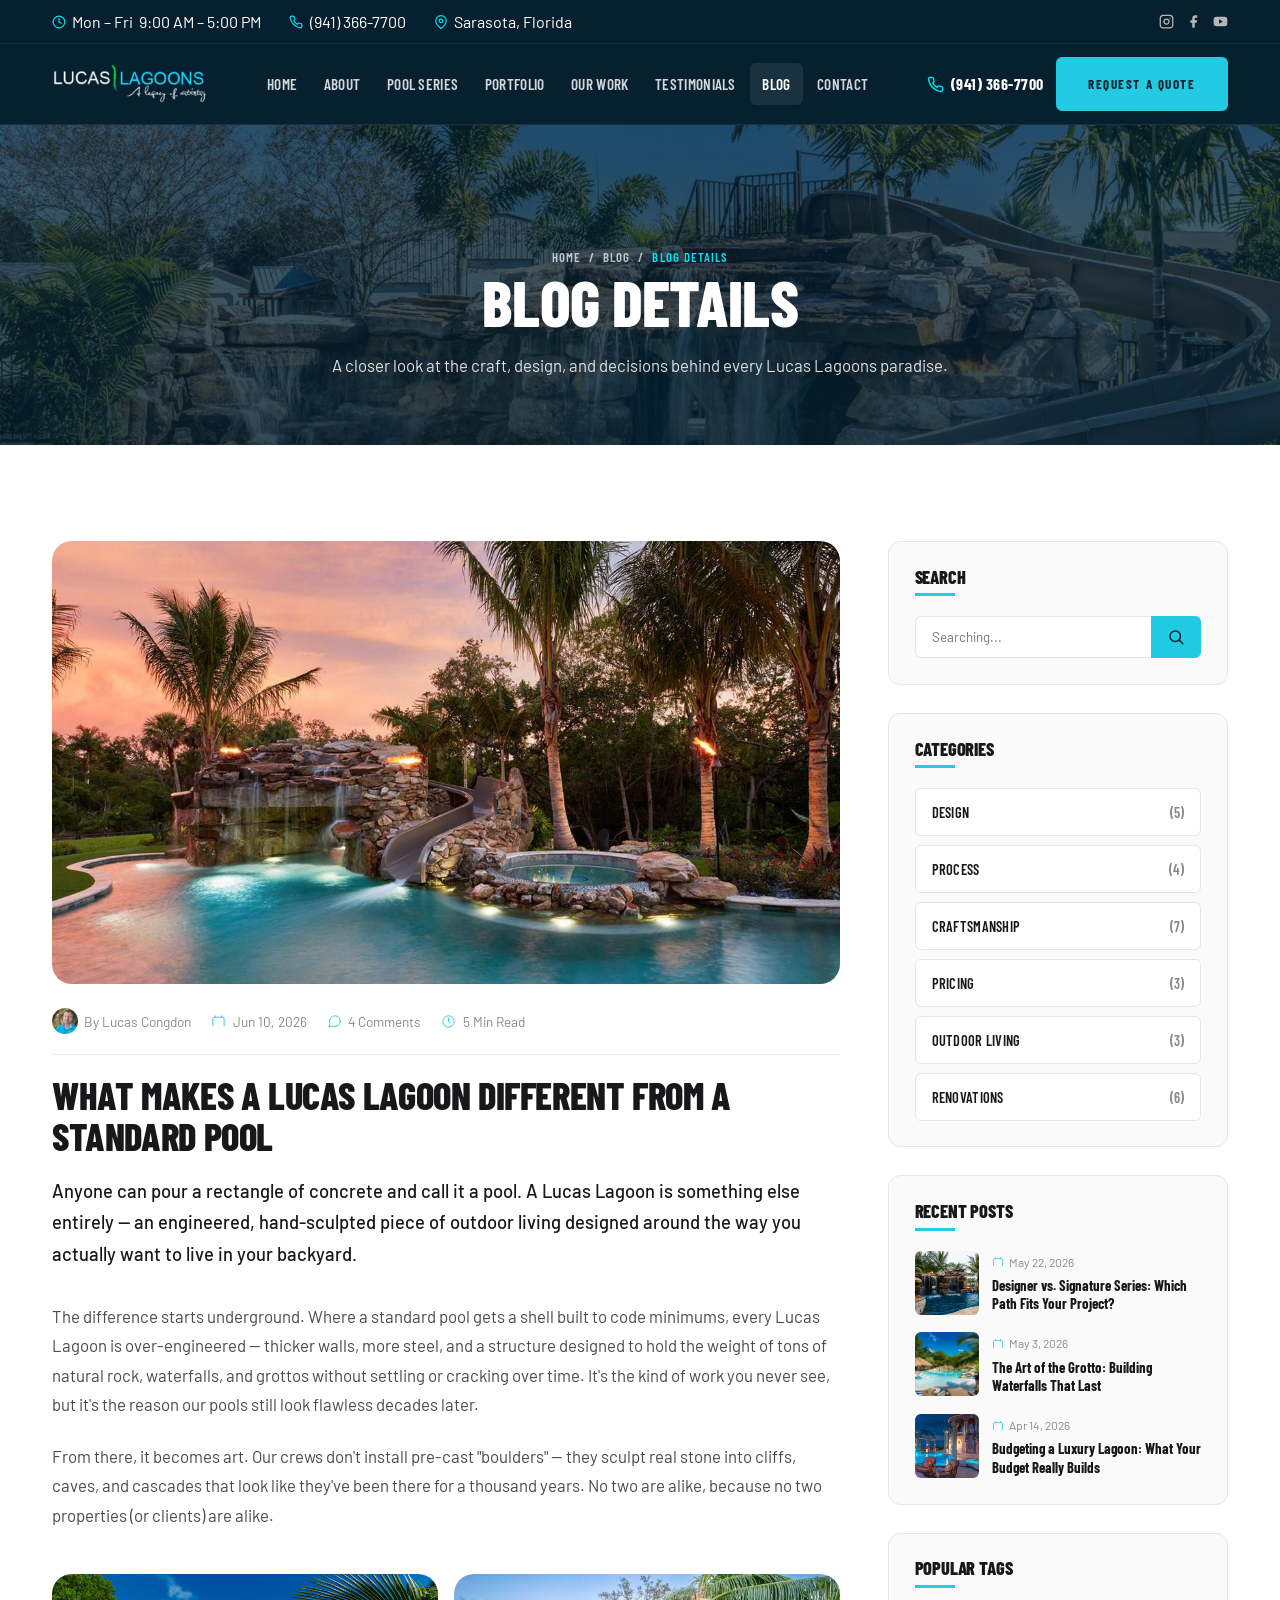
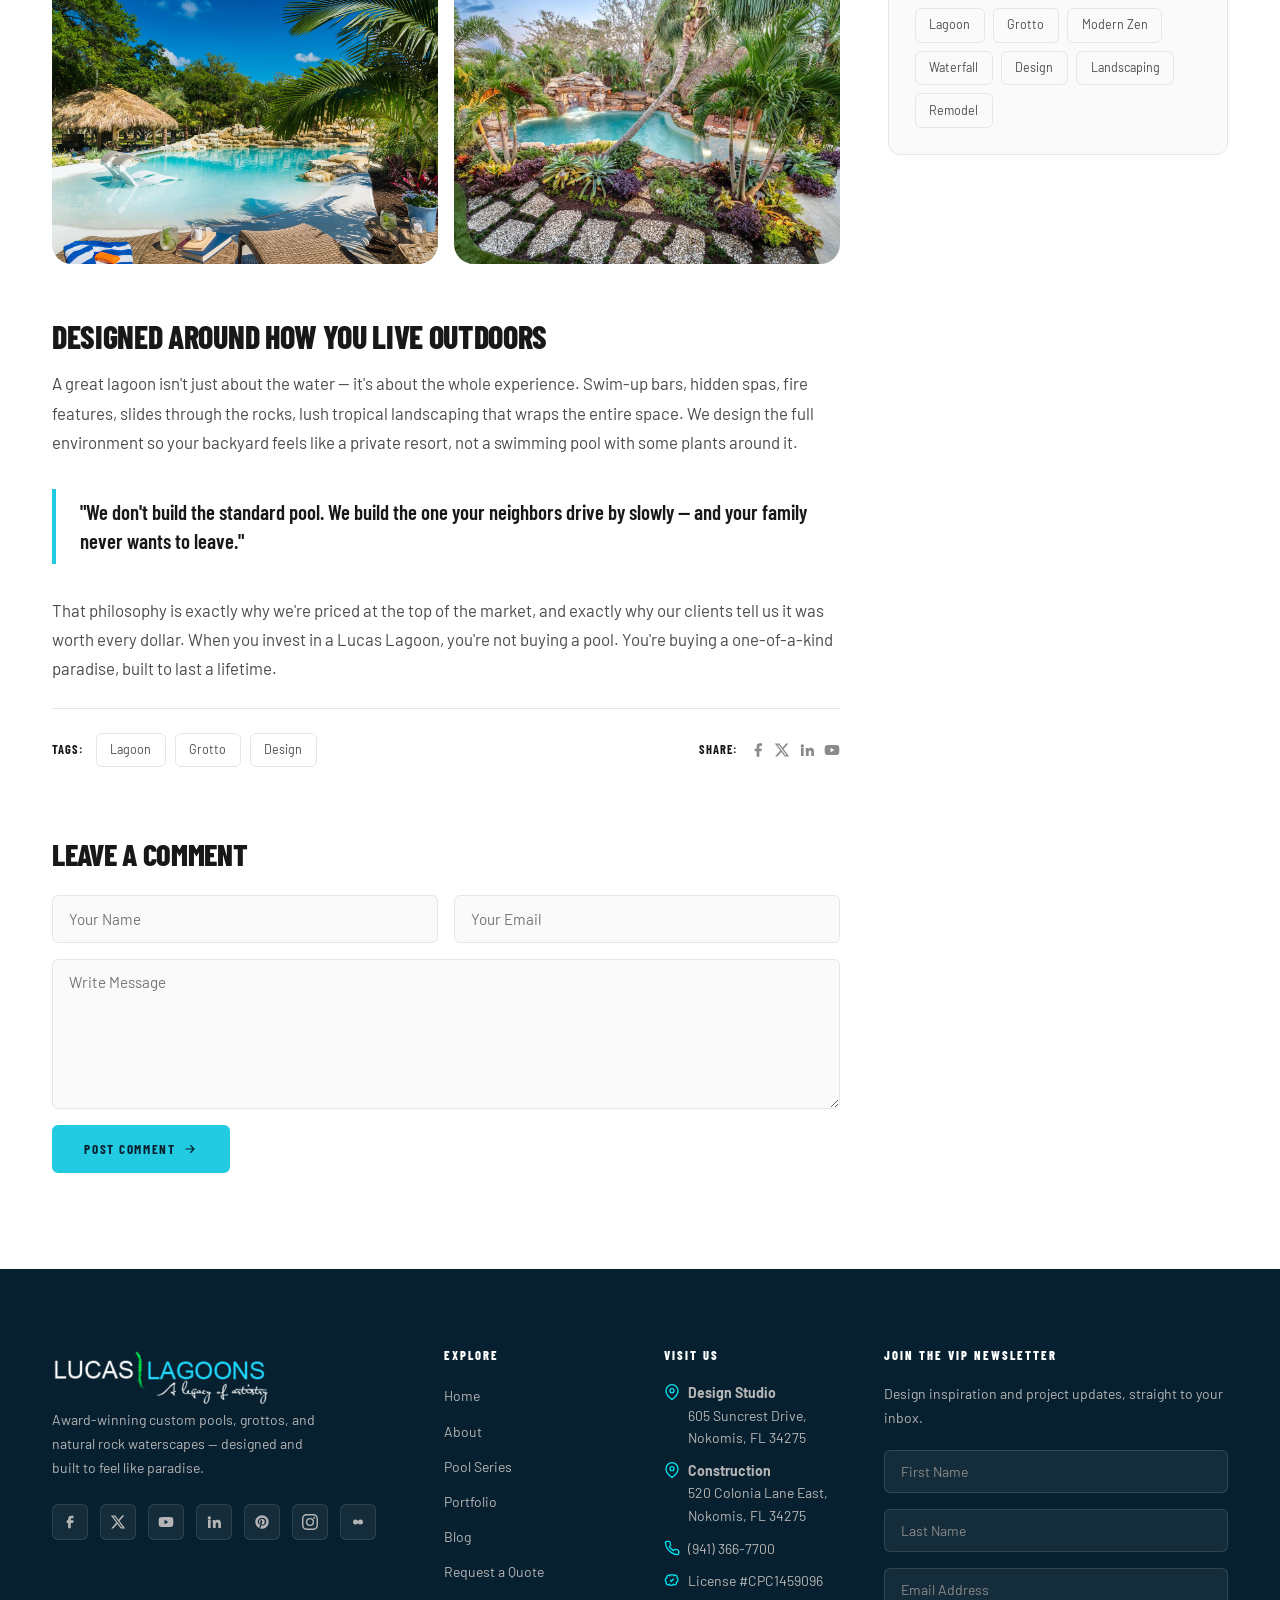
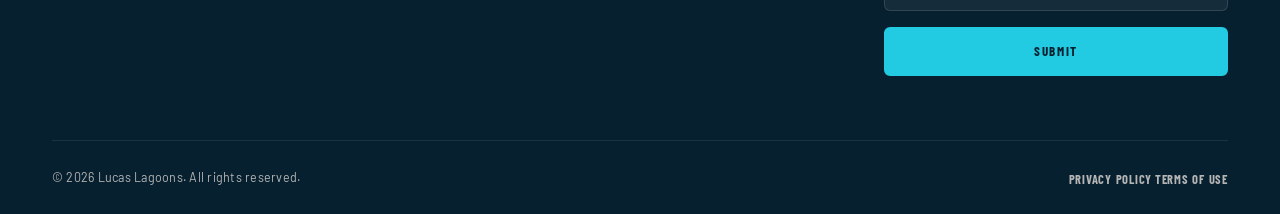
<file: html/blog-post.html>
<!DOCTYPE html>
<html lang="en">
<head>
  <meta charset="UTF-8" />
  <meta name="viewport" content="width=device-width, initial-scale=1.0" />
  <title>What Makes a Lucas Lagoon Different | Lucas Lagoons Blog</title>
  <meta name="description" content="Over-built shells, real rockwork, and design around the way you live outdoors — here's what sets a true Lucas Lagoon apart from a standard pool." />

  <link rel="preconnect" href="https://fonts.googleapis.com" />
  <link rel="preconnect" href="https://fonts.gstatic.com" crossorigin />
  <link rel="stylesheet" href="../global.css" />
  <link rel="stylesheet" href="../css/styles.css" />
  <link rel="stylesheet" href="../css/blog.css" />
</head>
<body>

  <!-- TOPBAR -->
  <div id="topbar">
    <div class="container topbar-inner">
      <div class="topbar-info">
        <span class="topbar-item"><svg viewBox="0 0 24 24" fill="none" stroke="currentColor" stroke-width="2"><circle cx="12" cy="12" r="10"/><path d="M12 6v6l4 2" stroke-linecap="round" stroke-linejoin="round"/></svg>Mon – Fri &nbsp;9:00 AM – 5:00 PM</span>
        <span class="topbar-item"><svg viewBox="0 0 24 24" fill="none" stroke="currentColor" stroke-width="2"><path d="M22 16.92v3a2 2 0 0 1-2.18 2 19.79 19.79 0 0 1-8.63-3.07 19.5 19.5 0 0 1-6-6 19.79 19.79 0 0 1-3.07-8.67A2 2 0 0 1 4.11 2h3a2 2 0 0 1 2 1.72c.13.96.36 1.9.7 2.81a2 2 0 0 1-.45 2.11L8.09 9.91a16 16 0 0 0 6 6l1.27-1.27a2 2 0 0 1 2.11-.45c.91.34 1.85.57 2.81.7A2 2 0 0 1 22 16.92z"/></svg><a href="tel:+19413667700">(941) 366-7700</a></span>
        <span class="topbar-item"><svg viewBox="0 0 24 24" fill="none" stroke="currentColor" stroke-width="2"><path d="M21 10c0 7-9 13-9 13s-9-6-9-13a9 9 0 0 1 18 0z"/><circle cx="12" cy="10" r="3"/></svg>Sarasota, Florida</span>
      </div>
      <div class="topbar-social">
        <a href="https://www.instagram.com/lucaslagoons/" target="_blank" rel="noopener" aria-label="Instagram"><svg viewBox="0 0 24 24" fill="none" stroke="currentColor" stroke-width="2"><rect x="2" y="2" width="20" height="20" rx="5"/><circle cx="12" cy="12" r="4"/><circle cx="17.5" cy="6.5" r="1" fill="currentColor" stroke="none"/></svg></a>
        <a href="https://www.facebook.com/lucaslagoons/" target="_blank" rel="noopener" aria-label="Facebook"><svg viewBox="0 0 24 24" fill="currentColor"><path d="M18 2h-3a5 5 0 0 0-5 5v3H7v4h3v8h4v-8h3l1-4h-4V7a1 1 0 0 1 1-1h3z"/></svg></a>
        <a href="https://www.youtube.com/@lucaslagoons" target="_blank" rel="noopener" aria-label="YouTube"><svg viewBox="0 0 24 24" fill="currentColor"><path d="M23 12s0-3.5-.45-5.18a2.78 2.78 0 0 0-1.95-1.96C18.88 4.4 12 4.4 12 4.4s-6.88 0-8.6.46A2.78 2.78 0 0 0 1.45 6.82C1 8.5 1 12 1 12s0 3.5.45 5.18a2.78 2.78 0 0 0 1.95 1.96c1.72.46 8.6.46 8.6.46s6.88 0 8.6-.46a2.78 2.78 0 0 0 1.95-1.96C23 15.5 23 12 23 12zM9.75 15.5v-7l6 3.5z"/></svg></a>
      </div>
    </div>
  </div>

  <!-- NAVBAR -->
  <header id="navbar">
    <div class="container nav-inner">
      <a href="../index.html" class="nav-logo" aria-label="Lucas Lagoons home">
        <img src="../images/lucas-lagoons-logo.png" alt="Lucas Lagoons" />
      </a>
      <nav aria-label="Primary">
        <ul class="nav-links">
          <li><a href="../index.html">Home</a></li>
          <li><a href="../index.html#about">About</a></li>
          <li><a href="../index.html#series">Pool Series</a></li>
          <li><a href="portfolio.html">Portfolio</a></li>
          <li><a href="../index.html#work">Our Work</a></li>
          <li><a href="../index.html#testimonials">Testimonials</a></li>
          <li><a href="blog.html" class="is-active">Blog</a></li>
          <li><a href="../index.html#contact">Contact</a></li>
        </ul>
      </nav>
      <div class="nav-actions">
        <a href="tel:+19413667700" class="nav-phone">
          <svg viewBox="0 0 24 24" fill="none" stroke="currentColor" stroke-width="2"><path d="M22 16.92v3a2 2 0 0 1-2.18 2 19.79 19.79 0 0 1-8.63-3.07 19.5 19.5 0 0 1-6-6 19.79 19.79 0 0 1-3.07-8.67A2 2 0 0 1 4.11 2h3a2 2 0 0 1 2 1.72c.13.96.36 1.9.7 2.81a2 2 0 0 1-.45 2.11L8.09 9.91a16 16 0 0 0 6 6l1.27-1.27a2 2 0 0 1 2.11-.45c.91.34 1.85.57 2.81.7A2 2 0 0 1 22 16.92z"/></svg>
          (941) 366-7700
        </a>
        <a href="../index.html#contact" class="btn-primary">Request a Quote</a>
        <button class="nav-hamburger" aria-label="Open menu" aria-expanded="false" aria-controls="navDrawer"><span></span><span></span><span></span></button>
      </div>
    </div>
  </header>

  <!-- Mobile drawer -->
  <div class="nav-overlay" data-drawer-close></div>
  <aside class="nav-drawer" id="navDrawer" aria-hidden="true">
    <div class="nav-drawer-head">
      <span class="nav-logo"><img src="../images/lucas-lagoons-logo.png" alt="Lucas Lagoons" /></span>
      <button class="nav-drawer-close" aria-label="Close menu" data-drawer-close><svg viewBox="0 0 24 24" fill="none" stroke="currentColor" stroke-width="2"><path d="M18 6 6 18M6 6l12 12" stroke-linecap="round"/></svg></button>
    </div>
    <nav aria-label="Mobile">
      <ul>
        <li><a href="../index.html" data-drawer-close>Home</a></li>
        <li><a href="../index.html#about" data-drawer-close>About</a></li>
        <li><a href="../index.html#series" data-drawer-close>Pool Series</a></li>
        <li><a href="portfolio.html" data-drawer-close>Portfolio</a></li>
        <li><a href="../index.html#work" data-drawer-close>Our Work</a></li>
        <li><a href="../index.html#testimonials" data-drawer-close>Testimonials</a></li>
        <li><a href="blog.html" data-drawer-close>Blog</a></li>
        <li><a href="../index.html#contact" data-drawer-close>Contact</a></li>
      </ul>
    </nav>
    <div class="nav-drawer-cta"><a href="../index.html#contact" class="btn-primary" data-drawer-close>Request a Quote</a></div>
  </aside>

  <!-- PAGE HERO -->
  <section class="page-hero">
    <div class="page-hero-bg" style="background-image:url('../images/gallery/gallery-2.jpg')"></div>
    <div class="container">
      <p class="page-hero-crumb"><a href="../index.html">Home</a> / <a href="blog.html">Blog</a> / <span>Blog Details</span></p>
      <h1>Blog Details</h1>
      <p style="color:rgba(255,255,255,0.85);max-width:620px;margin:1rem auto 0;">A closer look at the craft, design, and decisions behind every Lucas Lagoons paradise.</p>
    </div>
  </section>

  <!-- ARTICLE -->
  <section class="section-padding article-section">
    <div class="container">
      <div class="article-layout">

        <!-- ── Main column ── -->
        <article class="article-main">
          <img class="article-featured" src="../images/gallery/gallery-11.jpg" alt="A finished Lucas Lagoons custom pool with rock waterfall" />

          <div class="article-meta">
            <span class="article-meta-item"><img class="article-meta-av" src="../images/about/about-lucas.jpg" alt="" />By Lucas Congdon</span>
            <span class="article-meta-item"><svg viewBox="0 0 24 24" fill="none" stroke="currentColor"><path stroke-linecap="round" stroke-linejoin="round" stroke-width="1.5" d="M6.75 3v2.25M17.25 3v2.25M3 18.75V7.5a2.25 2.25 0 012.25-2.25h13.5A2.25 2.25 0 0121 7.5v11.25"/></svg>Jun 10, 2026</span>
            <span class="article-meta-item"><svg viewBox="0 0 24 24" fill="none" stroke="currentColor" stroke-width="1.5"><path stroke-linecap="round" stroke-linejoin="round" d="M21 11.5a8.38 8.38 0 0 1-.9 3.8 8.5 8.5 0 0 1-7.6 4.7 8.38 8.38 0 0 1-3.8-.9L3 21l1.9-5.7a8.38 8.38 0 0 1-.9-3.8 8.5 8.5 0 0 1 4.7-7.6 8.38 8.38 0 0 1 3.8-.9h.5a8.48 8.48 0 0 1 8 8v.5z"/></svg>4 Comments</span>
            <span class="article-meta-item"><svg viewBox="0 0 24 24" fill="none" stroke="currentColor" stroke-width="1.5"><circle cx="12" cy="12" r="9"/><path stroke-linecap="round" stroke-linejoin="round" d="M12 7v5l3 2"/></svg>5 Min Read</span>
          </div>

          <h2 class="article-title">What Makes a Lucas Lagoon Different From a Standard Pool</h2>

          <p class="article-lead">Anyone can pour a rectangle of concrete and call it a pool. A Lucas Lagoon is something else entirely — an engineered, hand-sculpted piece of outdoor living designed around the way you actually want to live in your backyard.</p>

          <div class="article-body">
            <p>The difference starts underground. Where a standard pool gets a shell built to code minimums, every Lucas Lagoon is over-engineered — thicker walls, more steel, and a structure designed to hold the weight of tons of natural rock, waterfalls, and grottos without settling or cracking over time. It's the kind of work you never see, but it's the reason our pools still look flawless decades later.</p>

            <p>From there, it becomes art. Our crews don't install pre-cast "boulders" — they sculpt real stone into cliffs, caves, and cascades that look like they've been there for a thousand years. No two are alike, because no two properties (or clients) are alike.</p>

            <div class="article-img-pair">
              <img src="../images/gallery/gallery-13.jpg" alt="Hand-built rock grotto under construction" loading="lazy" />
              <img src="../images/gallery/gallery-9.jpg" alt="Finished lagoon with waterfall feature" loading="lazy" />
            </div>

            <h2>Designed Around How You Live Outdoors</h2>

            <p>A great lagoon isn't just about the water — it's about the whole experience. Swim-up bars, hidden spas, fire features, slides through the rocks, lush tropical landscaping that wraps the entire space. We design the full environment so your backyard feels like a private resort, not a swimming pool with some plants around it.</p>

            <blockquote class="article-quote">"We don't build the standard pool. We build the one your neighbors drive by slowly — and your family never wants to leave."</blockquote>

            <p>That philosophy is exactly why we're priced at the top of the market, and exactly why our clients tell us it was worth every dollar. When you invest in a Lucas Lagoon, you're not buying a pool. You're buying a one-of-a-kind paradise, built to last a lifetime.</p>
          </div>

          <!-- Tags + social -->
          <div class="article-tags-row">
            <div class="article-tags">
              <span class="article-tags-label">Tags:</span>
              <a href="#" class="tag-pill">Lagoon</a>
              <a href="#" class="tag-pill">Grotto</a>
              <a href="#" class="tag-pill">Design</a>
            </div>
            <div class="article-social">
              <span class="article-social-label">Share:</span>
              <a href="#" aria-label="Facebook"><svg viewBox="0 0 24 24" fill="currentColor"><path d="M18 2h-3a5 5 0 0 0-5 5v3H7v4h3v8h4v-8h3l1-4h-4V7a1 1 0 0 1 1-1h3z"/></svg></a>
              <a href="#" aria-label="X"><svg viewBox="0 0 24 24" fill="currentColor"><path d="M18.244 2.25h3.308l-7.227 8.26 8.502 11.24h-6.656l-5.214-6.817L4.99 21.75H1.68l7.73-8.835L1.254 2.25H8.08l4.713 6.231 5.45-6.231Zm-1.161 17.52h1.833L7.084 4.126H5.117L17.083 19.77Z"/></svg></a>
              <a href="#" aria-label="LinkedIn"><svg viewBox="0 0 24 24" fill="currentColor"><path d="M4.98 3.5a2.5 2.5 0 1 1 0 5 2.5 2.5 0 0 1 0-5zM3 9h4v12H3zM10 9h3.8v1.64h.05c.53-1 1.83-2.05 3.77-2.05 4.03 0 4.78 2.65 4.78 6.1V21h-4v-5.4c0-1.29-.02-2.95-1.8-2.95-1.8 0-2.08 1.4-2.08 2.85V21h-4z"/></svg></a>
              <a href="#" aria-label="YouTube"><svg viewBox="0 0 24 24" fill="currentColor"><path d="M23 12s0-3.5-.45-5.18a2.78 2.78 0 0 0-1.95-1.96C18.88 4.4 12 4.4 12 4.4s-6.88 0-8.6.46A2.78 2.78 0 0 0 1.45 6.82C1 8.5 1 12 1 12s0 3.5.45 5.18a2.78 2.78 0 0 0 1.95 1.96c1.72.46 8.6.46 8.6.46s6.88 0 8.6-.46a2.78 2.78 0 0 0 1.95-1.96C23 15.5 23 12 23 12zM9.75 15.5v-7l6 3.5z"/></svg></a>
            </div>
          </div>

          <!-- Comment form -->
          <div class="comment-form-wrap">
            <h3>Leave a Comment</h3>
            <form class="comment-form" onsubmit="return false">
              <div class="comment-form-row">
                <input type="text" name="name" placeholder="Your Name" aria-label="Your name" required />
                <input type="email" name="email" placeholder="Your Email" aria-label="Your email" required />
              </div>
              <textarea name="message" placeholder="Write Message" aria-label="Your message" required></textarea>
              <button type="submit" class="btn-primary">Post Comment
                <svg class="btn-icon" viewBox="0 0 24 24" fill="none" stroke="currentColor" stroke-width="2"><path d="M5 12h14M13 6l6 6-6 6" stroke-linecap="round" stroke-linejoin="round"/></svg>
              </button>
            </form>
          </div>
        </article>

        <!-- ── Sidebar ── -->
        <aside class="sidebar">

          <!-- Search -->
          <div class="widget">
            <h3 class="widget-title">Search</h3>
            <div class="widget-title-rule"></div>
            <form class="widget-search" onsubmit="return false">
              <input type="search" placeholder="Searching..." aria-label="Search the blog" />
              <button type="submit" aria-label="Search"><svg viewBox="0 0 24 24" fill="none" stroke="currentColor" stroke-width="2"><circle cx="11" cy="11" r="7"/><path d="M21 21l-4.3-4.3" stroke-linecap="round"/></svg></button>
            </form>
          </div>

          <!-- Categories -->
          <div class="widget">
            <h3 class="widget-title">Categories</h3>
            <div class="widget-title-rule"></div>
            <div class="widget-cats">
              <a href="blog.html" class="widget-cat">Design <span>(5)</span></a>
              <a href="blog.html" class="widget-cat">Process <span>(4)</span></a>
              <a href="blog.html" class="widget-cat">Craftsmanship <span>(7)</span></a>
              <a href="blog.html" class="widget-cat">Pricing <span>(3)</span></a>
              <a href="blog.html" class="widget-cat">Outdoor Living <span>(3)</span></a>
              <a href="blog.html" class="widget-cat">Renovations <span>(6)</span></a>
            </div>
          </div>

          <!-- Recent Posts -->
          <div class="widget">
            <h3 class="widget-title">Recent Posts</h3>
            <div class="widget-title-rule"></div>
            <div class="widget-recent">
              <a href="blog-post.html" class="recent-post">
                <img src="../images/gallery/gallery-12.jpg" alt="" loading="lazy" />
                <div>
                  <div class="recent-post-date"><svg viewBox="0 0 24 24" fill="none" stroke="currentColor"><path stroke-linecap="round" stroke-linejoin="round" stroke-width="1.5" d="M6.75 3v2.25M17.25 3v2.25M3 18.75V7.5a2.25 2.25 0 012.25-2.25h13.5A2.25 2.25 0 0121 7.5v11.25"/></svg>May 22, 2026</div>
                  <div class="recent-post-title">Designer vs. Signature Series: Which Path Fits Your Project?</div>
                </div>
              </a>
              <a href="blog-post.html" class="recent-post">
                <img src="../images/gallery/gallery-13.jpg" alt="" loading="lazy" />
                <div>
                  <div class="recent-post-date"><svg viewBox="0 0 24 24" fill="none" stroke="currentColor"><path stroke-linecap="round" stroke-linejoin="round" stroke-width="1.5" d="M6.75 3v2.25M17.25 3v2.25M3 18.75V7.5a2.25 2.25 0 012.25-2.25h13.5A2.25 2.25 0 0121 7.5v11.25"/></svg>May 3, 2026</div>
                  <div class="recent-post-title">The Art of the Grotto: Building Waterfalls That Last</div>
                </div>
              </a>
              <a href="blog-post.html" class="recent-post">
                <img src="../images/gallery/gallery-14.jpg" alt="" loading="lazy" />
                <div>
                  <div class="recent-post-date"><svg viewBox="0 0 24 24" fill="none" stroke="currentColor"><path stroke-linecap="round" stroke-linejoin="round" stroke-width="1.5" d="M6.75 3v2.25M17.25 3v2.25M3 18.75V7.5a2.25 2.25 0 012.25-2.25h13.5A2.25 2.25 0 0121 7.5v11.25"/></svg>Apr 14, 2026</div>
                  <div class="recent-post-title">Budgeting a Luxury Lagoon: What Your Budget Really Builds</div>
                </div>
              </a>
            </div>
          </div>

          <!-- Popular Tags -->
          <div class="widget">
            <h3 class="widget-title">Popular Tags</h3>
            <div class="widget-title-rule"></div>
            <div class="widget-tags">
              <a href="#" class="tag-pill">Lagoon</a>
              <a href="#" class="tag-pill">Grotto</a>
              <a href="#" class="tag-pill">Modern Zen</a>
              <a href="#" class="tag-pill">Waterfall</a>
              <a href="#" class="tag-pill">Design</a>
              <a href="#" class="tag-pill">Landscaping</a>
              <a href="#" class="tag-pill">Remodel</a>
            </div>
          </div>

        </aside>

      </div>
    </div>
  </section>

  <!-- FOOTER -->
  <footer id="footer">
    <div class="container">
      <div class="footer-grid">
        <div class="footer-col footer-brand">
          <img class="footer-logo" src="../images/lucas-lagoons-logo.png" alt="Lucas Lagoons" />
          <p>Award-winning custom pools, grottos, and natural rock waterscapes — designed and built to feel like paradise.</p>
          <div class="footer-social">
            <a href="https://www.facebook.com/lucaslagoons/" target="_blank" rel="noopener" aria-label="Facebook"><svg viewBox="0 0 24 24" fill="currentColor"><path d="M9.198 21.5h4v-8.01h3.604l.396-3.98h-4V7.5a1 1 0 0 1 1-1h3v-4h-3a5 5 0 0 0-5 5v2.01h-2l-.396 3.98h2.396v8.01Z"/></svg></a>
            <a href="https://x.com/lucaslagoons" target="_blank" rel="noopener" aria-label="X (Twitter)"><svg viewBox="0 0 24 24" fill="currentColor"><path d="M18.244 2.25h3.308l-7.227 8.26 8.502 11.24h-6.656l-5.214-6.817L4.99 21.75H1.68l7.73-8.835L1.254 2.25H8.08l4.713 6.231 5.45-6.231Zm-1.161 17.52h1.833L7.084 4.126H5.117L17.083 19.77Z"/></svg></a>
            <a href="https://www.youtube.com/@lucaslagoons" target="_blank" rel="noopener" aria-label="YouTube"><svg viewBox="0 0 24 24" fill="currentColor"><path d="M23 12s0-3.5-.45-5.18a2.78 2.78 0 0 0-1.95-1.96C18.88 4.4 12 4.4 12 4.4s-6.88 0-8.6.46A2.78 2.78 0 0 0 1.45 6.82C1 8.5 1 12 1 12s0 3.5.45 5.18a2.78 2.78 0 0 0 1.95 1.96c1.72.46 8.6.46 8.6.46s6.88 0 8.6-.46a2.78 2.78 0 0 0 1.95-1.96C23 15.5 23 12 23 12zM9.75 15.5v-7l6 3.5z"/></svg></a>
            <a href="https://www.linkedin.com/company/lucaslagoons" target="_blank" rel="noopener" aria-label="LinkedIn"><svg viewBox="0 0 24 24" fill="currentColor"><path d="M4.98 3.5a2.5 2.5 0 1 1 0 5 2.5 2.5 0 0 1 0-5zM3 9h4v12H3zM10 9h3.8v1.64h.05c.53-1 1.83-2.05 3.77-2.05 4.03 0 4.78 2.65 4.78 6.1V21h-4v-5.4c0-1.29-.02-2.95-1.8-2.95-1.8 0-2.08 1.4-2.08 2.85V21h-4z"/></svg></a>
            <a href="https://www.pinterest.com/lucaslagoons/" target="_blank" rel="noopener" aria-label="Pinterest"><svg viewBox="0 0 24 24" fill="currentColor"><path d="M12 2C6.48 2 2 6.48 2 12c0 4.24 2.64 7.86 6.36 9.32-.09-.79-.17-2.01.03-2.88.18-.78 1.18-4.97 1.18-4.97s-.3-.6-.3-1.49c0-1.4.81-2.44 1.82-2.44.86 0 1.27.64 1.27 1.41 0 .86-.55 2.15-.83 3.34-.24.99.5 1.8 1.48 1.8 1.78 0 3.14-1.87 3.14-4.58 0-2.39-1.72-4.07-4.18-4.07-2.85 0-4.52 2.13-4.52 4.34 0 .86.33 1.78.74 2.28.08.1.09.19.07.29-.08.32-.25 1-.28 1.14-.04.18-.15.22-.34.13-1.26-.59-2.05-2.43-2.05-3.91 0-3.18 2.31-6.1 6.66-6.1 3.5 0 6.22 2.49 6.22 5.82 0 3.47-2.19 6.27-5.23 6.27-1.02 0-1.98-.53-2.31-1.16l-.63 2.4c-.23.87-.85 1.97-1.26 2.64.95.29 1.95.45 3 .45 5.52 0 10-4.48 10-10S17.52 2 12 2z"/></svg></a>
            <a href="https://www.instagram.com/lucaslagoons/" target="_blank" rel="noopener" aria-label="Instagram"><svg viewBox="0 0 24 24" fill="currentColor"><path d="M12 2.163c3.204 0 3.584.012 4.85.07 3.252.148 4.771 1.691 4.919 4.919.058 1.265.069 1.645.069 4.849 0 3.205-.012 3.584-.069 4.849-.149 3.225-1.664 4.771-4.919 4.919-1.266.058-1.644.07-4.85.07-3.204 0-3.584-.012-4.849-.07-3.26-.149-4.771-1.699-4.919-4.92-.058-1.265-.07-1.644-.07-4.849 0-3.204.013-3.583.07-4.849.149-3.227 1.664-4.771 4.919-4.919 1.266-.057 1.645-.069 4.849-.069zM12 0C8.741 0 8.333.014 7.053.072 2.695.272.273 2.69.073 7.052.014 8.333 0 8.741 0 12c0 3.259.014 3.668.072 4.948.2 4.358 2.618 6.78 6.98 6.98C8.333 23.986 8.741 24 12 24c3.259 0 3.668-.014 4.948-.072 4.354-.2 6.782-2.618 6.979-6.98.059-1.28.073-1.689.073-4.948 0-3.259-.014-3.667-.072-4.947-.196-4.354-2.617-6.78-6.979-6.98C15.668.014 15.259 0 12 0zm0 5.838a6.162 6.162 0 100 12.324 6.162 6.162 0 000-12.324zM12 16a4 4 0 110-8 4 4 0 010 8zm6.406-11.845a1.44 1.44 0 100 2.881 1.44 1.44 0 000-2.881z"/></svg></a>
            <a href="https://www.flickr.com/photos/lucaslagoons/" target="_blank" rel="noopener" aria-label="Flickr"><svg viewBox="0 0 24 24" fill="currentColor"><circle cx="8.3" cy="12" r="3.8"/><circle cx="15.7" cy="12" r="3.8"/></svg></a>
          </div>
        </div>
        <div class="footer-col footer-nav">
          <h4>Explore</h4>
          <ul>
            <li><a href="../index.html">Home</a></li>
            <li><a href="../index.html#about">About</a></li>
            <li><a href="../index.html#series">Pool Series</a></li>
            <li><a href="portfolio.html">Portfolio</a></li>
            <li><a href="blog.html">Blog</a></li>
            <li><a href="../index.html#contact">Request a Quote</a></li>
          </ul>
        </div>
        <div class="footer-col footer-contact">
          <h4>Visit Us</h4>
          <address>
            <p><svg viewBox="0 0 24 24" fill="none" stroke="currentColor" stroke-width="2"><path d="M21 10c0 7-9 13-9 13s-9-6-9-13a9 9 0 0 1 18 0z"/><circle cx="12" cy="10" r="3"/></svg><span><strong>Design Studio</strong><br />605 Suncrest Drive, Nokomis, FL 34275</span></p>
            <p><svg viewBox="0 0 24 24" fill="none" stroke="currentColor" stroke-width="2"><path d="M21 10c0 7-9 13-9 13s-9-6-9-13a9 9 0 0 1 18 0z"/><circle cx="12" cy="10" r="3"/></svg><span><strong>Construction</strong><br />520 Colonia Lane East, Nokomis, FL 34275</span></p>
            <a href="tel:+19413667700"><svg viewBox="0 0 24 24" fill="none" stroke="currentColor" stroke-width="2"><path d="M22 16.92v3a2 2 0 0 1-2.18 2 19.79 19.79 0 0 1-8.63-3.07 19.5 19.5 0 0 1-6-6 19.79 19.79 0 0 1-3.07-8.67A2 2 0 0 1 4.11 2h3a2 2 0 0 1 2 1.72c.13.96.36 1.9.7 2.81a2 2 0 0 1-.45 2.11L8.09 9.91a16 16 0 0 0 6 6l1.27-1.27a2 2 0 0 1 2.11-.45c.91.34 1.85.57 2.81.7A2 2 0 0 1 22 16.92z"/></svg>(941) 366-7700</a>
            <p><svg viewBox="0 0 24 24" fill="none" stroke="currentColor" stroke-width="2"><path d="M9 12l2 2 4-4"/><path d="M21 12c0 1.66-1 3-2.5 3.5.5 1.5 0 3-1.5 3.5-1 .5-2 .5-3-.5-.5 1-1.5 1.5-3 1.5s-2.5-.5-3-1.5c-1 1-2 1-3 .5-1.5-.5-2-2-1.5-3.5C3 15 2 13.66 2 12s1-3 2.5-3.5C4 7 4.5 5.5 6 5c1-.5 2-.5 3 .5.5-1 1.5-1.5 3-1.5s2.5.5 3 1.5c1-1 2-1 3-.5 1.5.5 2 2 1.5 3.5C20 9 21 10.34 21 12z"/></svg><span>License #CPC1459096</span></p>
          </address>
        </div>
        <div class="footer-col footer-newsletter">
          <h4>Join The VIP Newsletter</h4>
          <p>Design inspiration and project updates, straight to your inbox.</p>
          <form class="footer-form" onsubmit="return false">
            <div class="footer-form-row">
              <input type="text" name="fname" placeholder="First Name" aria-label="First name" required />
              <input type="text" name="lname" placeholder="Last Name" aria-label="Last name" required />
            </div>
            <input type="email" name="email" placeholder="Email Address" aria-label="Email address" required />
            <button type="submit" class="btn-primary">Submit</button>
          </form>
        </div>
      </div>
      <div class="footer-bottom">
        <p>© 2026 Lucas Lagoons. All rights reserved.</p>
        <div class="footer-legal">
          <a href="#" class="footer-privacy">Privacy Policy</a>
          <a href="#" class="footer-privacy">Terms of Use</a>
        </div>
      </div>
    </div>
  </footer>

  <button class="scroll-top-btn" aria-label="Back to top">
    <svg viewBox="0 0 24 24" fill="none" stroke="currentColor" stroke-width="2"><path d="M12 19V5M5 12l7-7 7 7" stroke-linecap="round" stroke-linejoin="round"/></svg>
  </button>

  <script src="../js/main.js"></script>
</body>
</html>
</file>
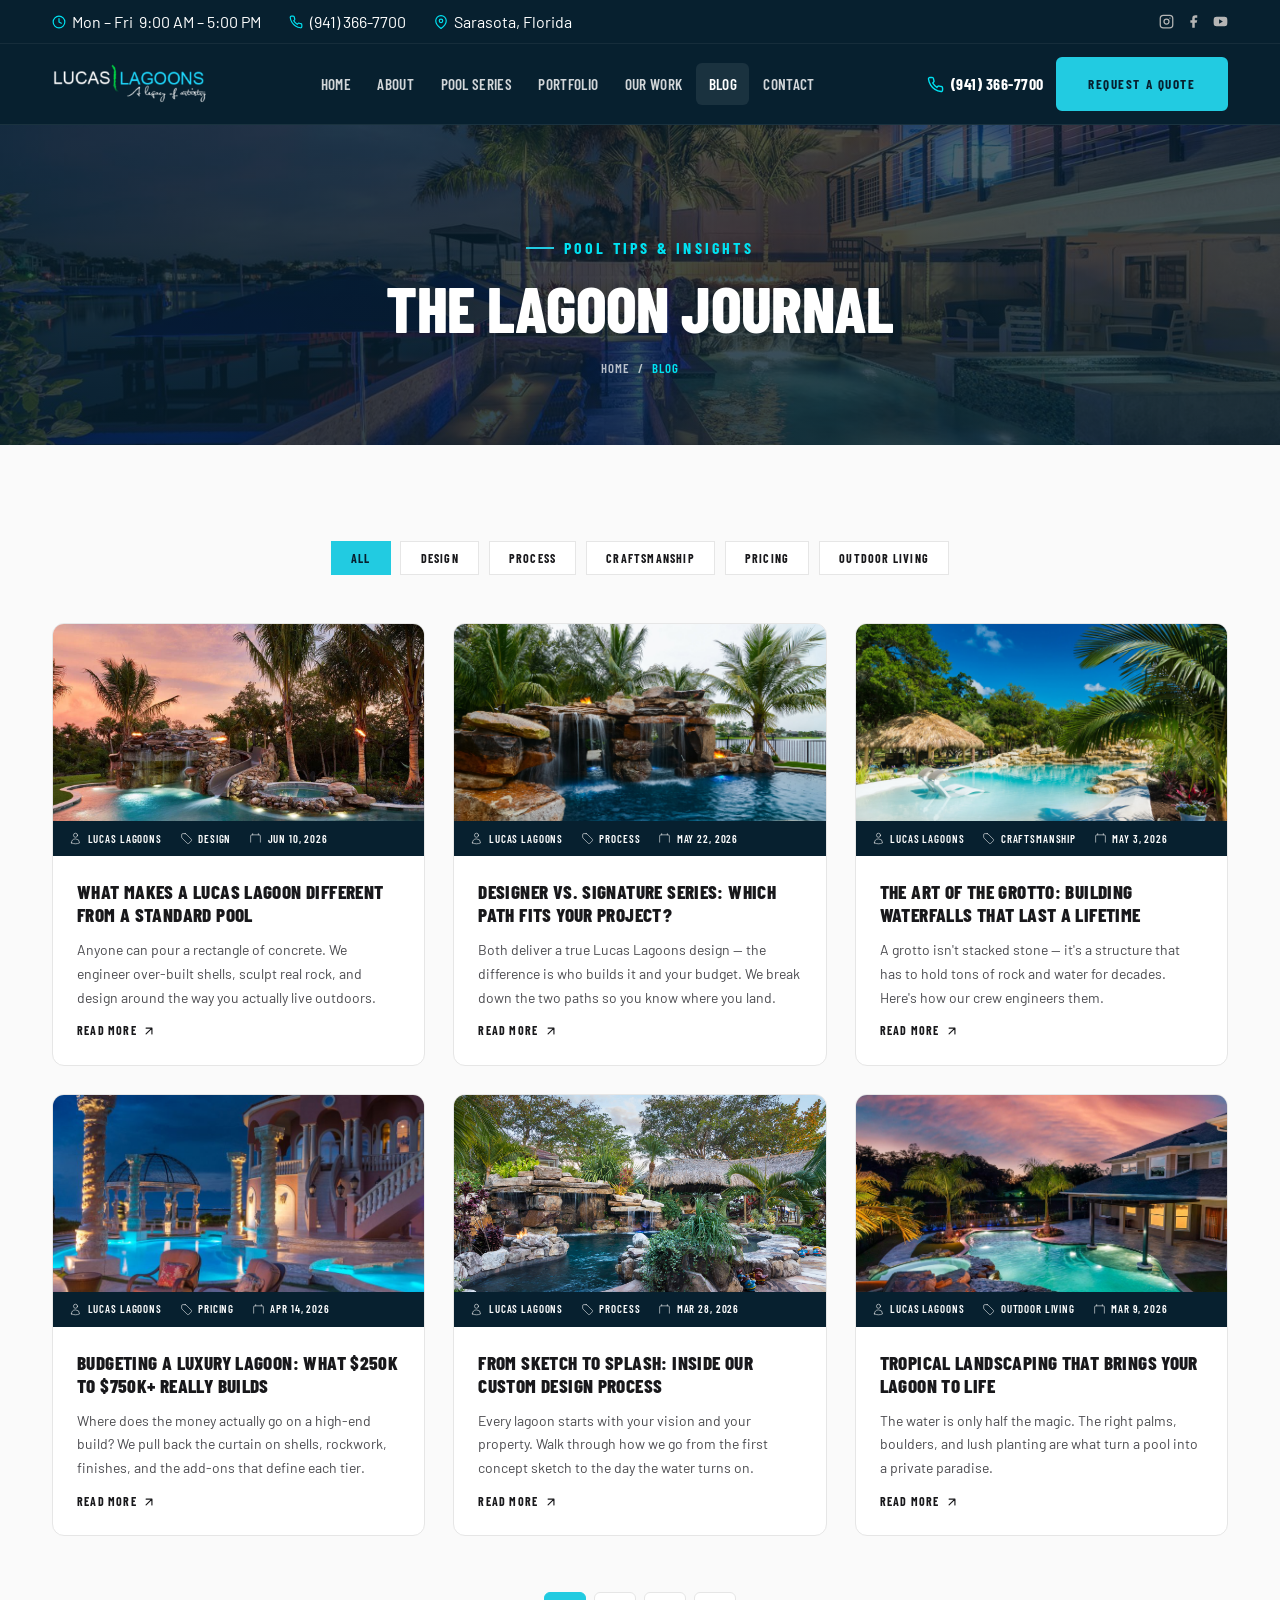
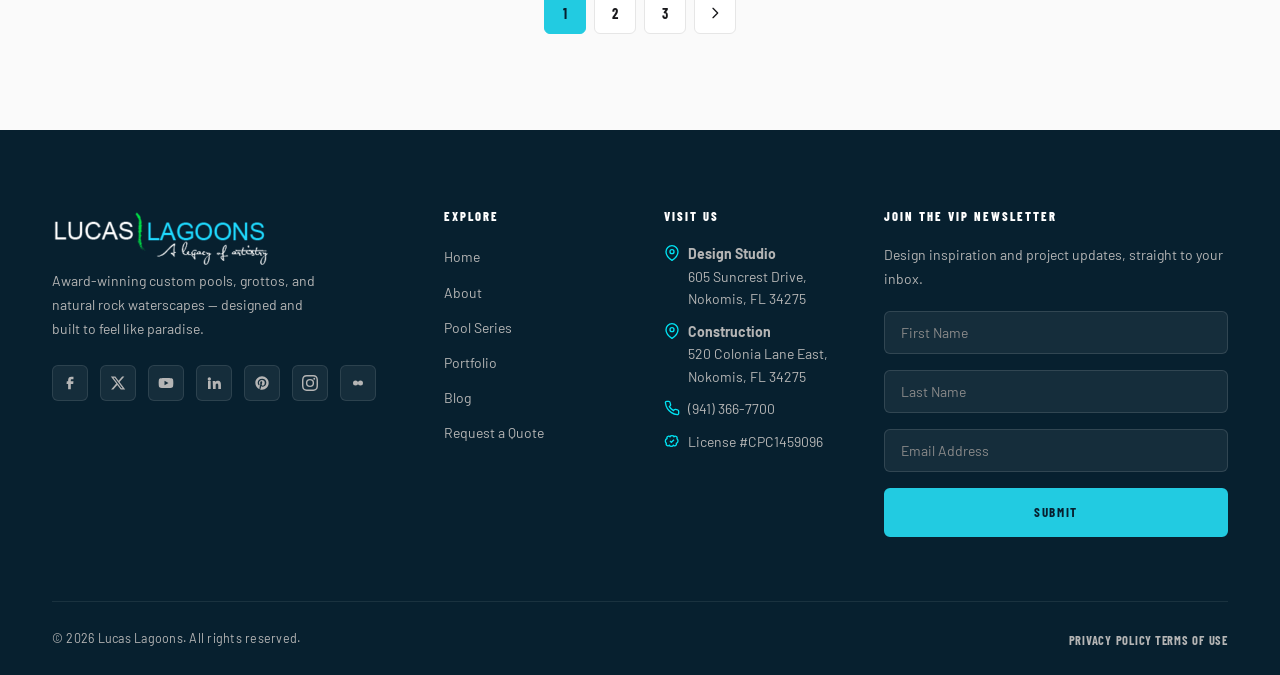
<file: html/blog.html>
<!DOCTYPE html>
<html lang="en">
<head>
  <meta charset="UTF-8" />
  <meta name="viewport" content="width=device-width, initial-scale=1.0" />
  <title>The Lagoon Journal | Lucas Lagoons Blog</title>
  <meta name="description" content="Design inspiration, process deep-dives, and honest advice on building luxury custom pools, grottos, and waterscapes — from the Lucas Lagoons team." />

  <link rel="preconnect" href="https://fonts.googleapis.com" />
  <link rel="preconnect" href="https://fonts.gstatic.com" crossorigin />
  <link rel="stylesheet" href="../global.css" />
  <link rel="stylesheet" href="../css/styles.css" />
  <link rel="stylesheet" href="../css/blog.css" />
</head>
<body>

  <!-- TOPBAR -->
  <div id="topbar">
    <div class="container topbar-inner">
      <div class="topbar-info">
        <span class="topbar-item"><svg viewBox="0 0 24 24" fill="none" stroke="currentColor" stroke-width="2"><circle cx="12" cy="12" r="10"/><path d="M12 6v6l4 2" stroke-linecap="round" stroke-linejoin="round"/></svg>Mon – Fri &nbsp;9:00 AM – 5:00 PM</span>
        <span class="topbar-item"><svg viewBox="0 0 24 24" fill="none" stroke="currentColor" stroke-width="2"><path d="M22 16.92v3a2 2 0 0 1-2.18 2 19.79 19.79 0 0 1-8.63-3.07 19.5 19.5 0 0 1-6-6 19.79 19.79 0 0 1-3.07-8.67A2 2 0 0 1 4.11 2h3a2 2 0 0 1 2 1.72c.13.96.36 1.9.7 2.81a2 2 0 0 1-.45 2.11L8.09 9.91a16 16 0 0 0 6 6l1.27-1.27a2 2 0 0 1 2.11-.45c.91.34 1.85.57 2.81.7A2 2 0 0 1 22 16.92z"/></svg><a href="tel:+19413667700">(941) 366-7700</a></span>
        <span class="topbar-item"><svg viewBox="0 0 24 24" fill="none" stroke="currentColor" stroke-width="2"><path d="M21 10c0 7-9 13-9 13s-9-6-9-13a9 9 0 0 1 18 0z"/><circle cx="12" cy="10" r="3"/></svg>Sarasota, Florida</span>
      </div>
      <div class="topbar-social">
        <a href="https://www.instagram.com/lucaslagoons/" target="_blank" rel="noopener" aria-label="Instagram"><svg viewBox="0 0 24 24" fill="none" stroke="currentColor" stroke-width="2"><rect x="2" y="2" width="20" height="20" rx="5"/><circle cx="12" cy="12" r="4"/><circle cx="17.5" cy="6.5" r="1" fill="currentColor" stroke="none"/></svg></a>
        <a href="https://www.facebook.com/lucaslagoons/" target="_blank" rel="noopener" aria-label="Facebook"><svg viewBox="0 0 24 24" fill="currentColor"><path d="M18 2h-3a5 5 0 0 0-5 5v3H7v4h3v8h4v-8h3l1-4h-4V7a1 1 0 0 1 1-1h3z"/></svg></a>
        <a href="https://www.youtube.com/@lucaslagoons" target="_blank" rel="noopener" aria-label="YouTube"><svg viewBox="0 0 24 24" fill="currentColor"><path d="M23 12s0-3.5-.45-5.18a2.78 2.78 0 0 0-1.95-1.96C18.88 4.4 12 4.4 12 4.4s-6.88 0-8.6.46A2.78 2.78 0 0 0 1.45 6.82C1 8.5 1 12 1 12s0 3.5.45 5.18a2.78 2.78 0 0 0 1.95 1.96c1.72.46 8.6.46 8.6.46s6.88 0 8.6-.46a2.78 2.78 0 0 0 1.95-1.96C23 15.5 23 12 23 12zM9.75 15.5v-7l6 3.5z"/></svg></a>
      </div>
    </div>
  </div>

  <!-- NAVBAR -->
  <header id="navbar">
    <div class="container nav-inner">
      <a href="../index.html" class="nav-logo" aria-label="Lucas Lagoons home">
        <img src="../images/lucas-lagoons-logo.png" alt="Lucas Lagoons" />
      </a>
      <nav aria-label="Primary">
        <ul class="nav-links">
          <li><a href="../index.html">Home</a></li>
          <li><a href="../index.html#about">About</a></li>
          <li><a href="../index.html#series">Pool Series</a></li>
          <li><a href="../index.html#portfolio">Portfolio</a></li>
          <li><a href="../index.html#work">Our Work</a></li>
          <li><a href="blog.html" class="is-active">Blog</a></li>
          <li><a href="../index.html#contact">Contact</a></li>
        </ul>
      </nav>
      <div class="nav-actions">
        <a href="tel:+19413667700" class="nav-phone">
          <svg viewBox="0 0 24 24" fill="none" stroke="currentColor" stroke-width="2"><path d="M22 16.92v3a2 2 0 0 1-2.18 2 19.79 19.79 0 0 1-8.63-3.07 19.5 19.5 0 0 1-6-6 19.79 19.79 0 0 1-3.07-8.67A2 2 0 0 1 4.11 2h3a2 2 0 0 1 2 1.72c.13.96.36 1.9.7 2.81a2 2 0 0 1-.45 2.11L8.09 9.91a16 16 0 0 0 6 6l1.27-1.27a2 2 0 0 1 2.11-.45c.91.34 1.85.57 2.81.7A2 2 0 0 1 22 16.92z"/></svg>
          (941) 366-7700
        </a>
        <a href="../index.html#contact" class="btn-primary">Request a Quote</a>
        <button class="nav-hamburger" aria-label="Open menu" aria-expanded="false" aria-controls="navDrawer"><span></span><span></span><span></span></button>
      </div>
    </div>
  </header>

  <!-- Mobile drawer -->
  <div class="nav-overlay" data-drawer-close></div>
  <aside class="nav-drawer" id="navDrawer" aria-hidden="true">
    <div class="nav-drawer-head">
      <span class="nav-logo"><img src="../images/lucas-lagoons-logo.png" alt="Lucas Lagoons" /></span>
      <button class="nav-drawer-close" aria-label="Close menu" data-drawer-close><svg viewBox="0 0 24 24" fill="none" stroke="currentColor" stroke-width="2"><path d="M18 6 6 18M6 6l12 12" stroke-linecap="round"/></svg></button>
    </div>
    <nav aria-label="Mobile">
      <ul>
        <li><a href="../index.html" data-drawer-close>Home</a></li>
        <li><a href="../index.html#about" data-drawer-close>About</a></li>
        <li><a href="../index.html#series" data-drawer-close>Pool Series</a></li>
        <li><a href="../index.html#portfolio" data-drawer-close>Portfolio</a></li>
        <li><a href="../index.html#work" data-drawer-close>Our Work</a></li>
        <li><a href="blog.html" data-drawer-close>Blog</a></li>
        <li><a href="../index.html#contact" data-drawer-close>Contact</a></li>
      </ul>
    </nav>
    <div class="nav-drawer-cta"><a href="../index.html#contact" class="btn-primary" data-drawer-close>Request a Quote</a></div>
  </aside>

  <!-- PAGE HERO -->
  <section class="page-hero">
    <div class="page-hero-bg" style="background-image:url('../images/gallery/gallery-5.jpg')"></div>
    <div class="container">
      <p class="eyebrow is-centered">Pool Tips &amp; Insights</p>
      <h1>The Lagoon Journal</h1>
      <p class="page-hero-crumb"><a href="../index.html">Home</a> / <span>Blog</span></p>
    </div>
  </section>

  <!-- BLOG LISTING -->
  <section class="section-padding blog-page">
    <div class="container">

      <!-- Category filters (visual for now) -->
      <div class="blog-cats">
        <button class="blog-cat is-active">All</button>
        <button class="blog-cat">Design</button>
        <button class="blog-cat">Process</button>
        <button class="blog-cat">Craftsmanship</button>
        <button class="blog-cat">Pricing</button>
        <button class="blog-cat">Outdoor Living</button>
      </div>

      <div class="blog-grid">

        <article class="blog-card">
          <div class="blog-card-img-wrap">
            <img src="../images/gallery/gallery-11.jpg" alt="What makes a Lucas Lagoon different from a standard pool" loading="lazy" decoding="async" />
            <div class="blog-card-meta">
              <span class="blog-meta-item"><svg viewBox="0 0 24 24" fill="none" stroke="currentColor"><path stroke-linecap="round" stroke-linejoin="round" stroke-width="1.5" d="M15.75 6a3.75 3.75 0 11-7.5 0 3.75 3.75 0 017.5 0zM4.501 20.118a7.5 7.5 0 0114.998 0A17.933 17.933 0 0112 21.75c-2.676 0-5.216-.584-7.499-1.632z"/></svg>Lucas Lagoons</span>
              <span class="blog-meta-item"><svg viewBox="0 0 24 24" fill="none" stroke="currentColor"><path stroke-linecap="round" stroke-linejoin="round" stroke-width="1.5" d="M9.568 3H5.25A2.25 2.25 0 003 5.25v4.318c0 .597.237 1.17.659 1.591l9.581 9.581c.699.699 1.78.872 2.607.33a18.095 18.095 0 005.223-5.223c.542-.827.369-1.908-.33-2.607L11.16 3.66A2.25 2.25 0 009.568 3z"/></svg>Design</span>
              <span class="blog-meta-item"><svg viewBox="0 0 24 24" fill="none" stroke="currentColor"><path stroke-linecap="round" stroke-linejoin="round" stroke-width="1.5" d="M6.75 3v2.25M17.25 3v2.25M3 18.75V7.5a2.25 2.25 0 012.25-2.25h13.5A2.25 2.25 0 0121 7.5v11.25"/></svg>Jun 10, 2026</span>
            </div>
          </div>
          <div class="blog-card-body">
            <h3 class="blog-card-title">What Makes a Lucas Lagoon Different From a Standard Pool</h3>
            <p class="blog-card-excerpt">Anyone can pour a rectangle of concrete. We engineer over-built shells, sculpt real rock, and design around the way you actually live outdoors.</p>
            <a href="blog-post.html" class="blog-card-link">Read More <svg viewBox="0 0 24 24" fill="none" stroke="currentColor"><path stroke-linecap="round" stroke-linejoin="round" stroke-width="2" d="M7 17L17 7M17 7H7M17 7v10"/></svg></a>
          </div>
        </article>

        <article class="blog-card">
          <div class="blog-card-img-wrap">
            <img src="../images/gallery/gallery-12.jpg" alt="Designer vs Signature Series" loading="lazy" decoding="async" />
            <div class="blog-card-meta">
              <span class="blog-meta-item"><svg viewBox="0 0 24 24" fill="none" stroke="currentColor"><path stroke-linecap="round" stroke-linejoin="round" stroke-width="1.5" d="M15.75 6a3.75 3.75 0 11-7.5 0 3.75 3.75 0 017.5 0zM4.501 20.118a7.5 7.5 0 0114.998 0A17.933 17.933 0 0112 21.75c-2.676 0-5.216-.584-7.499-1.632z"/></svg>Lucas Lagoons</span>
              <span class="blog-meta-item"><svg viewBox="0 0 24 24" fill="none" stroke="currentColor"><path stroke-linecap="round" stroke-linejoin="round" stroke-width="1.5" d="M9.568 3H5.25A2.25 2.25 0 003 5.25v4.318c0 .597.237 1.17.659 1.591l9.581 9.581c.699.699 1.78.872 2.607.33a18.095 18.095 0 005.223-5.223c.542-.827.369-1.908-.33-2.607L11.16 3.66A2.25 2.25 0 009.568 3z"/></svg>Process</span>
              <span class="blog-meta-item"><svg viewBox="0 0 24 24" fill="none" stroke="currentColor"><path stroke-linecap="round" stroke-linejoin="round" stroke-width="1.5" d="M6.75 3v2.25M17.25 3v2.25M3 18.75V7.5a2.25 2.25 0 012.25-2.25h13.5A2.25 2.25 0 0121 7.5v11.25"/></svg>May 22, 2026</span>
            </div>
          </div>
          <div class="blog-card-body">
            <h3 class="blog-card-title">Designer vs. Signature Series: Which Path Fits Your Project?</h3>
            <p class="blog-card-excerpt">Both deliver a true Lucas Lagoons design — the difference is who builds it and your budget. We break down the two paths so you know where you land.</p>
            <a href="blog-post.html" class="blog-card-link">Read More <svg viewBox="0 0 24 24" fill="none" stroke="currentColor"><path stroke-linecap="round" stroke-linejoin="round" stroke-width="2" d="M7 17L17 7M17 7H7M17 7v10"/></svg></a>
          </div>
        </article>

        <article class="blog-card">
          <div class="blog-card-img-wrap">
            <img src="../images/gallery/gallery-13.jpg" alt="The art of the grotto" loading="lazy" decoding="async" />
            <div class="blog-card-meta">
              <span class="blog-meta-item"><svg viewBox="0 0 24 24" fill="none" stroke="currentColor"><path stroke-linecap="round" stroke-linejoin="round" stroke-width="1.5" d="M15.75 6a3.75 3.75 0 11-7.5 0 3.75 3.75 0 017.5 0zM4.501 20.118a7.5 7.5 0 0114.998 0A17.933 17.933 0 0112 21.75c-2.676 0-5.216-.584-7.499-1.632z"/></svg>Lucas Lagoons</span>
              <span class="blog-meta-item"><svg viewBox="0 0 24 24" fill="none" stroke="currentColor"><path stroke-linecap="round" stroke-linejoin="round" stroke-width="1.5" d="M9.568 3H5.25A2.25 2.25 0 003 5.25v4.318c0 .597.237 1.17.659 1.591l9.581 9.581c.699.699 1.78.872 2.607.33a18.095 18.095 0 005.223-5.223c.542-.827.369-1.908-.33-2.607L11.16 3.66A2.25 2.25 0 009.568 3z"/></svg>Craftsmanship</span>
              <span class="blog-meta-item"><svg viewBox="0 0 24 24" fill="none" stroke="currentColor"><path stroke-linecap="round" stroke-linejoin="round" stroke-width="1.5" d="M6.75 3v2.25M17.25 3v2.25M3 18.75V7.5a2.25 2.25 0 012.25-2.25h13.5A2.25 2.25 0 0121 7.5v11.25"/></svg>May 3, 2026</span>
            </div>
          </div>
          <div class="blog-card-body">
            <h3 class="blog-card-title">The Art of the Grotto: Building Waterfalls That Last a Lifetime</h3>
            <p class="blog-card-excerpt">A grotto isn't stacked stone — it's a structure that has to hold tons of rock and water for decades. Here's how our crew engineers them.</p>
            <a href="blog-post.html" class="blog-card-link">Read More <svg viewBox="0 0 24 24" fill="none" stroke="currentColor"><path stroke-linecap="round" stroke-linejoin="round" stroke-width="2" d="M7 17L17 7M17 7H7M17 7v10"/></svg></a>
          </div>
        </article>

        <article class="blog-card">
          <div class="blog-card-img-wrap">
            <img src="../images/gallery/gallery-14.jpg" alt="Budgeting a luxury lagoon" loading="lazy" decoding="async" />
            <div class="blog-card-meta">
              <span class="blog-meta-item"><svg viewBox="0 0 24 24" fill="none" stroke="currentColor"><path stroke-linecap="round" stroke-linejoin="round" stroke-width="1.5" d="M15.75 6a3.75 3.75 0 11-7.5 0 3.75 3.75 0 017.5 0zM4.501 20.118a7.5 7.5 0 0114.998 0A17.933 17.933 0 0112 21.75c-2.676 0-5.216-.584-7.499-1.632z"/></svg>Lucas Lagoons</span>
              <span class="blog-meta-item"><svg viewBox="0 0 24 24" fill="none" stroke="currentColor"><path stroke-linecap="round" stroke-linejoin="round" stroke-width="1.5" d="M9.568 3H5.25A2.25 2.25 0 003 5.25v4.318c0 .597.237 1.17.659 1.591l9.581 9.581c.699.699 1.78.872 2.607.33a18.095 18.095 0 005.223-5.223c.542-.827.369-1.908-.33-2.607L11.16 3.66A2.25 2.25 0 009.568 3z"/></svg>Pricing</span>
              <span class="blog-meta-item"><svg viewBox="0 0 24 24" fill="none" stroke="currentColor"><path stroke-linecap="round" stroke-linejoin="round" stroke-width="1.5" d="M6.75 3v2.25M17.25 3v2.25M3 18.75V7.5a2.25 2.25 0 012.25-2.25h13.5A2.25 2.25 0 0121 7.5v11.25"/></svg>Apr 14, 2026</span>
            </div>
          </div>
          <div class="blog-card-body">
            <h3 class="blog-card-title">Budgeting a Luxury Lagoon: What $250K to $750K+ Really Builds</h3>
            <p class="blog-card-excerpt">Where does the money actually go on a high-end build? We pull back the curtain on shells, rockwork, finishes, and the add-ons that define each tier.</p>
            <a href="blog-post.html" class="blog-card-link">Read More <svg viewBox="0 0 24 24" fill="none" stroke="currentColor"><path stroke-linecap="round" stroke-linejoin="round" stroke-width="2" d="M7 17L17 7M17 7H7M17 7v10"/></svg></a>
          </div>
        </article>

        <article class="blog-card">
          <div class="blog-card-img-wrap">
            <img src="../images/gallery/gallery-15.jpg" alt="Inside our custom design process" loading="lazy" decoding="async" />
            <div class="blog-card-meta">
              <span class="blog-meta-item"><svg viewBox="0 0 24 24" fill="none" stroke="currentColor"><path stroke-linecap="round" stroke-linejoin="round" stroke-width="1.5" d="M15.75 6a3.75 3.75 0 11-7.5 0 3.75 3.75 0 017.5 0zM4.501 20.118a7.5 7.5 0 0114.998 0A17.933 17.933 0 0112 21.75c-2.676 0-5.216-.584-7.499-1.632z"/></svg>Lucas Lagoons</span>
              <span class="blog-meta-item"><svg viewBox="0 0 24 24" fill="none" stroke="currentColor"><path stroke-linecap="round" stroke-linejoin="round" stroke-width="1.5" d="M9.568 3H5.25A2.25 2.25 0 003 5.25v4.318c0 .597.237 1.17.659 1.591l9.581 9.581c.699.699 1.78.872 2.607.33a18.095 18.095 0 005.223-5.223c.542-.827.369-1.908-.33-2.607L11.16 3.66A2.25 2.25 0 009.568 3z"/></svg>Process</span>
              <span class="blog-meta-item"><svg viewBox="0 0 24 24" fill="none" stroke="currentColor"><path stroke-linecap="round" stroke-linejoin="round" stroke-width="1.5" d="M6.75 3v2.25M17.25 3v2.25M3 18.75V7.5a2.25 2.25 0 012.25-2.25h13.5A2.25 2.25 0 0121 7.5v11.25"/></svg>Mar 28, 2026</span>
            </div>
          </div>
          <div class="blog-card-body">
            <h3 class="blog-card-title">From Sketch to Splash: Inside Our Custom Design Process</h3>
            <p class="blog-card-excerpt">Every lagoon starts with your vision and your property. Walk through how we go from the first concept sketch to the day the water turns on.</p>
            <a href="blog-post.html" class="blog-card-link">Read More <svg viewBox="0 0 24 24" fill="none" stroke="currentColor"><path stroke-linecap="round" stroke-linejoin="round" stroke-width="2" d="M7 17L17 7M17 7H7M17 7v10"/></svg></a>
          </div>
        </article>

        <article class="blog-card">
          <div class="blog-card-img-wrap">
            <img src="../images/gallery/gallery-16.jpg" alt="Tropical landscaping" loading="lazy" decoding="async" />
            <div class="blog-card-meta">
              <span class="blog-meta-item"><svg viewBox="0 0 24 24" fill="none" stroke="currentColor"><path stroke-linecap="round" stroke-linejoin="round" stroke-width="1.5" d="M15.75 6a3.75 3.75 0 11-7.5 0 3.75 3.75 0 017.5 0zM4.501 20.118a7.5 7.5 0 0114.998 0A17.933 17.933 0 0112 21.75c-2.676 0-5.216-.584-7.499-1.632z"/></svg>Lucas Lagoons</span>
              <span class="blog-meta-item"><svg viewBox="0 0 24 24" fill="none" stroke="currentColor"><path stroke-linecap="round" stroke-linejoin="round" stroke-width="1.5" d="M9.568 3H5.25A2.25 2.25 0 003 5.25v4.318c0 .597.237 1.17.659 1.591l9.581 9.581c.699.699 1.78.872 2.607.33a18.095 18.095 0 005.223-5.223c.542-.827.369-1.908-.33-2.607L11.16 3.66A2.25 2.25 0 009.568 3z"/></svg>Outdoor Living</span>
              <span class="blog-meta-item"><svg viewBox="0 0 24 24" fill="none" stroke="currentColor"><path stroke-linecap="round" stroke-linejoin="round" stroke-width="1.5" d="M6.75 3v2.25M17.25 3v2.25M3 18.75V7.5a2.25 2.25 0 012.25-2.25h13.5A2.25 2.25 0 0121 7.5v11.25"/></svg>Mar 9, 2026</span>
            </div>
          </div>
          <div class="blog-card-body">
            <h3 class="blog-card-title">Tropical Landscaping That Brings Your Lagoon to Life</h3>
            <p class="blog-card-excerpt">The water is only half the magic. The right palms, boulders, and lush planting are what turn a pool into a private paradise.</p>
            <a href="blog-post.html" class="blog-card-link">Read More <svg viewBox="0 0 24 24" fill="none" stroke="currentColor"><path stroke-linecap="round" stroke-linejoin="round" stroke-width="2" d="M7 17L17 7M17 7H7M17 7v10"/></svg></a>
          </div>
        </article>

      </div>

      <!-- Pagination (visual) -->
      <div class="blog-pagination" aria-label="Blog pages">
        <button class="blog-page-btn is-active">1</button>
        <button class="blog-page-btn">2</button>
        <button class="blog-page-btn">3</button>
        <button class="blog-page-btn" aria-label="Next page"><svg viewBox="0 0 24 24" fill="none" stroke="currentColor" stroke-width="2"><path d="M9 5l7 7-7 7" stroke-linecap="round" stroke-linejoin="round"/></svg></button>
      </div>

    </div>
  </section>

  <!-- FOOTER -->
  <footer id="footer">
    <div class="container">
      <div class="footer-grid">
        <div class="footer-col footer-brand">
          <img class="footer-logo" src="../images/lucas-lagoons-logo.png" alt="Lucas Lagoons" />
          <p>Award-winning custom pools, grottos, and natural rock waterscapes — designed and built to feel like paradise.</p>
          <div class="footer-social">
            <a href="https://www.facebook.com/lucaslagoons/" target="_blank" rel="noopener" aria-label="Facebook"><svg viewBox="0 0 24 24" fill="currentColor"><path d="M9.198 21.5h4v-8.01h3.604l.396-3.98h-4V7.5a1 1 0 0 1 1-1h3v-4h-3a5 5 0 0 0-5 5v2.01h-2l-.396 3.98h2.396v8.01Z"/></svg></a>
            <a href="https://x.com/lucaslagoons" target="_blank" rel="noopener" aria-label="X (Twitter)"><svg viewBox="0 0 24 24" fill="currentColor"><path d="M18.244 2.25h3.308l-7.227 8.26 8.502 11.24h-6.656l-5.214-6.817L4.99 21.75H1.68l7.73-8.835L1.254 2.25H8.08l4.713 6.231 5.45-6.231Zm-1.161 17.52h1.833L7.084 4.126H5.117L17.083 19.77Z"/></svg></a>
            <a href="https://www.youtube.com/@lucaslagoons" target="_blank" rel="noopener" aria-label="YouTube"><svg viewBox="0 0 24 24" fill="currentColor"><path d="M23 12s0-3.5-.45-5.18a2.78 2.78 0 0 0-1.95-1.96C18.88 4.4 12 4.4 12 4.4s-6.88 0-8.6.46A2.78 2.78 0 0 0 1.45 6.82C1 8.5 1 12 1 12s0 3.5.45 5.18a2.78 2.78 0 0 0 1.95 1.96c1.72.46 8.6.46 8.6.46s6.88 0 8.6-.46a2.78 2.78 0 0 0 1.95-1.96C23 15.5 23 12 23 12zM9.75 15.5v-7l6 3.5z"/></svg></a>
            <a href="https://www.linkedin.com/company/lucaslagoons" target="_blank" rel="noopener" aria-label="LinkedIn"><svg viewBox="0 0 24 24" fill="currentColor"><path d="M4.98 3.5a2.5 2.5 0 1 1 0 5 2.5 2.5 0 0 1 0-5zM3 9h4v12H3zM10 9h3.8v1.64h.05c.53-1 1.83-2.05 3.77-2.05 4.03 0 4.78 2.65 4.78 6.1V21h-4v-5.4c0-1.29-.02-2.95-1.8-2.95-1.8 0-2.08 1.4-2.08 2.85V21h-4z"/></svg></a>
            <a href="https://www.pinterest.com/lucaslagoons/" target="_blank" rel="noopener" aria-label="Pinterest"><svg viewBox="0 0 24 24" fill="currentColor"><path d="M12 2C6.48 2 2 6.48 2 12c0 4.24 2.64 7.86 6.36 9.32-.09-.79-.17-2.01.03-2.88.18-.78 1.18-4.97 1.18-4.97s-.3-.6-.3-1.49c0-1.4.81-2.44 1.82-2.44.86 0 1.27.64 1.27 1.41 0 .86-.55 2.15-.83 3.34-.24.99.5 1.8 1.48 1.8 1.78 0 3.14-1.87 3.14-4.58 0-2.39-1.72-4.07-4.18-4.07-2.85 0-4.52 2.13-4.52 4.34 0 .86.33 1.78.74 2.28.08.1.09.19.07.29-.08.32-.25 1-.28 1.14-.04.18-.15.22-.34.13-1.26-.59-2.05-2.43-2.05-3.91 0-3.18 2.31-6.1 6.66-6.1 3.5 0 6.22 2.49 6.22 5.82 0 3.47-2.19 6.27-5.23 6.27-1.02 0-1.98-.53-2.31-1.16l-.63 2.4c-.23.87-.85 1.97-1.26 2.64.95.29 1.95.45 3 .45 5.52 0 10-4.48 10-10S17.52 2 12 2z"/></svg></a>
            <a href="https://www.instagram.com/lucaslagoons/" target="_blank" rel="noopener" aria-label="Instagram"><svg viewBox="0 0 24 24" fill="currentColor"><path d="M12 2.163c3.204 0 3.584.012 4.85.07 3.252.148 4.771 1.691 4.919 4.919.058 1.265.069 1.645.069 4.849 0 3.205-.012 3.584-.069 4.849-.149 3.225-1.664 4.771-4.919 4.919-1.266.058-1.644.07-4.85.07-3.204 0-3.584-.012-4.849-.07-3.26-.149-4.771-1.699-4.919-4.92-.058-1.265-.07-1.644-.07-4.849 0-3.204.013-3.583.07-4.849.149-3.227 1.664-4.771 4.919-4.919 1.266-.057 1.645-.069 4.849-.069zM12 0C8.741 0 8.333.014 7.053.072 2.695.272.273 2.69.073 7.052.014 8.333 0 8.741 0 12c0 3.259.014 3.668.072 4.948.2 4.358 2.618 6.78 6.98 6.98C8.333 23.986 8.741 24 12 24c3.259 0 3.668-.014 4.948-.072 4.354-.2 6.782-2.618 6.979-6.98.059-1.28.073-1.689.073-4.948 0-3.259-.014-3.667-.072-4.947-.196-4.354-2.617-6.78-6.979-6.98C15.668.014 15.259 0 12 0zm0 5.838a6.162 6.162 0 100 12.324 6.162 6.162 0 000-12.324zM12 16a4 4 0 110-8 4 4 0 010 8zm6.406-11.845a1.44 1.44 0 100 2.881 1.44 1.44 0 000-2.881z"/></svg></a>
            <a href="https://www.flickr.com/photos/lucaslagoons/" target="_blank" rel="noopener" aria-label="Flickr"><svg viewBox="0 0 24 24" fill="currentColor"><circle cx="8.3" cy="12" r="3.8"/><circle cx="15.7" cy="12" r="3.8"/></svg></a>
          </div>
        </div>
        <div class="footer-col footer-nav">
          <h4>Explore</h4>
          <ul>
            <li><a href="../index.html">Home</a></li>
            <li><a href="../index.html#about">About</a></li>
            <li><a href="../index.html#series">Pool Series</a></li>
            <li><a href="../index.html#portfolio">Portfolio</a></li>
            <li><a href="blog.html">Blog</a></li>
            <li><a href="../index.html#contact">Request a Quote</a></li>
          </ul>
        </div>
        <div class="footer-col footer-contact">
          <h4>Visit Us</h4>
          <address>
            <p><svg viewBox="0 0 24 24" fill="none" stroke="currentColor" stroke-width="2"><path d="M21 10c0 7-9 13-9 13s-9-6-9-13a9 9 0 0 1 18 0z"/><circle cx="12" cy="10" r="3"/></svg><span><strong>Design Studio</strong><br />605 Suncrest Drive, Nokomis, FL 34275</span></p>
            <p><svg viewBox="0 0 24 24" fill="none" stroke="currentColor" stroke-width="2"><path d="M21 10c0 7-9 13-9 13s-9-6-9-13a9 9 0 0 1 18 0z"/><circle cx="12" cy="10" r="3"/></svg><span><strong>Construction</strong><br />520 Colonia Lane East, Nokomis, FL 34275</span></p>
            <a href="tel:+19413667700"><svg viewBox="0 0 24 24" fill="none" stroke="currentColor" stroke-width="2"><path d="M22 16.92v3a2 2 0 0 1-2.18 2 19.79 19.79 0 0 1-8.63-3.07 19.5 19.5 0 0 1-6-6 19.79 19.79 0 0 1-3.07-8.67A2 2 0 0 1 4.11 2h3a2 2 0 0 1 2 1.72c.13.96.36 1.9.7 2.81a2 2 0 0 1-.45 2.11L8.09 9.91a16 16 0 0 0 6 6l1.27-1.27a2 2 0 0 1 2.11-.45c.91.34 1.85.57 2.81.7A2 2 0 0 1 22 16.92z"/></svg>(941) 366-7700</a>
            <p><svg viewBox="0 0 24 24" fill="none" stroke="currentColor" stroke-width="2"><path d="M9 12l2 2 4-4"/><path d="M21 12c0 1.66-1 3-2.5 3.5.5 1.5 0 3-1.5 3.5-1 .5-2 .5-3-.5-.5 1-1.5 1.5-3 1.5s-2.5-.5-3-1.5c-1 1-2 1-3 .5-1.5-.5-2-2-1.5-3.5C3 15 2 13.66 2 12s1-3 2.5-3.5C4 7 4.5 5.5 6 5c1-.5 2-.5 3 .5.5-1 1.5-1.5 3-1.5s2.5.5 3 1.5c1-1 2-1 3-.5 1.5.5 2 2 1.5 3.5C20 9 21 10.34 21 12z"/></svg><span>License #CPC1459096</span></p>
          </address>
        </div>
        <div class="footer-col footer-newsletter">
          <h4>Join The VIP Newsletter</h4>
          <p>Design inspiration and project updates, straight to your inbox.</p>
          <form class="footer-form" onsubmit="return false">
            <div class="footer-form-row">
              <input type="text" name="fname" placeholder="First Name" aria-label="First name" required />
              <input type="text" name="lname" placeholder="Last Name" aria-label="Last name" required />
            </div>
            <input type="email" name="email" placeholder="Email Address" aria-label="Email address" required />
            <button type="submit" class="btn-primary">Submit</button>
          </form>
        </div>
      </div>
      <div class="footer-bottom">
        <p>© 2026 Lucas Lagoons. All rights reserved.</p>
        <div class="footer-legal">
          <a href="#" class="footer-privacy">Privacy Policy</a>
          <a href="#" class="footer-privacy">Terms of Use</a>
        </div>
      </div>
    </div>
  </footer>

  <button class="scroll-top-btn" aria-label="Back to top">
    <svg viewBox="0 0 24 24" fill="none" stroke="currentColor" stroke-width="2"><path d="M12 19V5M5 12l7-7 7 7" stroke-linecap="round" stroke-linejoin="round"/></svg>
  </button>

  <script src="../js/main.js"></script>
</body>
</html>
</file>
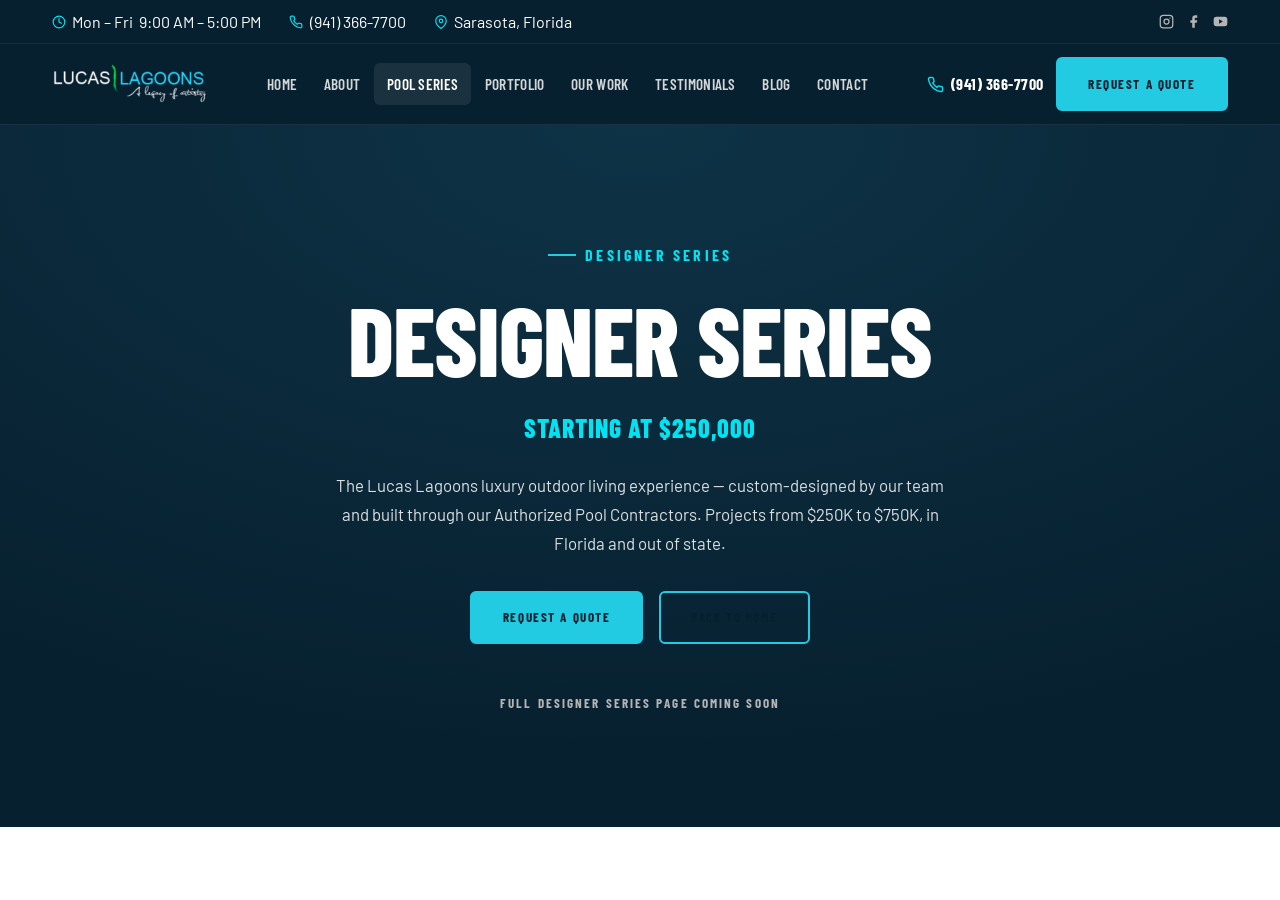
<file: html/designer-series.html>
<!DOCTYPE html>
<html lang="en">
<head>
  <meta charset="UTF-8" />
  <meta name="viewport" content="width=device-width, initial-scale=1.0" />
  <title>Designer Series | Lucas Lagoons</title>
  <meta name="description" content="Lucas Lagoons Designer Series — luxury custom pool design from $250,000, built through our Authorized Pool Contractors." />

  <link rel="preconnect" href="https://fonts.googleapis.com" />
  <link rel="preconnect" href="https://fonts.gstatic.com" crossorigin />
  <link rel="stylesheet" href="../global.css" />
  <link rel="stylesheet" href="../css/styles.css" />
</head>
<body>

  <!-- TOPBAR -->
  <div id="topbar">
    <div class="container topbar-inner">
      <div class="topbar-info">
        <span class="topbar-item"><svg viewBox="0 0 24 24" fill="none" stroke="currentColor" stroke-width="2"><circle cx="12" cy="12" r="10"/><path d="M12 6v6l4 2" stroke-linecap="round" stroke-linejoin="round"/></svg>Mon – Fri &nbsp;9:00 AM – 5:00 PM</span>
        <span class="topbar-item"><svg viewBox="0 0 24 24" fill="none" stroke="currentColor" stroke-width="2"><path d="M22 16.92v3a2 2 0 0 1-2.18 2 19.79 19.79 0 0 1-8.63-3.07 19.5 19.5 0 0 1-6-6 19.79 19.79 0 0 1-3.07-8.67A2 2 0 0 1 4.11 2h3a2 2 0 0 1 2 1.72c.13.96.36 1.9.7 2.81a2 2 0 0 1-.45 2.11L8.09 9.91a16 16 0 0 0 6 6l1.27-1.27a2 2 0 0 1 2.11-.45c.91.34 1.85.57 2.81.7A2 2 0 0 1 22 16.92z"/></svg><a href="tel:+19413667700">(941) 366-7700</a></span>
        <span class="topbar-item"><svg viewBox="0 0 24 24" fill="none" stroke="currentColor" stroke-width="2"><path d="M21 10c0 7-9 13-9 13s-9-6-9-13a9 9 0 0 1 18 0z"/><circle cx="12" cy="10" r="3"/></svg>Sarasota, Florida</span>
      </div>
      <div class="topbar-social">
        <a href="https://www.instagram.com/lucaslagoons/" target="_blank" rel="noopener" aria-label="Instagram"><svg viewBox="0 0 24 24" fill="none" stroke="currentColor" stroke-width="2"><rect x="2" y="2" width="20" height="20" rx="5"/><circle cx="12" cy="12" r="4"/><circle cx="17.5" cy="6.5" r="1" fill="currentColor" stroke="none"/></svg></a>
        <a href="https://www.facebook.com/lucaslagoons/" target="_blank" rel="noopener" aria-label="Facebook"><svg viewBox="0 0 24 24" fill="currentColor"><path d="M18 2h-3a5 5 0 0 0-5 5v3H7v4h3v8h4v-8h3l1-4h-4V7a1 1 0 0 1 1-1h3z"/></svg></a>
        <a href="https://www.youtube.com/@lucaslagoons" target="_blank" rel="noopener" aria-label="YouTube"><svg viewBox="0 0 24 24" fill="currentColor"><path d="M23 12s0-3.5-.45-5.18a2.78 2.78 0 0 0-1.95-1.96C18.88 4.4 12 4.4 12 4.4s-6.88 0-8.6.46A2.78 2.78 0 0 0 1.45 6.82C1 8.5 1 12 1 12s0 3.5.45 5.18a2.78 2.78 0 0 0 1.95 1.96c1.72.46 8.6.46 8.6.46s6.88 0 8.6-.46a2.78 2.78 0 0 0 1.95-1.96C23 15.5 23 12 23 12zM9.75 15.5v-7l6 3.5z"/></svg></a>
      </div>
    </div>
  </div>

  <!-- NAVBAR -->
  <header id="navbar">
    <div class="container nav-inner">
      <a href="../index.html" class="nav-logo" aria-label="Lucas Lagoons home"><img src="../images/lucas-lagoons-logo.png" alt="Lucas Lagoons" /></a>
      <nav aria-label="Primary">
        <ul class="nav-links">
          <li><a href="../index.html">Home</a></li>
          <li><a href="../index.html#about">About</a></li>
          <li><a href="../index.html#series" class="is-active">Pool Series</a></li>
          <li><a href="portfolio.html">Portfolio</a></li>
          <li><a href="../index.html#work">Our Work</a></li>
          <li><a href="../index.html#testimonials">Testimonials</a></li>
          <li><a href="blog.html">Blog</a></li>
          <li><a href="../index.html#contact">Contact</a></li>
        </ul>
      </nav>
      <div class="nav-actions">
        <a href="tel:+19413667700" class="nav-phone"><svg viewBox="0 0 24 24" fill="none" stroke="currentColor" stroke-width="2"><path d="M22 16.92v3a2 2 0 0 1-2.18 2 19.79 19.79 0 0 1-8.63-3.07 19.5 19.5 0 0 1-6-6 19.79 19.79 0 0 1-3.07-8.67A2 2 0 0 1 4.11 2h3a2 2 0 0 1 2 1.72c.13.96.36 1.9.7 2.81a2 2 0 0 1-.45 2.11L8.09 9.91a16 16 0 0 0 6 6l1.27-1.27a2 2 0 0 1 2.11-.45c.91.34 1.85.57 2.81.7A2 2 0 0 1 22 16.92z"/></svg>(941) 366-7700</a>
        <a href="../index.html#contact" class="btn-primary">Request a Quote</a>
        <button class="nav-hamburger" aria-label="Open menu" aria-expanded="false" aria-controls="navDrawer"><span></span><span></span><span></span></button>
      </div>
    </div>
  </header>

  <!-- Mobile drawer -->
  <div class="nav-overlay" data-drawer-close></div>
  <aside class="nav-drawer" id="navDrawer" aria-hidden="true">
    <div class="nav-drawer-head">
      <span class="nav-logo"><img src="../images/lucas-lagoons-logo.png" alt="Lucas Lagoons" /></span>
      <button class="nav-drawer-close" aria-label="Close menu" data-drawer-close><svg viewBox="0 0 24 24" fill="none" stroke="currentColor" stroke-width="2"><path d="M18 6 6 18M6 6l12 12" stroke-linecap="round"/></svg></button>
    </div>
    <nav aria-label="Mobile">
      <ul>
        <li><a href="../index.html" data-drawer-close>Home</a></li>
        <li><a href="../index.html#about" data-drawer-close>About</a></li>
        <li><a href="../index.html#series" data-drawer-close>Pool Series</a></li>
        <li><a href="portfolio.html" data-drawer-close>Portfolio</a></li>
        <li><a href="../index.html#work" data-drawer-close>Our Work</a></li>
        <li><a href="../index.html#testimonials" data-drawer-close>Testimonials</a></li>
        <li><a href="blog.html" data-drawer-close>Blog</a></li>
        <li><a href="../index.html#contact" data-drawer-close>Contact</a></li>
      </ul>
    </nav>
    <div class="nav-drawer-cta"><a href="../index.html#contact" class="btn-primary" data-drawer-close>Request a Quote</a></div>
  </aside>

  <!-- COMING-SOON PLACEHOLDER -->
  <main class="page-stub">
    <div class="container">
      <p class="eyebrow is-centered">Designer Series</p>
      <h1>Designer Series</h1>
      <p class="page-stub-price">Starting at $250,000</p>
      <p class="page-stub-lead">
        The Lucas Lagoons luxury outdoor living experience — custom-designed by our team
        and built through our Authorized Pool Contractors. Projects from $250K to $750K,
        in Florida and out of state.
      </p>
      <div class="page-stub-btns">
        <a href="../index.html#contact" class="btn-primary">Request a Quote</a>
        <a href="../index.html" class="btn-secondary">Back to Home</a>
      </div>
      <p class="page-stub-soon">Full Designer Series page coming soon</p>
    </div>
  </main>

  <script src="../js/main.js"></script>
</body>
</html>
</file>
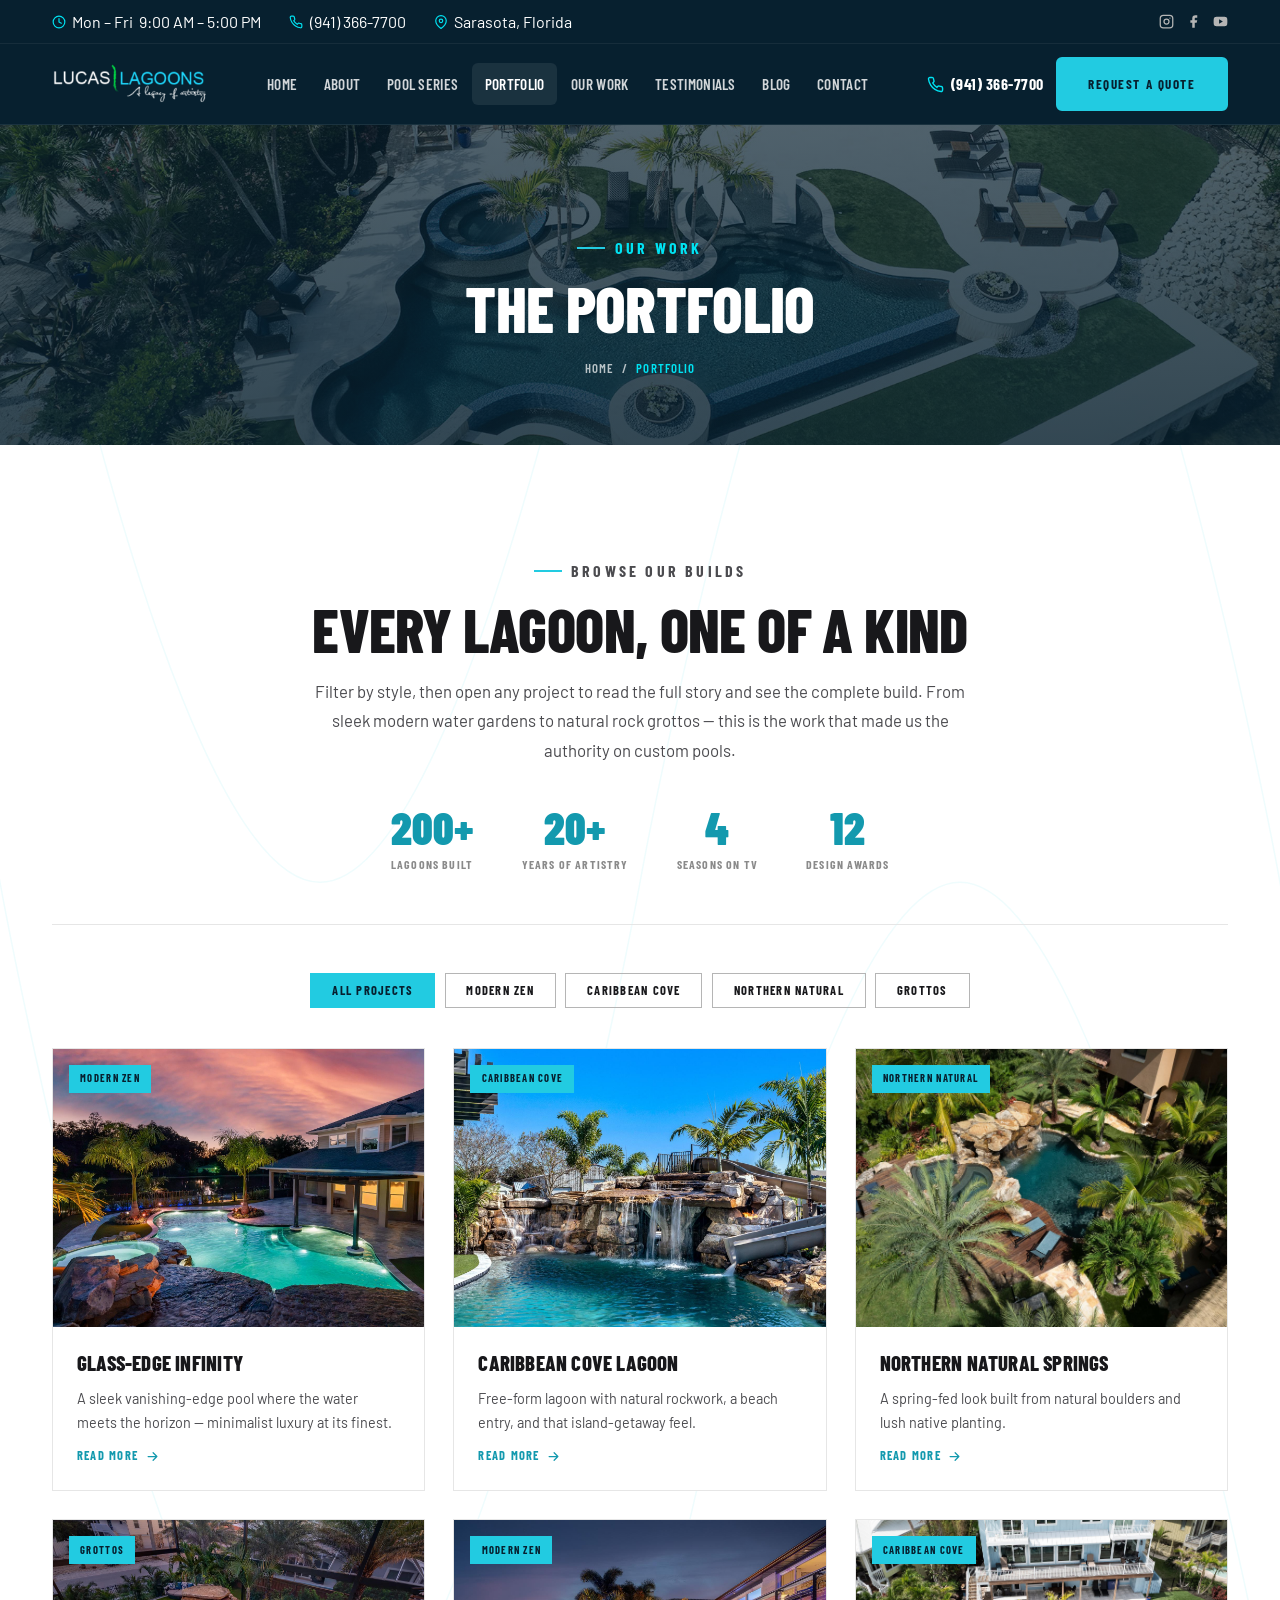
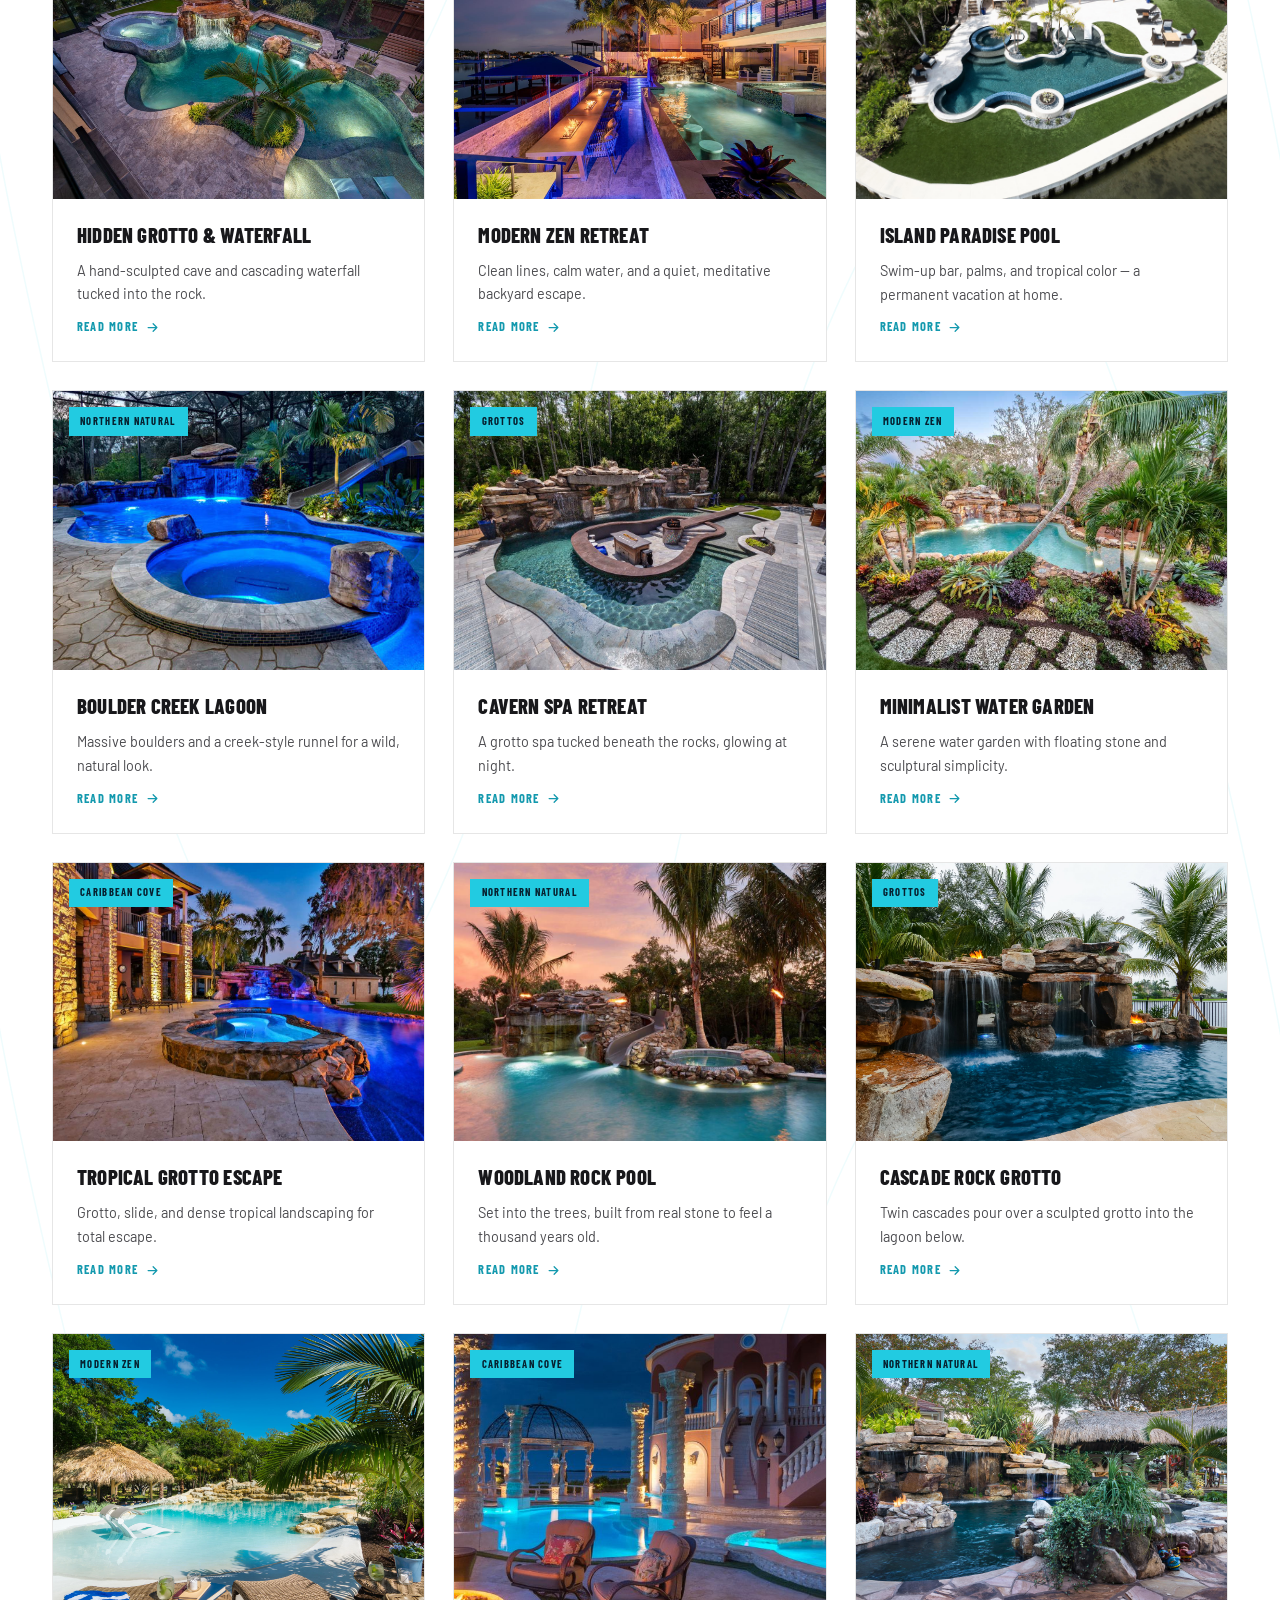
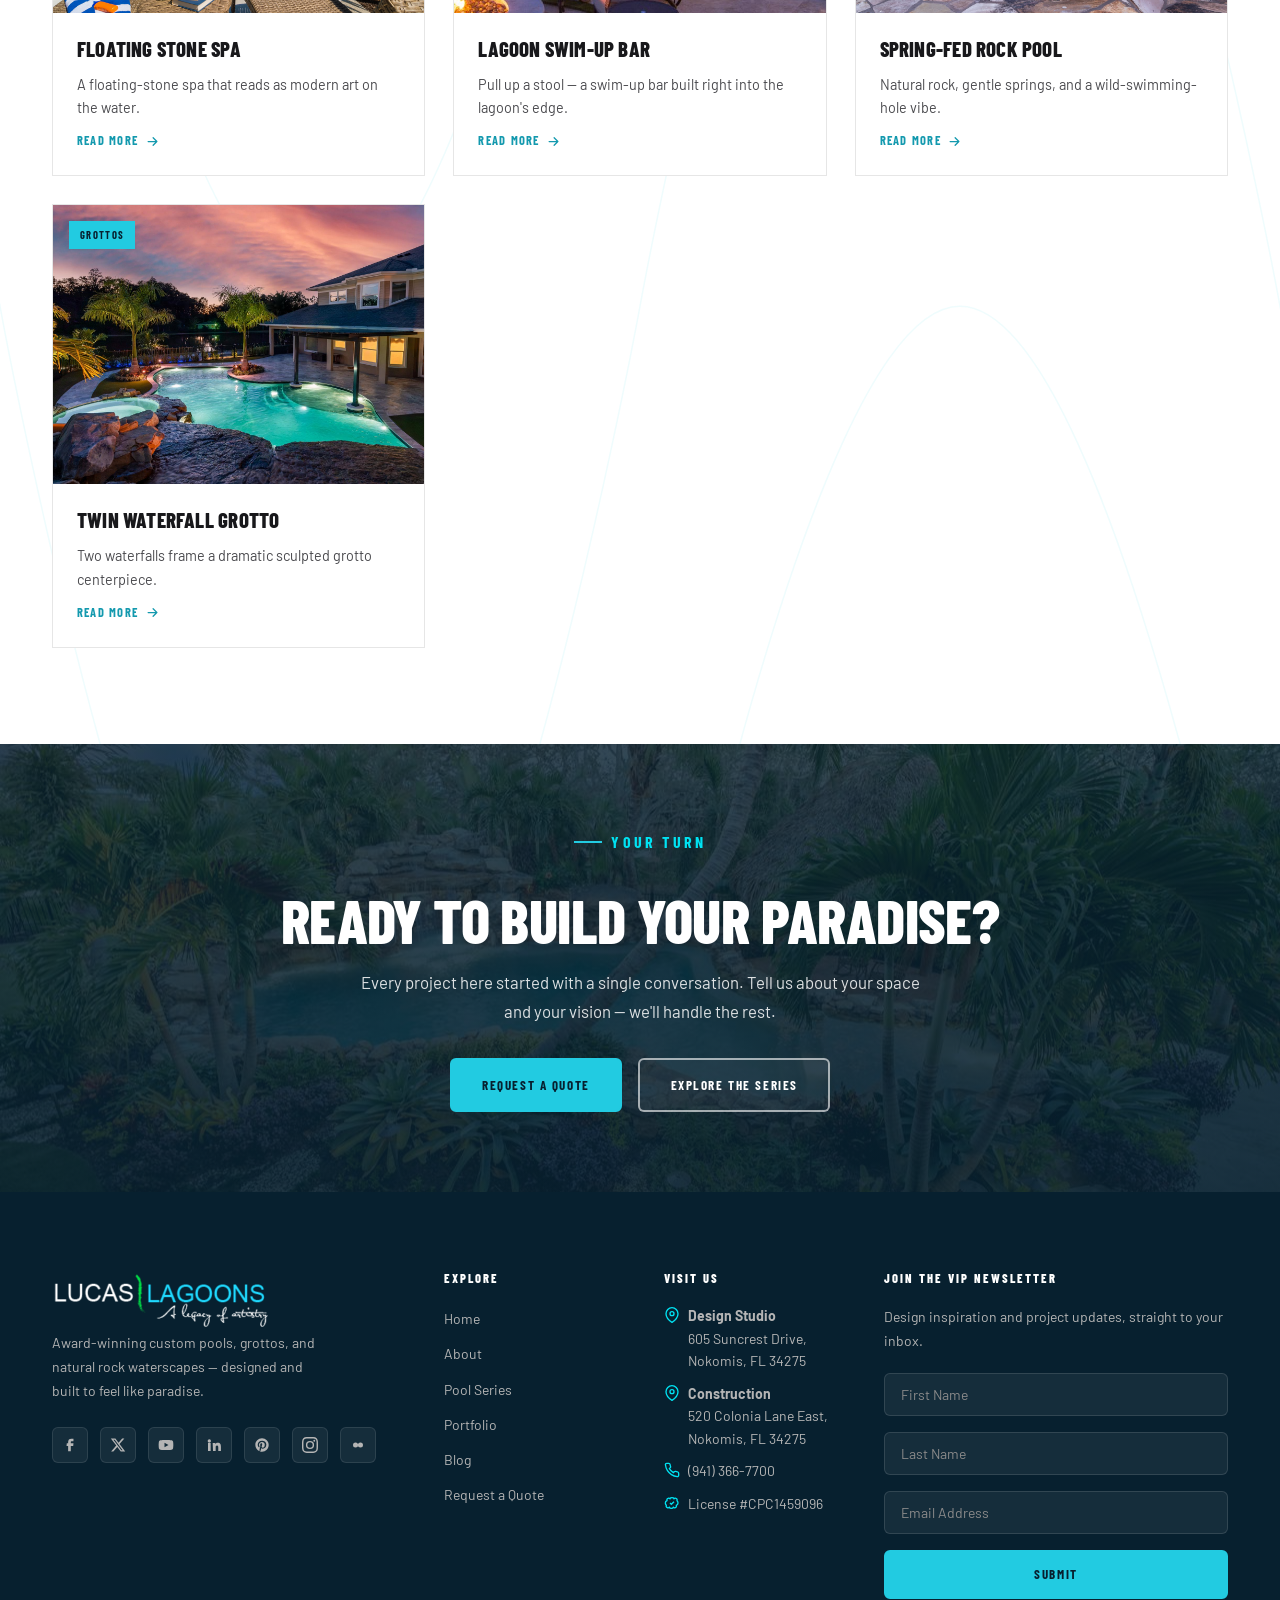
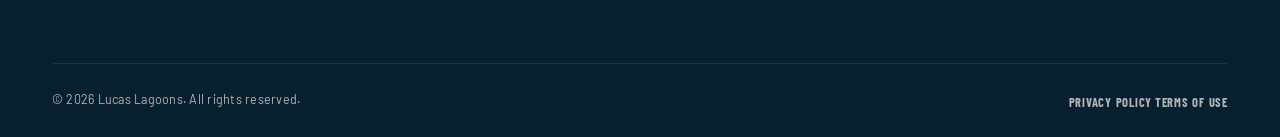
<file: html/portfolio.html>
<!DOCTYPE html>
<html lang="en">
<head>
  <meta charset="UTF-8" />
  <meta name="viewport" content="width=device-width, initial-scale=1.0" />
  <title>Portfolio | Lucas Lagoons — Custom Pools, Grottos &amp; Waterscapes</title>
  <meta name="description" content="Browse the Lucas Lagoons portfolio — award-winning custom lagoons, grottos, and waterscapes. Filter by style and read the story behind each build." />

  <link rel="preconnect" href="https://fonts.googleapis.com" />
  <link rel="preconnect" href="https://fonts.gstatic.com" crossorigin />
  <link rel="stylesheet" href="../global.css" />
  <link rel="stylesheet" href="../css/styles.css" />
  <link rel="stylesheet" href="../css/portfolio.css" />
</head>
<body>

  <!-- TOPBAR -->
  <div id="topbar">
    <div class="container topbar-inner">
      <div class="topbar-info">
        <span class="topbar-item"><svg viewBox="0 0 24 24" fill="none" stroke="currentColor" stroke-width="2"><circle cx="12" cy="12" r="10"/><path d="M12 6v6l4 2" stroke-linecap="round" stroke-linejoin="round"/></svg>Mon – Fri &nbsp;9:00 AM – 5:00 PM</span>
        <span class="topbar-item"><svg viewBox="0 0 24 24" fill="none" stroke="currentColor" stroke-width="2"><path d="M22 16.92v3a2 2 0 0 1-2.18 2 19.79 19.79 0 0 1-8.63-3.07 19.5 19.5 0 0 1-6-6 19.79 19.79 0 0 1-3.07-8.67A2 2 0 0 1 4.11 2h3a2 2 0 0 1 2 1.72c.13.96.36 1.9.7 2.81a2 2 0 0 1-.45 2.11L8.09 9.91a16 16 0 0 0 6 6l1.27-1.27a2 2 0 0 1 2.11-.45c.91.34 1.85.57 2.81.7A2 2 0 0 1 22 16.92z"/></svg><a href="tel:+19413667700">(941) 366-7700</a></span>
        <span class="topbar-item"><svg viewBox="0 0 24 24" fill="none" stroke="currentColor" stroke-width="2"><path d="M21 10c0 7-9 13-9 13s-9-6-9-13a9 9 0 0 1 18 0z"/><circle cx="12" cy="10" r="3"/></svg>Sarasota, Florida</span>
      </div>
      <div class="topbar-social">
        <a href="https://www.instagram.com/lucaslagoons/" target="_blank" rel="noopener" aria-label="Instagram"><svg viewBox="0 0 24 24" fill="none" stroke="currentColor" stroke-width="2"><rect x="2" y="2" width="20" height="20" rx="5"/><circle cx="12" cy="12" r="4"/><circle cx="17.5" cy="6.5" r="1" fill="currentColor" stroke="none"/></svg></a>
        <a href="https://www.facebook.com/lucaslagoons/" target="_blank" rel="noopener" aria-label="Facebook"><svg viewBox="0 0 24 24" fill="currentColor"><path d="M18 2h-3a5 5 0 0 0-5 5v3H7v4h3v8h4v-8h3l1-4h-4V7a1 1 0 0 1 1-1h3z"/></svg></a>
        <a href="https://www.youtube.com/@lucaslagoons" target="_blank" rel="noopener" aria-label="YouTube"><svg viewBox="0 0 24 24" fill="currentColor"><path d="M23 12s0-3.5-.45-5.18a2.78 2.78 0 0 0-1.95-1.96C18.88 4.4 12 4.4 12 4.4s-6.88 0-8.6.46A2.78 2.78 0 0 0 1.45 6.82C1 8.5 1 12 1 12s0 3.5.45 5.18a2.78 2.78 0 0 0 1.95 1.96c1.72.46 8.6.46 8.6.46s6.88 0 8.6-.46a2.78 2.78 0 0 0 1.95-1.96C23 15.5 23 12 23 12zM9.75 15.5v-7l6 3.5z"/></svg></a>
      </div>
    </div>
  </div>

  <!-- NAVBAR -->
  <header id="navbar">
    <div class="container nav-inner">
      <a href="../index.html" class="nav-logo" aria-label="Lucas Lagoons home"><img src="../images/lucas-lagoons-logo.png" alt="Lucas Lagoons" /></a>
      <nav aria-label="Primary">
        <ul class="nav-links">
          <li><a href="../index.html">Home</a></li>
          <li><a href="../index.html#about">About</a></li>
          <li><a href="../index.html#series">Pool Series</a></li>
          <li><a href="portfolio.html" class="is-active">Portfolio</a></li>
          <li><a href="../index.html#work">Our Work</a></li>
          <li><a href="../index.html#testimonials">Testimonials</a></li>
          <li><a href="blog.html">Blog</a></li>
          <li><a href="../index.html#contact">Contact</a></li>
        </ul>
      </nav>
      <div class="nav-actions">
        <a href="tel:+19413667700" class="nav-phone"><svg viewBox="0 0 24 24" fill="none" stroke="currentColor" stroke-width="2"><path d="M22 16.92v3a2 2 0 0 1-2.18 2 19.79 19.79 0 0 1-8.63-3.07 19.5 19.5 0 0 1-6-6 19.79 19.79 0 0 1-3.07-8.67A2 2 0 0 1 4.11 2h3a2 2 0 0 1 2 1.72c.13.96.36 1.9.7 2.81a2 2 0 0 1-.45 2.11L8.09 9.91a16 16 0 0 0 6 6l1.27-1.27a2 2 0 0 1 2.11-.45c.91.34 1.85.57 2.81.7A2 2 0 0 1 22 16.92z"/></svg>(941) 366-7700</a>
        <a href="../index.html#contact" class="btn-primary">Request a Quote</a>
        <button class="nav-hamburger" aria-label="Open menu" aria-expanded="false" aria-controls="navDrawer"><span></span><span></span><span></span></button>
      </div>
    </div>
  </header>

  <!-- Mobile drawer -->
  <div class="nav-overlay" data-drawer-close></div>
  <aside class="nav-drawer" id="navDrawer" aria-hidden="true">
    <div class="nav-drawer-head">
      <span class="nav-logo"><img src="../images/lucas-lagoons-logo.png" alt="Lucas Lagoons" /></span>
      <button class="nav-drawer-close" aria-label="Close menu" data-drawer-close><svg viewBox="0 0 24 24" fill="none" stroke="currentColor" stroke-width="2"><path d="M18 6 6 18M6 6l12 12" stroke-linecap="round"/></svg></button>
    </div>
    <nav aria-label="Mobile">
      <ul>
        <li><a href="../index.html" data-drawer-close>Home</a></li>
        <li><a href="../index.html#about" data-drawer-close>About</a></li>
        <li><a href="../index.html#series" data-drawer-close>Pool Series</a></li>
        <li><a href="portfolio.html" data-drawer-close>Portfolio</a></li>
        <li><a href="../index.html#work" data-drawer-close>Our Work</a></li>
        <li><a href="../index.html#testimonials" data-drawer-close>Testimonials</a></li>
        <li><a href="blog.html" data-drawer-close>Blog</a></li>
        <li><a href="../index.html#contact" data-drawer-close>Contact</a></li>
      </ul>
    </nav>
    <div class="nav-drawer-cta"><a href="../index.html#contact" class="btn-primary" data-drawer-close>Request a Quote</a></div>
  </aside>

  <!-- PAGE HERO -->
  <section class="page-hero">
    <div class="page-hero-bg" style="background-image:url('../images/gallery/gallery-6.jpg')"></div>
    <div class="container">
      <p class="eyebrow is-centered">Our Work</p>
      <h1>The Portfolio</h1>
      <p class="page-hero-crumb"><a href="../index.html">Home</a> / <span>Portfolio</span></p>
    </div>
  </section>

  <!-- PORTFOLIO LISTING -->
  <section class="section-padding pf-section">

    <!-- Decorative flowing-line background (same as the About section) -->
    <svg class="wave-lines" xmlns="http://www.w3.org/2000/svg" viewBox="0 0 1000 120" preserveAspectRatio="none" aria-hidden="true">
      <g fill="none">
        <path d="M-500 75c0 0 125-30 250-30S0 75 0 75s125 30 250 30s250-30 250-30s125-30 250-30s250 30 250 30s125 30 250 30s250-30 250-30"/>
        <path d="M-500 45c0 0 125-30 250-30S0 45 0 45s125 30 250 30s250-30 250-30s125-30 250-30s250 30 250 30s125 30 250 30s250-30 250-30"/>
        <path d="M-500 105c0 0 125-30 250-30S0 105 0 105s125 30 250 30s250-30 250-30s125-30 250-30s250 30 250 30s125 30 250 30s250-30 250-30"/>
        <path d="M-500 15c0 0 125-30 250-30S0 15 0 15s125 30 250 30s250-30 250-30s125-30 250-30s250 30 250 30s125 30 250 30s250-30 250-30"/>
        <path d="M-500-15c0 0 125-30 250-30S0-15 0-15s125 30 250 30s250-30 250-30s125-30 250-30s250 30 250 30s125 30 250 30s250-30 250-30"/>
        <path d="M-500 135c0 0 125-30 250-30S0 135 0 135s125 30 250 30s250-30 250-30s125-30 250-30s250 30 250 30s125 30 250 30s250-30 250-30"/>
      </g>
    </svg>

    <div class="container">

      <div class="pf-intro">
        <p class="eyebrow is-centered">Browse Our Builds</p>
        <h2>Every Lagoon, One of a Kind</h2>
        <p>Filter by style, then open any project to read the full story and see the complete build. From sleek modern water gardens to natural rock grottos — this is the work that made us the authority on custom pools.</p>
      </div>

      <div class="pf-stats">
        <div class="pf-stat"><span class="pf-stat-num">200+</span><span class="pf-stat-label">Lagoons Built</span></div>
        <div class="pf-stat"><span class="pf-stat-num">20+</span><span class="pf-stat-label">Years of Artistry</span></div>
        <div class="pf-stat"><span class="pf-stat-num">4</span><span class="pf-stat-label">Seasons on TV</span></div>
        <div class="pf-stat"><span class="pf-stat-num">12</span><span class="pf-stat-label">Design Awards</span></div>
      </div>

      <div class="pf-filters" role="tablist" aria-label="Filter projects by style">
        <button class="pf-filter-btn is-active" data-filter="all">All Projects</button>
        <button class="pf-filter-btn" data-filter="zen">Modern Zen</button>
        <button class="pf-filter-btn" data-filter="caribbean">Caribbean Cove</button>
        <button class="pf-filter-btn" data-filter="natural">Northern Natural</button>
        <button class="pf-filter-btn" data-filter="grotto">Grottos</button>
      </div>

      <div class="pf-grid">

        <a class="pf-card" data-category="zen" href="project.html">
          <div class="pf-card-media"><img src="../images/gallery/gallery-1.jpg" alt="Glass-Edge Infinity" loading="lazy" /><span class="pf-card-cat">Modern Zen</span></div>
          <div class="pf-card-body"><h3 class="pf-card-title">Glass-Edge Infinity</h3><p class="pf-card-desc">A sleek vanishing-edge pool where the water meets the horizon — minimalist luxury at its finest.</p><span class="pf-card-link">Read More <svg viewBox="0 0 24 24" fill="none" stroke="currentColor" stroke-width="2"><path d="M5 12h14M13 6l6 6-6 6" stroke-linecap="round" stroke-linejoin="round"/></svg></span></div>
        </a>
        <a class="pf-card" data-category="caribbean" href="project.html">
          <div class="pf-card-media"><img src="../images/gallery/gallery-2.jpg" alt="Caribbean Cove Lagoon" loading="lazy" /><span class="pf-card-cat">Caribbean Cove</span></div>
          <div class="pf-card-body"><h3 class="pf-card-title">Caribbean Cove Lagoon</h3><p class="pf-card-desc">Free-form lagoon with natural rockwork, a beach entry, and that island-getaway feel.</p><span class="pf-card-link">Read More <svg viewBox="0 0 24 24" fill="none" stroke="currentColor" stroke-width="2"><path d="M5 12h14M13 6l6 6-6 6" stroke-linecap="round" stroke-linejoin="round"/></svg></span></div>
        </a>
        <a class="pf-card" data-category="natural" href="project.html">
          <div class="pf-card-media"><img src="../images/gallery/gallery-3.jpg" alt="Northern Natural Springs" loading="lazy" /><span class="pf-card-cat">Northern Natural</span></div>
          <div class="pf-card-body"><h3 class="pf-card-title">Northern Natural Springs</h3><p class="pf-card-desc">A spring-fed look built from natural boulders and lush native planting.</p><span class="pf-card-link">Read More <svg viewBox="0 0 24 24" fill="none" stroke="currentColor" stroke-width="2"><path d="M5 12h14M13 6l6 6-6 6" stroke-linecap="round" stroke-linejoin="round"/></svg></span></div>
        </a>
        <a class="pf-card" data-category="grotto" href="project.html">
          <div class="pf-card-media"><img src="../images/gallery/gallery-4.jpg" alt="Hidden Grotto &amp; Waterfall" loading="lazy" /><span class="pf-card-cat">Grottos</span></div>
          <div class="pf-card-body"><h3 class="pf-card-title">Hidden Grotto &amp; Waterfall</h3><p class="pf-card-desc">A hand-sculpted cave and cascading waterfall tucked into the rock.</p><span class="pf-card-link">Read More <svg viewBox="0 0 24 24" fill="none" stroke="currentColor" stroke-width="2"><path d="M5 12h14M13 6l6 6-6 6" stroke-linecap="round" stroke-linejoin="round"/></svg></span></div>
        </a>
        <a class="pf-card" data-category="zen" href="project.html">
          <div class="pf-card-media"><img src="../images/gallery/gallery-5.jpg" alt="Modern Zen Retreat" loading="lazy" /><span class="pf-card-cat">Modern Zen</span></div>
          <div class="pf-card-body"><h3 class="pf-card-title">Modern Zen Retreat</h3><p class="pf-card-desc">Clean lines, calm water, and a quiet, meditative backyard escape.</p><span class="pf-card-link">Read More <svg viewBox="0 0 24 24" fill="none" stroke="currentColor" stroke-width="2"><path d="M5 12h14M13 6l6 6-6 6" stroke-linecap="round" stroke-linejoin="round"/></svg></span></div>
        </a>
        <a class="pf-card" data-category="caribbean" href="project.html">
          <div class="pf-card-media"><img src="../images/gallery/gallery-6.jpg" alt="Island Paradise Pool" loading="lazy" /><span class="pf-card-cat">Caribbean Cove</span></div>
          <div class="pf-card-body"><h3 class="pf-card-title">Island Paradise Pool</h3><p class="pf-card-desc">Swim-up bar, palms, and tropical color — a permanent vacation at home.</p><span class="pf-card-link">Read More <svg viewBox="0 0 24 24" fill="none" stroke="currentColor" stroke-width="2"><path d="M5 12h14M13 6l6 6-6 6" stroke-linecap="round" stroke-linejoin="round"/></svg></span></div>
        </a>
        <a class="pf-card" data-category="natural" href="project.html">
          <div class="pf-card-media"><img src="../images/gallery/gallery-7.jpg" alt="Boulder Creek Lagoon" loading="lazy" /><span class="pf-card-cat">Northern Natural</span></div>
          <div class="pf-card-body"><h3 class="pf-card-title">Boulder Creek Lagoon</h3><p class="pf-card-desc">Massive boulders and a creek-style runnel for a wild, natural look.</p><span class="pf-card-link">Read More <svg viewBox="0 0 24 24" fill="none" stroke="currentColor" stroke-width="2"><path d="M5 12h14M13 6l6 6-6 6" stroke-linecap="round" stroke-linejoin="round"/></svg></span></div>
        </a>
        <a class="pf-card" data-category="grotto" href="project.html">
          <div class="pf-card-media"><img src="../images/gallery/gallery-8.jpg" alt="Cavern Spa Retreat" loading="lazy" /><span class="pf-card-cat">Grottos</span></div>
          <div class="pf-card-body"><h3 class="pf-card-title">Cavern Spa Retreat</h3><p class="pf-card-desc">A grotto spa tucked beneath the rocks, glowing at night.</p><span class="pf-card-link">Read More <svg viewBox="0 0 24 24" fill="none" stroke="currentColor" stroke-width="2"><path d="M5 12h14M13 6l6 6-6 6" stroke-linecap="round" stroke-linejoin="round"/></svg></span></div>
        </a>
        <a class="pf-card" data-category="zen" href="project.html">
          <div class="pf-card-media"><img src="../images/gallery/gallery-9.jpg" alt="Minimalist Water Garden" loading="lazy" /><span class="pf-card-cat">Modern Zen</span></div>
          <div class="pf-card-body"><h3 class="pf-card-title">Minimalist Water Garden</h3><p class="pf-card-desc">A serene water garden with floating stone and sculptural simplicity.</p><span class="pf-card-link">Read More <svg viewBox="0 0 24 24" fill="none" stroke="currentColor" stroke-width="2"><path d="M5 12h14M13 6l6 6-6 6" stroke-linecap="round" stroke-linejoin="round"/></svg></span></div>
        </a>
        <a class="pf-card" data-category="caribbean" href="project.html">
          <div class="pf-card-media"><img src="../images/gallery/gallery-10.jpg" alt="Tropical Grotto Escape" loading="lazy" /><span class="pf-card-cat">Caribbean Cove</span></div>
          <div class="pf-card-body"><h3 class="pf-card-title">Tropical Grotto Escape</h3><p class="pf-card-desc">Grotto, slide, and dense tropical landscaping for total escape.</p><span class="pf-card-link">Read More <svg viewBox="0 0 24 24" fill="none" stroke="currentColor" stroke-width="2"><path d="M5 12h14M13 6l6 6-6 6" stroke-linecap="round" stroke-linejoin="round"/></svg></span></div>
        </a>
        <a class="pf-card" data-category="natural" href="project.html">
          <div class="pf-card-media"><img src="../images/gallery/gallery-11.jpg" alt="Woodland Rock Pool" loading="lazy" /><span class="pf-card-cat">Northern Natural</span></div>
          <div class="pf-card-body"><h3 class="pf-card-title">Woodland Rock Pool</h3><p class="pf-card-desc">Set into the trees, built from real stone to feel a thousand years old.</p><span class="pf-card-link">Read More <svg viewBox="0 0 24 24" fill="none" stroke="currentColor" stroke-width="2"><path d="M5 12h14M13 6l6 6-6 6" stroke-linecap="round" stroke-linejoin="round"/></svg></span></div>
        </a>
        <a class="pf-card" data-category="grotto" href="project.html">
          <div class="pf-card-media"><img src="../images/gallery/gallery-12.jpg" alt="Cascade Rock Grotto" loading="lazy" /><span class="pf-card-cat">Grottos</span></div>
          <div class="pf-card-body"><h3 class="pf-card-title">Cascade Rock Grotto</h3><p class="pf-card-desc">Twin cascades pour over a sculpted grotto into the lagoon below.</p><span class="pf-card-link">Read More <svg viewBox="0 0 24 24" fill="none" stroke="currentColor" stroke-width="2"><path d="M5 12h14M13 6l6 6-6 6" stroke-linecap="round" stroke-linejoin="round"/></svg></span></div>
        </a>
        <a class="pf-card" data-category="zen" href="project.html">
          <div class="pf-card-media"><img src="../images/gallery/gallery-13.jpg" alt="Floating Stone Spa" loading="lazy" /><span class="pf-card-cat">Modern Zen</span></div>
          <div class="pf-card-body"><h3 class="pf-card-title">Floating Stone Spa</h3><p class="pf-card-desc">A floating-stone spa that reads as modern art on the water.</p><span class="pf-card-link">Read More <svg viewBox="0 0 24 24" fill="none" stroke="currentColor" stroke-width="2"><path d="M5 12h14M13 6l6 6-6 6" stroke-linecap="round" stroke-linejoin="round"/></svg></span></div>
        </a>
        <a class="pf-card" data-category="caribbean" href="project.html">
          <div class="pf-card-media"><img src="../images/gallery/gallery-14.jpg" alt="Lagoon Swim-Up Bar" loading="lazy" /><span class="pf-card-cat">Caribbean Cove</span></div>
          <div class="pf-card-body"><h3 class="pf-card-title">Lagoon Swim-Up Bar</h3><p class="pf-card-desc">Pull up a stool — a swim-up bar built right into the lagoon's edge.</p><span class="pf-card-link">Read More <svg viewBox="0 0 24 24" fill="none" stroke="currentColor" stroke-width="2"><path d="M5 12h14M13 6l6 6-6 6" stroke-linecap="round" stroke-linejoin="round"/></svg></span></div>
        </a>
        <a class="pf-card" data-category="natural" href="project.html">
          <div class="pf-card-media"><img src="../images/gallery/gallery-15.jpg" alt="Spring-Fed Rock Pool" loading="lazy" /><span class="pf-card-cat">Northern Natural</span></div>
          <div class="pf-card-body"><h3 class="pf-card-title">Spring-Fed Rock Pool</h3><p class="pf-card-desc">Natural rock, gentle springs, and a wild-swimming-hole vibe.</p><span class="pf-card-link">Read More <svg viewBox="0 0 24 24" fill="none" stroke="currentColor" stroke-width="2"><path d="M5 12h14M13 6l6 6-6 6" stroke-linecap="round" stroke-linejoin="round"/></svg></span></div>
        </a>
        <a class="pf-card" data-category="grotto" href="project.html">
          <div class="pf-card-media"><img src="../images/gallery/gallery-16.jpg" alt="Twin Waterfall Grotto" loading="lazy" /><span class="pf-card-cat">Grottos</span></div>
          <div class="pf-card-body"><h3 class="pf-card-title">Twin Waterfall Grotto</h3><p class="pf-card-desc">Two waterfalls frame a dramatic sculpted grotto centerpiece.</p><span class="pf-card-link">Read More <svg viewBox="0 0 24 24" fill="none" stroke="currentColor" stroke-width="2"><path d="M5 12h14M13 6l6 6-6 6" stroke-linecap="round" stroke-linejoin="round"/></svg></span></div>
        </a>

      </div>
      <p class="pf-empty">No projects in this category yet.</p>

    </div>
  </section>

  <!-- CLOSING CTA -->
  <section class="pf-cta">
    <div class="pf-cta-bg" style="background-image:url('../images/gallery/gallery-9.jpg')"></div>
    <div class="container">
      <p class="eyebrow is-centered" style="color:var(--aqua-lt);">Your Turn</p>
      <h2>Ready To Build Your Paradise?</h2>
      <p>Every project here started with a single conversation. Tell us about your space and your vision — we'll handle the rest.</p>
      <div class="pf-cta-btns">
        <a href="../index.html#contact" class="btn-primary">Request a Quote</a>
        <a href="../index.html#series" class="btn-ghost-white">Explore the Series</a>
      </div>
    </div>
  </section>

  <!-- FOOTER -->
  <footer id="footer">
    <div class="container">
      <div class="footer-grid">
        <div class="footer-col footer-brand">
          <img class="footer-logo" src="../images/lucas-lagoons-logo.png" alt="Lucas Lagoons" />
          <p>Award-winning custom pools, grottos, and natural rock waterscapes — designed and built to feel like paradise.</p>
          <div class="footer-social">
            <a href="https://www.facebook.com/lucaslagoons/" target="_blank" rel="noopener" aria-label="Facebook"><svg viewBox="0 0 24 24" fill="currentColor"><path d="M9.198 21.5h4v-8.01h3.604l.396-3.98h-4V7.5a1 1 0 0 1 1-1h3v-4h-3a5 5 0 0 0-5 5v2.01h-2l-.396 3.98h2.396v8.01Z"/></svg></a>
            <a href="https://x.com/lucaslagoons" target="_blank" rel="noopener" aria-label="X (Twitter)"><svg viewBox="0 0 24 24" fill="currentColor"><path d="M18.244 2.25h3.308l-7.227 8.26 8.502 11.24h-6.656l-5.214-6.817L4.99 21.75H1.68l7.73-8.835L1.254 2.25H8.08l4.713 6.231 5.45-6.231Zm-1.161 17.52h1.833L7.084 4.126H5.117L17.083 19.77Z"/></svg></a>
            <a href="https://www.youtube.com/@lucaslagoons" target="_blank" rel="noopener" aria-label="YouTube"><svg viewBox="0 0 24 24" fill="currentColor"><path d="M23 12s0-3.5-.45-5.18a2.78 2.78 0 0 0-1.95-1.96C18.88 4.4 12 4.4 12 4.4s-6.88 0-8.6.46A2.78 2.78 0 0 0 1.45 6.82C1 8.5 1 12 1 12s0 3.5.45 5.18a2.78 2.78 0 0 0 1.95 1.96c1.72.46 8.6.46 8.6.46s6.88 0 8.6-.46a2.78 2.78 0 0 0 1.95-1.96C23 15.5 23 12 23 12zM9.75 15.5v-7l6 3.5z"/></svg></a>
            <a href="https://www.linkedin.com/company/lucaslagoons" target="_blank" rel="noopener" aria-label="LinkedIn"><svg viewBox="0 0 24 24" fill="currentColor"><path d="M4.98 3.5a2.5 2.5 0 1 1 0 5 2.5 2.5 0 0 1 0-5zM3 9h4v12H3zM10 9h3.8v1.64h.05c.53-1 1.83-2.05 3.77-2.05 4.03 0 4.78 2.65 4.78 6.1V21h-4v-5.4c0-1.29-.02-2.95-1.8-2.95-1.8 0-2.08 1.4-2.08 2.85V21h-4z"/></svg></a>
            <a href="https://www.pinterest.com/lucaslagoons/" target="_blank" rel="noopener" aria-label="Pinterest"><svg viewBox="0 0 24 24" fill="currentColor"><path d="M12 2C6.48 2 2 6.48 2 12c0 4.24 2.64 7.86 6.36 9.32-.09-.79-.17-2.01.03-2.88.18-.78 1.18-4.97 1.18-4.97s-.3-.6-.3-1.49c0-1.4.81-2.44 1.82-2.44.86 0 1.27.64 1.27 1.41 0 .86-.55 2.15-.83 3.34-.24.99.5 1.8 1.48 1.8 1.78 0 3.14-1.87 3.14-4.58 0-2.39-1.72-4.07-4.18-4.07-2.85 0-4.52 2.13-4.52 4.34 0 .86.33 1.78.74 2.28.08.1.09.19.07.29-.08.32-.25 1-.28 1.14-.04.18-.15.22-.34.13-1.26-.59-2.05-2.43-2.05-3.91 0-3.18 2.31-6.1 6.66-6.1 3.5 0 6.22 2.49 6.22 5.82 0 3.47-2.19 6.27-5.23 6.27-1.02 0-1.98-.53-2.31-1.16l-.63 2.4c-.23.87-.85 1.97-1.26 2.64.95.29 1.95.45 3 .45 5.52 0 10-4.48 10-10S17.52 2 12 2z"/></svg></a>
            <a href="https://www.instagram.com/lucaslagoons/" target="_blank" rel="noopener" aria-label="Instagram"><svg viewBox="0 0 24 24" fill="currentColor"><path d="M12 2.163c3.204 0 3.584.012 4.85.07 3.252.148 4.771 1.691 4.919 4.919.058 1.265.069 1.645.069 4.849 0 3.205-.012 3.584-.069 4.849-.149 3.225-1.664 4.771-4.919 4.919-1.266.058-1.644.07-4.85.07-3.204 0-3.584-.012-4.849-.07-3.26-.149-4.771-1.699-4.919-4.92-.058-1.265-.07-1.644-.07-4.849 0-3.204.013-3.583.07-4.849.149-3.227 1.664-4.771 4.919-4.919 1.266-.057 1.645-.069 4.849-.069zM12 0C8.741 0 8.333.014 7.053.072 2.695.272.273 2.69.073 7.052.014 8.333 0 8.741 0 12c0 3.259.014 3.668.072 4.948.2 4.358 2.618 6.78 6.98 6.98C8.333 23.986 8.741 24 12 24c3.259 0 3.668-.014 4.948-.072 4.354-.2 6.782-2.618 6.979-6.98.059-1.28.073-1.689.073-4.948 0-3.259-.014-3.667-.072-4.947-.196-4.354-2.617-6.78-6.979-6.98C15.668.014 15.259 0 12 0zm0 5.838a6.162 6.162 0 100 12.324 6.162 6.162 0 000-12.324zM12 16a4 4 0 110-8 4 4 0 010 8zm6.406-11.845a1.44 1.44 0 100 2.881 1.44 1.44 0 000-2.881z"/></svg></a>
            <a href="https://www.flickr.com/photos/lucaslagoons/" target="_blank" rel="noopener" aria-label="Flickr"><svg viewBox="0 0 24 24" fill="currentColor"><circle cx="8.3" cy="12" r="3.8"/><circle cx="15.7" cy="12" r="3.8"/></svg></a>
          </div>
        </div>
        <div class="footer-col footer-nav">
          <h4>Explore</h4>
          <ul>
            <li><a href="../index.html">Home</a></li>
            <li><a href="../index.html#about">About</a></li>
            <li><a href="../index.html#series">Pool Series</a></li>
            <li><a href="portfolio.html">Portfolio</a></li>
            <li><a href="blog.html">Blog</a></li>
            <li><a href="../index.html#contact">Request a Quote</a></li>
          </ul>
        </div>
        <div class="footer-col footer-contact">
          <h4>Visit Us</h4>
          <address>
            <p><svg viewBox="0 0 24 24" fill="none" stroke="currentColor" stroke-width="2"><path d="M21 10c0 7-9 13-9 13s-9-6-9-13a9 9 0 0 1 18 0z"/><circle cx="12" cy="10" r="3"/></svg><span><strong>Design Studio</strong><br />605 Suncrest Drive, Nokomis, FL 34275</span></p>
            <p><svg viewBox="0 0 24 24" fill="none" stroke="currentColor" stroke-width="2"><path d="M21 10c0 7-9 13-9 13s-9-6-9-13a9 9 0 0 1 18 0z"/><circle cx="12" cy="10" r="3"/></svg><span><strong>Construction</strong><br />520 Colonia Lane East, Nokomis, FL 34275</span></p>
            <a href="tel:+19413667700"><svg viewBox="0 0 24 24" fill="none" stroke="currentColor" stroke-width="2"><path d="M22 16.92v3a2 2 0 0 1-2.18 2 19.79 19.79 0 0 1-8.63-3.07 19.5 19.5 0 0 1-6-6 19.79 19.79 0 0 1-3.07-8.67A2 2 0 0 1 4.11 2h3a2 2 0 0 1 2 1.72c.13.96.36 1.9.7 2.81a2 2 0 0 1-.45 2.11L8.09 9.91a16 16 0 0 0 6 6l1.27-1.27a2 2 0 0 1 2.11-.45c.91.34 1.85.57 2.81.7A2 2 0 0 1 22 16.92z"/></svg>(941) 366-7700</a>
            <p><svg viewBox="0 0 24 24" fill="none" stroke="currentColor" stroke-width="2"><path d="M9 12l2 2 4-4"/><path d="M21 12c0 1.66-1 3-2.5 3.5.5 1.5 0 3-1.5 3.5-1 .5-2 .5-3-.5-.5 1-1.5 1.5-3 1.5s-2.5-.5-3-1.5c-1 1-2 1-3 .5-1.5-.5-2-2-1.5-3.5C3 15 2 13.66 2 12s1-3 2.5-3.5C4 7 4.5 5.5 6 5c1-.5 2-.5 3 .5.5-1 1.5-1.5 3-1.5s2.5.5 3 1.5c1-1 2-1 3-.5 1.5.5 2 2 1.5 3.5C20 9 21 10.34 21 12z"/></svg><span>License #CPC1459096</span></p>
          </address>
        </div>
        <div class="footer-col footer-newsletter">
          <h4>Join The VIP Newsletter</h4>
          <p>Design inspiration and project updates, straight to your inbox.</p>
          <form class="footer-form" onsubmit="return false">
            <div class="footer-form-row">
              <input type="text" name="fname" placeholder="First Name" aria-label="First name" required />
              <input type="text" name="lname" placeholder="Last Name" aria-label="Last name" required />
            </div>
            <input type="email" name="email" placeholder="Email Address" aria-label="Email address" required />
            <button type="submit" class="btn-primary">Submit</button>
          </form>
        </div>
      </div>
      <div class="footer-bottom">
        <p>© 2026 Lucas Lagoons. All rights reserved.</p>
        <div class="footer-legal">
          <a href="#" class="footer-privacy">Privacy Policy</a>
          <a href="#" class="footer-privacy">Terms of Use</a>
        </div>
      </div>
    </div>
  </footer>

  <button class="scroll-top-btn" aria-label="Back to top">
    <svg viewBox="0 0 24 24" fill="none" stroke="currentColor" stroke-width="2"><path d="M12 19V5M5 12l7-7 7 7" stroke-linecap="round" stroke-linejoin="round"/></svg>
  </button>

  <script src="../js/main.js"></script>
</body>
</html>
</file>
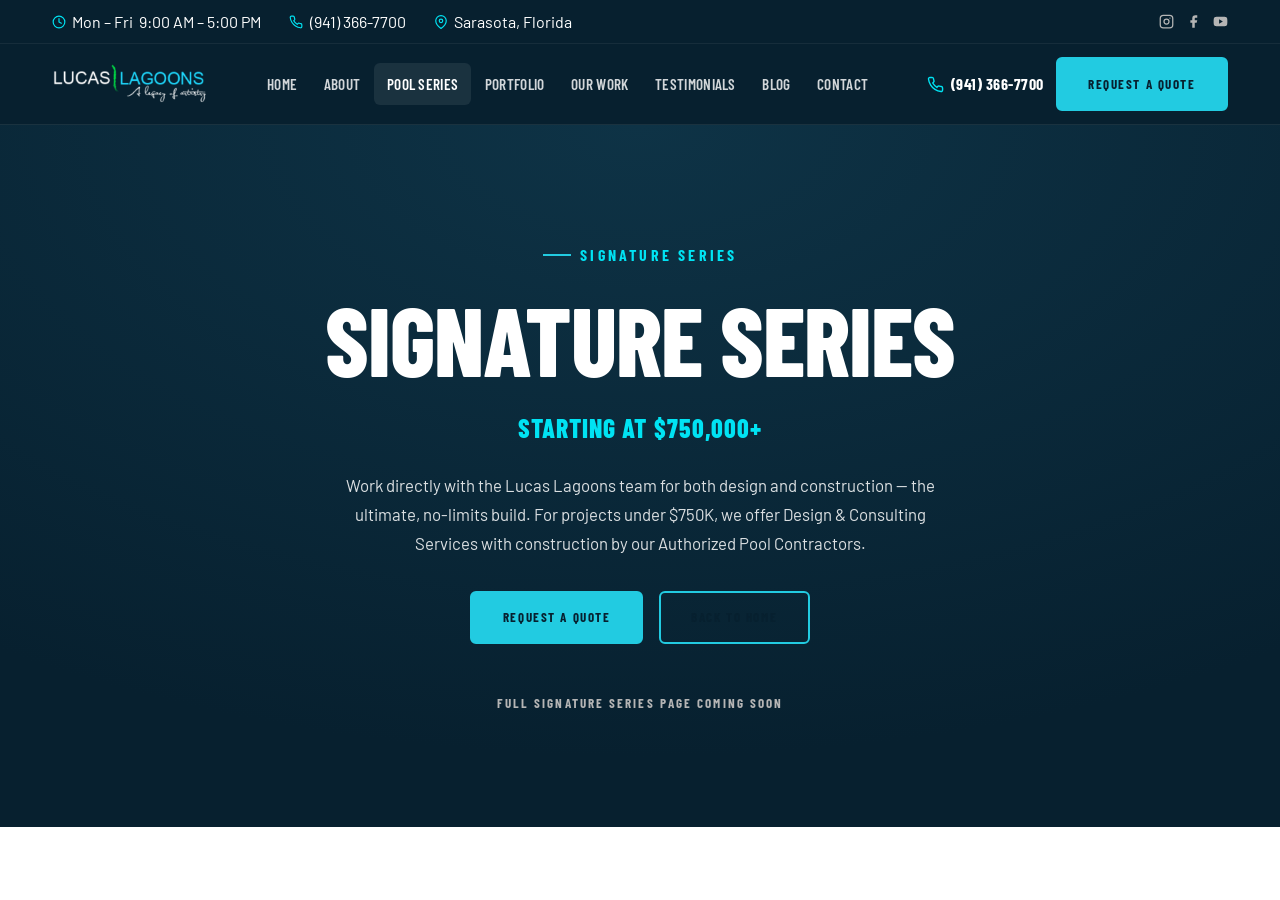
<file: html/signature-series.html>
<!DOCTYPE html>
<html lang="en">
<head>
  <meta charset="UTF-8" />
  <meta name="viewport" content="width=device-width, initial-scale=1.0" />
  <title>Signature Series | Lucas Lagoons</title>
  <meta name="description" content="Lucas Lagoons Signature Series — work directly with the Lucas Lagoons team for design and construction. Starting budget $750,000+." />

  <link rel="preconnect" href="https://fonts.googleapis.com" />
  <link rel="preconnect" href="https://fonts.gstatic.com" crossorigin />
  <link rel="stylesheet" href="../global.css" />
  <link rel="stylesheet" href="../css/styles.css" />
</head>
<body>

  <!-- TOPBAR -->
  <div id="topbar">
    <div class="container topbar-inner">
      <div class="topbar-info">
        <span class="topbar-item"><svg viewBox="0 0 24 24" fill="none" stroke="currentColor" stroke-width="2"><circle cx="12" cy="12" r="10"/><path d="M12 6v6l4 2" stroke-linecap="round" stroke-linejoin="round"/></svg>Mon – Fri &nbsp;9:00 AM – 5:00 PM</span>
        <span class="topbar-item"><svg viewBox="0 0 24 24" fill="none" stroke="currentColor" stroke-width="2"><path d="M22 16.92v3a2 2 0 0 1-2.18 2 19.79 19.79 0 0 1-8.63-3.07 19.5 19.5 0 0 1-6-6 19.79 19.79 0 0 1-3.07-8.67A2 2 0 0 1 4.11 2h3a2 2 0 0 1 2 1.72c.13.96.36 1.9.7 2.81a2 2 0 0 1-.45 2.11L8.09 9.91a16 16 0 0 0 6 6l1.27-1.27a2 2 0 0 1 2.11-.45c.91.34 1.85.57 2.81.7A2 2 0 0 1 22 16.92z"/></svg><a href="tel:+19413667700">(941) 366-7700</a></span>
        <span class="topbar-item"><svg viewBox="0 0 24 24" fill="none" stroke="currentColor" stroke-width="2"><path d="M21 10c0 7-9 13-9 13s-9-6-9-13a9 9 0 0 1 18 0z"/><circle cx="12" cy="10" r="3"/></svg>Sarasota, Florida</span>
      </div>
      <div class="topbar-social">
        <a href="https://www.instagram.com/lucaslagoons/" target="_blank" rel="noopener" aria-label="Instagram"><svg viewBox="0 0 24 24" fill="none" stroke="currentColor" stroke-width="2"><rect x="2" y="2" width="20" height="20" rx="5"/><circle cx="12" cy="12" r="4"/><circle cx="17.5" cy="6.5" r="1" fill="currentColor" stroke="none"/></svg></a>
        <a href="https://www.facebook.com/lucaslagoons/" target="_blank" rel="noopener" aria-label="Facebook"><svg viewBox="0 0 24 24" fill="currentColor"><path d="M18 2h-3a5 5 0 0 0-5 5v3H7v4h3v8h4v-8h3l1-4h-4V7a1 1 0 0 1 1-1h3z"/></svg></a>
        <a href="https://www.youtube.com/@lucaslagoons" target="_blank" rel="noopener" aria-label="YouTube"><svg viewBox="0 0 24 24" fill="currentColor"><path d="M23 12s0-3.5-.45-5.18a2.78 2.78 0 0 0-1.95-1.96C18.88 4.4 12 4.4 12 4.4s-6.88 0-8.6.46A2.78 2.78 0 0 0 1.45 6.82C1 8.5 1 12 1 12s0 3.5.45 5.18a2.78 2.78 0 0 0 1.95 1.96c1.72.46 8.6.46 8.6.46s6.88 0 8.6-.46a2.78 2.78 0 0 0 1.95-1.96C23 15.5 23 12 23 12zM9.75 15.5v-7l6 3.5z"/></svg></a>
      </div>
    </div>
  </div>

  <!-- NAVBAR -->
  <header id="navbar">
    <div class="container nav-inner">
      <a href="../index.html" class="nav-logo" aria-label="Lucas Lagoons home"><img src="../images/lucas-lagoons-logo.png" alt="Lucas Lagoons" /></a>
      <nav aria-label="Primary">
        <ul class="nav-links">
          <li><a href="../index.html">Home</a></li>
          <li><a href="../index.html#about">About</a></li>
          <li><a href="../index.html#series" class="is-active">Pool Series</a></li>
          <li><a href="portfolio.html">Portfolio</a></li>
          <li><a href="../index.html#work">Our Work</a></li>
          <li><a href="../index.html#testimonials">Testimonials</a></li>
          <li><a href="blog.html">Blog</a></li>
          <li><a href="../index.html#contact">Contact</a></li>
        </ul>
      </nav>
      <div class="nav-actions">
        <a href="tel:+19413667700" class="nav-phone"><svg viewBox="0 0 24 24" fill="none" stroke="currentColor" stroke-width="2"><path d="M22 16.92v3a2 2 0 0 1-2.18 2 19.79 19.79 0 0 1-8.63-3.07 19.5 19.5 0 0 1-6-6 19.79 19.79 0 0 1-3.07-8.67A2 2 0 0 1 4.11 2h3a2 2 0 0 1 2 1.72c.13.96.36 1.9.7 2.81a2 2 0 0 1-.45 2.11L8.09 9.91a16 16 0 0 0 6 6l1.27-1.27a2 2 0 0 1 2.11-.45c.91.34 1.85.57 2.81.7A2 2 0 0 1 22 16.92z"/></svg>(941) 366-7700</a>
        <a href="../index.html#contact" class="btn-primary">Request a Quote</a>
        <button class="nav-hamburger" aria-label="Open menu" aria-expanded="false" aria-controls="navDrawer"><span></span><span></span><span></span></button>
      </div>
    </div>
  </header>

  <!-- Mobile drawer -->
  <div class="nav-overlay" data-drawer-close></div>
  <aside class="nav-drawer" id="navDrawer" aria-hidden="true">
    <div class="nav-drawer-head">
      <span class="nav-logo"><img src="../images/lucas-lagoons-logo.png" alt="Lucas Lagoons" /></span>
      <button class="nav-drawer-close" aria-label="Close menu" data-drawer-close><svg viewBox="0 0 24 24" fill="none" stroke="currentColor" stroke-width="2"><path d="M18 6 6 18M6 6l12 12" stroke-linecap="round"/></svg></button>
    </div>
    <nav aria-label="Mobile">
      <ul>
        <li><a href="../index.html" data-drawer-close>Home</a></li>
        <li><a href="../index.html#about" data-drawer-close>About</a></li>
        <li><a href="../index.html#series" data-drawer-close>Pool Series</a></li>
        <li><a href="portfolio.html" data-drawer-close>Portfolio</a></li>
        <li><a href="../index.html#work" data-drawer-close>Our Work</a></li>
        <li><a href="../index.html#testimonials" data-drawer-close>Testimonials</a></li>
        <li><a href="blog.html" data-drawer-close>Blog</a></li>
        <li><a href="../index.html#contact" data-drawer-close>Contact</a></li>
      </ul>
    </nav>
    <div class="nav-drawer-cta"><a href="../index.html#contact" class="btn-primary" data-drawer-close>Request a Quote</a></div>
  </aside>

  <!-- COMING-SOON PLACEHOLDER -->
  <main class="page-stub">
    <div class="container">
      <p class="eyebrow is-centered">Signature Series</p>
      <h1>Signature Series</h1>
      <p class="page-stub-price">Starting at $750,000+</p>
      <p class="page-stub-lead">
        Work directly with the Lucas Lagoons team for both design and construction —
        the ultimate, no-limits build. For projects under $750K, we offer Design &amp;
        Consulting Services with construction by our Authorized Pool Contractors.
      </p>
      <div class="page-stub-btns">
        <a href="../index.html#contact" class="btn-primary">Request a Quote</a>
        <a href="../index.html" class="btn-secondary">Back to Home</a>
      </div>
      <p class="page-stub-soon">Full Signature Series page coming soon</p>
    </div>
  </main>

  <script src="../js/main.js"></script>
</body>
</html>
</file>
<file: global.css>
/* ============================================================
   LUCAS LAGOONS — global.css
   Single source of truth for:
     • Color system (CSS variables) — AQUA / DEEP NAVY / WHITE
     • Repeated components: announcement bar, topbar, navbar,
       footer, buttons, shared utilities
   Page-specific styles live in css/<page>.css (e.g. css/styles.css)
   Mobile-first: base styles = mobile, min-width queries = larger
   ============================================================ */

@import url('https://fonts.googleapis.com/css2?family=Barlow+Condensed:ital,wght@0,300;0,400;0,600;0,700;0,800;0,900;1,400&family=Barlow:wght@300;400;500;600;700&family=Lora:ital,wght@0,400;0,500;1,400&display=swap');

:root {

  /* ── Brand Colors — Lucas Lagoons tropical aqua ── */
  --aqua:        #22cbe1;   /* primary brand aqua */
  --aqua-dk:     #1399AE;   /* hover / deep */
  --aqua-darker: #0C6F80;   /* darkest accents */
  --aqua-lt:     #00e3f3;   /* bright aqua — accents, eyebrows */
  --glow:        #9AECFB;   /* light highlight / glow */
  --lime-green: #3cff00;   /* accent for CTA, buttons, highlights */

  /* ── Neutrals — deep teal-navy dark sections ── */
  --ink:        #07202F;   /* near-black navy — dark sections, footer base */
  --ink-soft:   #0E3346;   /* slightly lifted dark surface */
  --charcoal:   #123A4F;   /* dark headings on light, dark cards */
  --black:      #0A0A0A;
  --white:      #FFFFFF;

  /* ── Greys ── */
  --grey-50:     #FAFAFA;
  --grey-100:    #F3F3F3;
  --grey-200:    #E6E6E6;
  --grey-300:    #B5B5B5;
  --grey-400:    #8A8A8A;
  --grey-500:    #565656;
  --grey-600:    #2E2E2E;

  /* ── Text ── */
  --text-primary: #18181B;   /* headings */
  --text-body:    #4B4B4F;   /* body copy */
  --text-muted:   #8A8A8A;   /* labels, captions */
  --text-white:   #FFFFFF;

  /* ── Backgrounds ── */
  --bg-white:  #FFFFFF;
  --bg-light:  #FAFAFA;
  --bg-dark:   #07202F;

  /* ── Gradients ── */
  --grad-aqua: linear-gradient(135deg, var(--aqua-lt) 0%, var(--aqua) 55%, var(--aqua-dk) 100%);

  /* ── Typography ── */
  --font-display: 'Barlow Condensed', sans-serif;
  --font-body:    'Barlow', sans-serif;
  --font-serif:   'Lora', serif;

  /* ── Spacing ── */
  --space-xs:  0.25rem;
  --space-sm:  0.5rem;
  --space-md:  1rem;
  --space-lg:  2rem;
  --space-xl:  4rem;
  --space-2xl: 6rem;

  /* ── Radius ── */
  --radius-sm: 6px;
  --radius:    12px;
  --radius-lg: 20px;

  /* ── Shadows ── */
  --shadow-sm: 0 2px 10px rgba(0,0,0,0.08);
  --shadow:    0 12px 40px rgba(0,0,0,0.12);
  --shadow-lg: 0 24px 60px rgba(0,0,0,0.22);

  /* ── Transitions ── */
  --transition:      0.25s ease;
  --transition-slow: 0.45s ease;
}

/* ── Reset ── */
*, *::before, *::after {
  box-sizing: border-box;
  margin: 0;
  padding: 0;
}

html {
  scroll-behavior: smooth;
  font-size: 16px;
  /* NOTE: no overflow clip on html/body — Safari/WebKit treats
     overflow-x: clip here as a scroll container, which breaks the
     sticky navbar. Each decorative section clips its own bleed
     (overflow:hidden on #hero, .series-section, .ig-section, etc.). */
}

body {
  background-color: var(--bg-white);
  color: var(--text-body);
  font-family: var(--font-body);
  font-weight: 400;
  line-height: 1.6;
  -webkit-font-smoothing: antialiased;
}

img, picture { display: block; max-width: 100%; }
a { color: inherit; text-decoration: none; }
ul { list-style: none; }
button { cursor: pointer; border: none; background: none; font-family: inherit; }

/* ── Layout ── */
.container {
  max-width: 1240px;
  margin: 0 auto;
  width: 100%;
  padding: 0 1.25rem;
}
@media (min-width: 768px) { .container { padding: 0 2rem; } }

.section-padding { padding: 4.5rem 0; }
@media (min-width: 768px) { .section-padding { padding: 6rem 0; } }

/* ── Typography ── */
h1, h2, h3, h4, h5, h6 {
  font-family: var(--font-display);
  font-weight: 800;
  line-height: 1.05;
  letter-spacing: -0.01em;
  text-transform: uppercase;
  color: var(--text-primary);
}
h1 { font-size: clamp(2.6rem, 9vw, 6rem); }
h2 { font-size: clamp(2rem, 5.5vw, 3.8rem); }
h3 { font-size: clamp(1.5rem, 3.5vw, 2.5rem); }
h4 { font-size: clamp(1.15rem, 2.5vw, 1.8rem); }
h5 { font-size: 1.05rem; }
@media (min-width: 768px) { h5 { font-size: 1.2rem; } }

p {
  font-family: var(--font-body);
  font-weight: 400;
  line-height: 1.75;
  font-size: 0.975rem;
  color: var(--text-body);
}
@media (min-width: 768px) { p { font-size: 1.05rem; } }

/* ── Eyebrow label ── */
.eyebrow {
  font-family: var(--font-display);
  font-weight: 700;
  font-size: 1rem;
  letter-spacing: 0.2em;
  text-transform: uppercase;
  color: var(--ink);
  display: inline-flex;
  align-items: center;
  gap: 0.6rem;
  margin-bottom: 0.75rem;
}
.eyebrow::before {
  content: '';
  display: inline-block;
  width: 1.75rem;
  height: 2px;
  background: var(--aqua);
  flex-shrink: 0;
}
.eyebrow.is-centered { justify-content: center; }

/* ── Section heading helper ── */
.section-head { max-width: 640px; margin-bottom: 3rem; }
.section-head.is-centered { margin-left: auto; margin-right: auto; text-align: center; }
.section-head p { margin-top: 1rem; }

/* ── Screen reader only ── */
.sr-only {
  position: absolute; width: 1px; height: 1px;
  padding: 0; margin: -1px; overflow: hidden;
  clip: rect(0,0,0,0); white-space: nowrap; border: 0;
}

/* ── Image zoom ── */
.img-zoom { overflow: hidden; }
.img-zoom img { transition: transform 0.6s ease; }
.img-zoom:hover img { transform: scale(1.04); }

/* ── Scroll reveal (driven by IntersectionObserver in main.js) ── */
.reveal {
  opacity: 0;
  transform: translateY(28px);
  transition: opacity 0.7s ease, transform 0.7s ease;
  will-change: opacity, transform;
}
.reveal.fade-left  { transform: translateX(36px); }
.reveal.fade-right { transform: translateX(-36px); }
.reveal.is-visible { opacity: 1; transform: none; }
.reveal.delay-1 { transition-delay: 0.10s; }
.reveal.delay-2 { transition-delay: 0.20s; }
.reveal.delay-3 { transition-delay: 0.30s; }
@media (prefers-reduced-motion: reduce) {
  .reveal { opacity: 1 !important; transform: none !important; transition: none; }
}


/* ══════════════════════════════════════════════
   BUTTONS  (repeated component — global)
══════════════════════════════════════════════ */

/* Primary — aqua fill */
.btn-primary {
  display: inline-flex;
  align-items: center;
  gap: 0.5rem;
  background: var(--aqua);
  color: var(--ink);
  font-family: var(--font-display);
  font-weight: 700;
  font-size: 0.78rem;
  letter-spacing: 0.12em;
  text-transform: uppercase;
  padding: 0.85rem 1.6rem;
  border: 2px solid var(--aqua);
  border-radius: var(--radius-sm);
  transition: background var(--transition), border-color var(--transition), transform var(--transition), box-shadow var(--transition);
  white-space: nowrap;
}
.btn-primary:hover {
  background: var(--aqua-dk);
  border-color: var(--aqua-dk);
  transform: translateY(-2px);
  box-shadow: 0 10px 24px rgba(24,191,216,0.32);
  color: white;
}

/* Secondary — outline aqua, transparent */
.btn-secondary {
  display: inline-flex;
  align-items: center;
  gap: 0.5rem;
  background: transparent;
  color: var(--ink);
  font-family: var(--font-display);
  font-weight: 700;
  font-size: 0.78rem;
  letter-spacing: 0.12em;
  text-transform: uppercase;
  padding: 0.825rem 1.6rem;
  border: 2px solid var(--aqua);
  border-radius: var(--radius-sm);
  transition: background var(--transition), color var(--transition), transform var(--transition);
  white-space: nowrap;
}
.btn-secondary:hover {
  background: var(--aqua);
  color: var(--ink);
  transform: translateY(-2px);
}

/* Ghost white — transparent w/ white border, fills aqua on hover.
   For use over dark / video / image backgrounds (hero secondary CTA) */
.btn-ghost-white {
  display: inline-flex;
  align-items: center;
  gap: 0.5rem;
  background: rgba(255,255,255,0.04);
  color: var(--white);
  font-family: var(--font-display);
  font-weight: 700;
  font-size: 0.78rem;
  letter-spacing: 0.12em;
  text-transform: uppercase;
  padding: 0.825rem 1.6rem;
  border: 2px solid rgba(255,255,255,0.6);
  border-radius: var(--radius-sm);
  transition: border-color var(--transition), background var(--transition), color var(--transition), transform var(--transition);
  white-space: nowrap;
}
.btn-ghost-white:hover {
  border-color: var(--aqua);
  background: var(--aqua);
  color: var(--ink);
  transform: translateY(-2px);
}

.btn-icon { width: 14px; height: 14px; flex-shrink: 0; }

@media (min-width: 768px) {
  .btn-primary, .btn-secondary, .btn-ghost-white {
    font-size: 0.82rem;
    padding: 0.9rem 1.9rem;
  }
}


/* ══════════════════════════════════════════════
   ANNOUNCEMENT BAR  (scrolling marquee — top of page)
══════════════════════════════════════════════ */

#announce {
  background: var(--grad-aqua);
  color: var(--white);
  overflow: hidden;
  position: relative;
}
.announce-track {
  display: flex;
  width: max-content;
  animation: announce-scroll 100s linear infinite;
}
#announce:hover .announce-track { animation-play-state: paused; }

.announce-item {
  display: inline-flex;
  align-items: center;
  gap: 0.55rem;
  padding: 0.5rem 0;
  margin: 0 1.4rem;
  font-family: var(--font-display);
  font-weight: 600;
  font-size: 0.82rem;
  letter-spacing: 0.08em;
  text-transform: uppercase;
  white-space: nowrap;
  color: var(--ink);
}
.announce-item svg { width: 15px; height: 15px; flex-shrink: 0; }
.announce-item a {
  color: var(--ink);
  text-decoration: underline;
  text-underline-offset: 3px;
  font-weight: 700;
}
.announce-item .dot {
  width: 5px; height: 5px; border-radius: 50%;
  background: rgba(255,255,255,0.6);
}

@keyframes announce-scroll {
  from { transform: translateX(0); }
  to   { transform: translateX(-50%); }
}
@media (prefers-reduced-motion: reduce) {
  .announce-track { animation: none; justify-content: center; width: 100%; }
}


/* ══════════════════════════════════════════════
   TOPBAR  (hidden on mobile, shown at 1024px+)
══════════════════════════════════════════════ */

#topbar {
  display: none;
  background: var(--ink);
  border-bottom: 1px solid rgba(255,255,255,0.06);
}
@media (min-width: 1024px) { #topbar { display: block; } }

.topbar-inner {
  display: flex;
  align-items: center;
  justify-content: space-between;
  padding-top: 0.55rem;
  padding-bottom: 0.55rem;
  gap: 1rem;
}
.topbar-info { display: flex; align-items: center; gap: 1.75rem; }
.topbar-item {
  display: flex;
  align-items: center;
  gap: 0.4rem;
  font-family: var(--font-body);
  font-size: 1rem;
  color: var(--white);
}
.topbar-item svg { width: 14px; height: 14px; color: var(--aqua-lt); flex-shrink: 0; }
.topbar-item a { color: var(--white); transition: color var(--transition); }
.topbar-item a:hover { color: var(--white); }

.topbar-social { display: flex; align-items: center; gap: 0.75rem; }
.topbar-social a { color: var(--grey-300); display: flex; align-items: center; transition: color var(--transition); }
.topbar-social a:hover { color: var(--aqua-lt); }
.topbar-social svg { width: 15px; height: 15px; }


/* ══════════════════════════════════════════════
   NAVBAR  (dark navy, sticky, light text, aqua accents)
══════════════════════════════════════════════ */

#navbar {
  position: sticky;
  top: 0;
  z-index: 500;
  background: var(--ink);
  border-bottom: 1px solid rgba(255,255,255,0.08);
  transition: box-shadow var(--transition), background var(--transition);
}
#navbar.is-scrolled { box-shadow: 0 4px 24px rgba(0,0,0,0.35); }

.nav-inner {
  display: flex;
  align-items: center;
  justify-content: space-between;
  height: 68px;
  gap: 1rem;
}
@media (min-width: 1024px) { .nav-inner { height: 80px; } }

/* ── Logo (text fallback; swap for <img> logo.png when available) ── */
.nav-logo {
  display: inline-flex;
  align-items: baseline;
  gap: 0.28em;
  font-family: var(--font-display);
  font-weight: 900;
  font-size: 1.3rem;
  letter-spacing: 0.02em;
  text-transform: uppercase;
  color: var(--ink);
  flex-shrink: 0;
  line-height: 1;
}
.nav-logo .logo-accent { color: var(--aqua-dk); }
.nav-logo img { height: 34px; width: auto; }
@media (min-width: 768px) { .nav-logo { font-size: 1.55rem; } .nav-logo img { height: 42px; } }

/* ── Desktop nav links — hidden on mobile ── */
.nav-links { display: none; }
@media (min-width: 1024px) {
  .nav-links { display: flex; align-items: center; gap: 0.1rem; }
}
.nav-links > li { position: relative; }
.nav-links > li > a,
.nav-links > li > .nav-drop-toggle {
  display: inline-flex;
  align-items: center;
  gap: 0.35rem;
  font-family: var(--font-display);
  font-weight: 600;
  font-size: 0.9rem;
  letter-spacing: 0.02em;
  text-transform: uppercase;
  color: rgba(255,255,255,0.82);
  padding: 0.5rem 0.6rem;
  border-radius: var(--radius-sm);
  transition: color var(--transition), background var(--transition);
}
@media (min-width: 1180px) {
  .nav-links > li > a,
  .nav-links > li > .nav-drop-toggle { font-size: 0.95rem; padding: 0.55rem 0.78rem; }
}
.nav-links > li > a:hover,
.nav-links > li > a.is-active,
.nav-links > li > .nav-drop-toggle:hover { color: var(--white); background: rgba(255,255,255,0.08); }
.nav-chevron { width: 14px; height: 14px; transition: transform var(--transition); }

/* ── Desktop dropdown ── */
.nav-dropdown {
  position: absolute;
  top: calc(100% + 8px);
  left: 0;
  min-width: 230px;
  background: var(--white);
  border: 1px solid var(--grey-200);
  border-radius: var(--radius);
  box-shadow: var(--shadow);
  padding: 0.5rem;
  opacity: 0;
  visibility: hidden;
  transform: translateY(8px);
  transition: opacity var(--transition), transform var(--transition), visibility var(--transition);
  z-index: 60;
}
@media (min-width: 1024px) {
  .nav-links > li:hover > .nav-dropdown,
  .nav-links > li:focus-within > .nav-dropdown {
    opacity: 1; visibility: visible; transform: translateY(0);
  }
  .nav-links > li:hover > .nav-drop-toggle .nav-chevron { transform: rotate(180deg); }
}
.nav-dropdown a {
  display: block;
  padding: 0.65rem 0.85rem;
  border-radius: var(--radius-sm);
  font-family: var(--font-body);
  font-weight: 500;
  font-size: 0.92rem;
  color: var(--text-body);
  transition: color var(--transition), background var(--transition);
}
.nav-dropdown a:hover { color: var(--ink); background: var(--grey-100); }

/* ── Nav right-side actions ── */
.nav-actions { display: flex; align-items: center; gap: 0.75rem; }
.nav-phone {
  display: none;
  align-items: center;
  gap: 0.45rem;
  font-family: var(--font-display);
  font-weight: 700;
  font-size: 1rem;
  letter-spacing: 0.03em;
  color: var(--white);
}
.nav-phone svg { width: 17px; height: 17px; color: var(--aqua-lt); }
@media (min-width: 1280px) { .nav-phone { display: inline-flex; } }
.nav-actions .btn-primary { display: none; }
@media (min-width: 1024px) { .nav-actions .btn-primary { display: inline-flex; } }

/* ── Hamburger ── */
.nav-hamburger {
  display: inline-flex;
  flex-direction: column;
  justify-content: center;
  gap: 5px;
  width: 44px;
  height: 44px;
  padding: 0 10px;
  border-radius: var(--radius-sm);
}
.nav-hamburger span {
  display: block;
  height: 2px;
  width: 100%;
  background: var(--aqua);
  border-radius: 2px;
  transition: transform var(--transition), opacity var(--transition);
}
.nav-hamburger[aria-expanded="true"] span:nth-child(1) { transform: translateY(7px) rotate(45deg); }
.nav-hamburger[aria-expanded="true"] span:nth-child(2) { opacity: 0; }
.nav-hamburger[aria-expanded="true"] span:nth-child(3) { transform: translateY(-7px) rotate(-45deg); }
@media (min-width: 1024px) { .nav-hamburger { display: none; } }

/* ── Mobile drawer ── */
.nav-overlay {
  position: fixed;
  inset: 0;
  background: rgba(0,0,0,0.5);
  opacity: 0;
  visibility: hidden;
  transition: opacity var(--transition), visibility var(--transition);
  z-index: 600;
}
.nav-overlay.is-active { opacity: 1; visibility: visible; }
@media (min-width: 1024px) { .nav-overlay { display: none; } }

.nav-drawer {
  position: fixed;
  top: 0;
  right: 0;
  height: 100dvh;
  width: min(86vw, 360px);
  background: var(--ink);
  box-shadow: -10px 0 40px rgba(0,0,0,0.45);
  transform: translateX(100%);
  transition: transform var(--transition-slow);
  z-index: 700;
  display: flex;
  flex-direction: column;
  padding: 1.25rem;
  overflow-y: auto;
}
.nav-drawer.is-open { transform: translateX(0); }
@media (min-width: 1024px) { .nav-drawer { display: none !important; } }

.nav-drawer-head { display: flex; align-items: center; justify-content: space-between; margin-bottom: 1.25rem; }
.nav-drawer-close {
  width: 40px; height: 40px;
  display: flex; align-items: center; justify-content: center;
  border-radius: var(--radius-sm);
  color: var(--aqua);
  transition: background var(--transition);
}
.nav-drawer-close:hover { background: rgba(255,255,255,0.08); }
.nav-drawer-close svg { width: 22px; height: 22px; }

.nav-drawer ul { display: flex; flex-direction: column; }
.nav-drawer > nav > ul > li { border-bottom: 1px solid rgba(255,255,255,0.08); }
.nav-drawer > nav > ul > li > a,
.nav-drawer .nav-drop-toggle {
  display: flex;
  align-items: center;
  justify-content: space-between;
  width: 100%;
  padding: 0.95rem 0.25rem;
  font-family: var(--font-display);
  font-weight: 600;
  font-size: 1.1rem;
  letter-spacing: 0.03em;
  text-transform: uppercase;
  color: rgba(255,255,255,0.88);
}
.nav-drawer > nav > ul > li > a:hover { color: var(--aqua-lt); }
.nav-drawer .nav-drop-toggle[aria-expanded="true"] .nav-chevron { transform: rotate(180deg); }
.nav-drawer .nav-sub {
  max-height: 0;
  overflow: hidden;
  transition: max-height var(--transition-slow);
}
.nav-drawer .nav-sub.is-open { max-height: 320px; }
.nav-drawer .nav-sub a {
  display: block;
  padding: 0.7rem 0.85rem;
  font-size: 0.95rem;
  color: var(--text-body);
}
.nav-drawer .nav-sub a:hover { color: var(--ink); }
.nav-drawer-cta { margin-top: 1.5rem; }
.nav-drawer-cta .btn-primary { width: 100%; justify-content: center; }
.nav-drawer-contact { margin-top: 1.25rem; display: flex; flex-direction: column; gap: 0.6rem; }
.nav-drawer-contact a { display: flex; align-items: center; gap: 0.5rem; font-size: 0.9rem; color: rgba(255, 255, 255, 0.917); transition: color var(--transition); }
.nav-drawer-contact a:hover { color: var(--white); }
.nav-drawer-contact svg { width: 16px; height: 16px; color: var(--aqua-lt); }


/* ══════════════════════════════════════════════
   FOOTER  (dark charcoal, 4-column grid)
══════════════════════════════════════════════ */

#footer { background: var(--ink); padding: 5rem 0 0; }

.footer-grid {
  display: grid;
  grid-template-columns: 1fr;
  gap: 2.5rem;
  padding-bottom: 4rem;
  border-bottom: 1px solid rgba(255,255,255,0.08);
}
@media (min-width: 600px)  { .footer-grid { grid-template-columns: 1fr 1fr; } }
@media (min-width: 1024px) { .footer-grid { grid-template-columns: 2fr 1fr 1fr 2fr; gap: 3rem; } }

.footer-col h4 {
  font-family: var(--font-display);
  font-weight: 800;
  font-size: 0.78rem;
  letter-spacing: 0.16em;
  text-transform: uppercase;
  color: var(--white);
  margin-bottom: 1.25rem;
}
.footer-col p { font-size: 0.875rem; color: var(--grey-300); line-height: 1.7; }

.footer-logo-text {
  display: inline-flex;
  align-items: baseline;
  gap: 0.28em;
  font-family: var(--font-display);
  font-weight: 900;
  font-size: 1.5rem;
  letter-spacing: 0.04em;
  text-transform: uppercase;
  color: var(--white);
  margin-bottom: 0.85rem;
}
.footer-logo-text .logo-accent { color: var(--aqua-lt); }
.footer-brand p { margin-bottom: 1.5rem; max-width: 34ch; }

.footer-social { display: flex; align-items: center; gap: 0.75rem; }
.footer-social a {
  width: 36px; height: 36px;
  background: rgba(255,255,255,0.06);
  border: 1px solid rgba(255,255,255,0.1);
  display: flex; align-items: center; justify-content: center;
  color: var(--grey-300);
  border-radius: var(--radius-sm);
  transition: background var(--transition), color var(--transition), border-color var(--transition);
}
.footer-social a:hover { background: var(--aqua); border-color: var(--aqua); color: var(--ink); }
.footer-social a svg { width: 16px; height: 16px; }

.footer-nav ul { display: flex; flex-direction: column; gap: 0.6rem; }
.footer-nav a { font-size: 0.875rem; color: var(--grey-300); transition: color var(--transition); }
.footer-nav a:hover { color: var(--white); }

.footer-contact address { font-style: normal; display: flex; flex-direction: column; gap: 0.65rem; }
.footer-contact a, .footer-contact p {
  display: flex; align-items: flex-start; gap: 0.5rem;
  font-size: 0.875rem; color: var(--grey-300); line-height: 1.6;
  transition: color var(--transition);
}
.footer-contact a:hover { color: var(--white); }
.footer-contact svg { width: 16px; height: 16px; color: var(--aqua-lt); flex-shrink: 0; margin-top: 2px; }

.footer-newsletter p { margin-bottom: 1.25rem; }
.footer-form { display: flex; flex-direction: column; gap: 1rem; }
.footer-form-row {
  display: flex; flex-direction: column; gap: 1rem; }
.footer-form input {
  background: rgba(255,255,255,0.06);
  border: 1px solid rgba(255,255,255,0.12);
  color: var(--white);
  font-family: var(--font-body);
  font-size: 0.875rem;
  padding: 0.75rem 1rem;
  border-radius: var(--radius-sm);
  outline: none;
  width: 100%;
  transition: border-color var(--transition), background var(--transition);
}
.footer-form input::placeholder { color: var(--grey-400); }
.footer-form input:focus { border-color: var(--aqua); background: rgba(255,255,255,0.09); }
/* Keep autofilled fields dark instead of the browser's white */
.footer-form input:-webkit-autofill,
.footer-form input:-webkit-autofill:hover,
.footer-form input:-webkit-autofill:focus {
  -webkit-text-fill-color: var(--white);
  -webkit-box-shadow: 0 0 0 1000px var(--ink-soft) inset;
  caret-color: var(--white);
  transition: background-color 9999s ease-in-out 0s;
}
.footer-form .btn-primary { width: 100%; justify-content: center; }

.footer-bottom {
  padding: 1.5rem 0;
  display: flex;
  flex-direction: column;
  align-items: center;
  gap: 0.6rem;
  text-align: center;
}
@media (min-width: 600px) {
  .footer-bottom { flex-direction: row; justify-content: space-between; text-align: left; }
}
.footer-bottom p { font-size: 0.78rem; color: var(--grey-300); letter-spacing: 0.02em; }
.footer-privacy {
  font-size: 0.78rem; color: var(--grey-300); letter-spacing: 0.06em;
  text-transform: uppercase; font-family: var(--font-display); font-weight: 700;
  white-space: nowrap; transition: color var(--transition);
}
.footer-privacy:hover { color: var(--white); }

/* ── Scroll-to-top button ── */
.scroll-top-btn {
  position: fixed;
  bottom: 2rem;
  right: 2rem;
  width: 46px;
  height: 46px;
  background: var(--aqua);
  color: var(--ink);
  border: none;
  border-radius: var(--radius-sm);
  display: flex;
  align-items: center;
  justify-content: center;
  opacity: 0;
  pointer-events: none;
  transition: opacity var(--transition), background var(--transition), transform var(--transition);
  z-index: 900;
  box-shadow: var(--shadow);
}
.scroll-top-btn.is-visible { opacity: 1; pointer-events: all; }
.scroll-top-btn:hover { background: var(--aqua-dk); transform: translateY(-3px); }
.scroll-top-btn svg { width: 18px; height: 18px; }

.tag-white {
  color: var(--white);
  text-decoration: underline;
}


/* ══════════════════════════════════════════════
   PAGE STUB  (shared "coming soon" placeholder pages)
══════════════════════════════════════════════ */
.page-stub {
  min-height: 78vh;
  display: flex;
  align-items: center;
  text-align: center;
  background: radial-gradient(120% 120% at 50% 0%, var(--ink-soft) 0%, var(--ink) 75%);
  color: var(--white);
  padding: 5rem 0;
}
.page-stub h1 { color: var(--white); margin: 0.5rem 0 1rem; }
.page-stub .eyebrow { color: var(--aqua-lt); }
.page-stub .eyebrow::before { background: var(--aqua); }
.page-stub-price {
  font-family: var(--font-display);
  font-weight: 800;
  font-size: 1.6rem;
  letter-spacing: 0.04em;
  text-transform: uppercase;
  color: var(--aqua-lt);
  margin-bottom: 1.25rem;
}
.page-stub-lead { color: rgba(255,255,255,0.85); max-width: 620px; margin: 0 auto 2rem; }
.page-stub-btns { display: flex; gap: 1rem; justify-content: center; flex-wrap: wrap; }
.page-stub-soon {
  margin-top: 3rem;
  font-family: var(--font-display);
  font-weight: 700;
  font-size: 0.82rem;
  letter-spacing: 0.16em;
  text-transform: uppercase;
  color: var(--grey-300);
}


/* ══════════════════════════════════════════════
   PAGE HERO  (shared inner-page banner — image + dark overlay,
   centered title + breadcrumb). Used on all inner pages.
══════════════════════════════════════════════ */
.page-hero {
  position: relative;
  overflow: hidden;
  display: flex;
  align-items: center;
  min-height: 320px;
  padding: 6rem 0 3.5rem;
  background: var(--ink);
}
.page-hero-bg {
  position: absolute;
  inset: 0;
  z-index: 0;
  background-size: cover;
  background-position: center;
  background-repeat: no-repeat;
  background-color: var(--ink-soft);
}
.page-hero::after {
  content: '';
  position: absolute;
  inset: 0;
  z-index: 1;
  background: linear-gradient(180deg, rgba(7,32,47,0.7) 0%, rgba(7,32,47,0.82) 100%);
}
.page-hero .container { position: relative; z-index: 2; text-align: center; }
.page-hero .eyebrow { color: var(--aqua-lt); justify-content: center; }
.page-hero h1 { color: var(--white); font-size: clamp(2.4rem, 6vw, 4rem); }
.page-hero-crumb {
  display: inline-flex;
  align-items: center;
  gap: 0.5rem;
  margin-top: 1rem;
  font-family: var(--font-display);
  font-weight: 600;
  font-size: 0.8rem;
  letter-spacing: 0.08em;
  text-transform: uppercase;
  color: rgba(255,255,255,0.7);
}
.page-hero-crumb a { color: rgba(255,255,255,0.7); transition: color var(--transition); }
.page-hero-crumb a:hover { color: var(--aqua-lt); }
.page-hero-crumb span { color: var(--aqua-lt); }
</file>
<file: css/styles.css>
/* ============================================================
   LUCAS LAGOONS — css/styles.css
   HOME PAGE styling only. Shared components (buttons, nav,
   topbar, footer, color tokens) live in global.css.
   Sections are added here as we build them.
   Mobile-first: base = mobile, min-width queries = larger.
   ============================================================ */


/* ══════════════════════════════════════════════
   HERO
   Full-screen background carousel + centered content.
   Two series buttons, each with a starting-price label beneath.
══════════════════════════════════════════════ */

#hero {
  position: relative;
  min-height: 100svh;
  display: flex;
  align-items: center;
  /* Fallback look before photos are dropped in: deep tropical gradient */
  background: radial-gradient(120% 120% at 50% 0%, var(--ink-soft) 0%, var(--ink) 70%);
  overflow: hidden;
}

/* ── Background carousel ── */
.hero-carousel { position: absolute; inset: 0; z-index: 0; }
.hero-slide {
  position: absolute;
  inset: 0;
  background-size: cover;
  background-position: center;
  background-repeat: no-repeat;
  opacity: 0;
  transform: scale(1.08);
  transition: opacity 1.4s ease;
  will-change: opacity, transform;
}
.hero-slide.is-active { opacity: 1; }

/* Ken-Burns drift — runs each time a slide activates (incl. the first).
   Alternates: odd slides zoom OUT, even slides zoom IN. */
.hero-slide.is-active:nth-child(odd)  { animation: hero-zoom-out 7s ease-out forwards; }
.hero-slide.is-active:nth-child(even) { animation: hero-zoom-in  7s ease-out forwards; }
@keyframes hero-zoom-out { from { transform: scale(1.14); } to { transform: scale(1); } }
@keyframes hero-zoom-in  { from { transform: scale(1);    } to { transform: scale(1.14); } }
@media (prefers-reduced-motion: reduce) {
  .hero-slide.is-active:nth-child(odd),
  .hero-slide.is-active:nth-child(even) { animation: none; transform: scale(1); }
}

/* Dark gradient overlay so white text stays legible over any photo */
.hero-overlay {
  position: absolute;
  inset: 0;
  z-index: 1;
  background:
    linear-gradient(180deg, rgba(7,32,47,0.55) 0%, rgba(7,32,47,0.35) 35%, rgba(7,32,47,0.78) 100%),
    radial-gradient(120% 80% at 50% 40%, transparent 30%, rgba(7,32,47,0.45) 100%);
}

/* ── Hero content ── */
.hero-inner {
  position: relative;
  z-index: 2;
  padding-top: 5.5rem;
  padding-bottom: 7rem;
}
.hero-content { max-width: 900px; margin: 0 auto; text-align: center; }

.hero-eyebrow {
  font-family: var(--font-display);
  font-weight: 700;
  font-size: 0.82rem;
  letter-spacing: 0.22em;
  text-transform: uppercase;
  color: var(--aqua-lt);
  margin-bottom: 1.1rem;
  display: inline-flex;
  align-items: center;
  gap: 0.7rem;
}
.hero-eyebrow::before,
.hero-eyebrow::after {
  content: '';
  width: 1.6rem;
  height: 2px;
  background: var(--aqua);
  display: inline-block;
}
@media (min-width: 768px) { .hero-eyebrow { font-size: 0.92rem; } }

.hero-heading {
  color: var(--white);
  font-size: clamp(2.5rem, 8vw, 5.5rem);
  line-height: 1.02;
  text-shadow: 0 2px 30px rgba(0,0,0,0.35);
  margin-bottom: 1.4rem;
}
.hero-heading .accent { color: var(--aqua-lt); }

.hero-sub {
  color: rgba(255,255,255,0.9);
  font-size: 1.02rem;
  line-height: 1.7;
  max-width: 600px;
  margin: 0 auto 2.5rem;
}
@media (min-width: 768px) { .hero-sub { font-size: 1.15rem; } }

/* ── Two series buttons + price label beneath each ── */
.hero-series {
  display: flex;
  flex-wrap: wrap;
  justify-content: center;
  gap: 1.75rem 2.5rem;
}
.hero-series-item {
  display: flex;
  flex-direction: column;
  align-items: center;
  gap: 0.7rem;
}

.btn-series {
  display: inline-flex;
  align-items: center;
  justify-content: center;
  gap: 0.55rem;
  min-width: 220px;
  background: var(--aqua);
  color: var(--ink);
  font-family: var(--font-display);
  font-weight: 700;
  font-size: 0.92rem;
  letter-spacing: 0.1em;
  text-transform: uppercase;
  padding: 1.05rem 1.9rem;
  border: 2px solid var(--aqua);
  border-radius: var(--radius-sm);
  box-shadow: 0 12px 34px rgba(24,191,216,0.30);
  transition: background var(--transition), border-color var(--transition), transform var(--transition), box-shadow var(--transition);
}
.btn-series:hover {
  background: var(--aqua-dk);
  border-color: var(--aqua-dk);
  transform: translateY(-3px);
  box-shadow: 0 16px 40px rgba(24,191,216,0.42);
  color: white;
}
.btn-series .btn-icon { width: 16px; height: 16px; transition: transform var(--transition); }
.btn-series:hover .btn-icon { transform: translateX(4px); }

/* Signature = the premium tier: outlined glass on white for contrast */
.btn-series.is-signature {
  background: rgba(255,255,255,0.08);
  color: var(--white);
  border-color: rgba(255,255,255,0.65);
  box-shadow: none;
  backdrop-filter: blur(4px);
}
.btn-series.is-signature:hover {
  background: var(--white);
  color: var(--ink);
  border-color: var(--white);
}

.hero-price {
  font-family: var(--font-display);
  font-weight: 700;
  font-size: 1.15rem;
  letter-spacing: 0.04em;
  color: var(--white);
}
.hero-price-label {
  display: block;
  font-family: var(--font-body);
  font-weight: 500;
  font-size: 0.7rem;
  letter-spacing: 0.18em;
  text-transform: uppercase;
  color: rgba(255,255,255,0.6);
  margin-bottom: 0.15rem;
}
@media (min-width: 768px) {
  .btn-series { font-size: 0.98rem; min-width: 240px; }
  .hero-price { font-size: 1.3rem; }
}

/* ── Carousel dots ── */
.hero-dots {
  position: absolute;
  bottom: 1.75rem;
  left: 50%;
  transform: translateX(-50%);
  z-index: 3;
  display: flex;
  gap: 0.6rem;
}
.hero-dot {
  width: 10px; height: 10px;
  border-radius: 50%;
  background: rgba(255,255,255,0.35);
  border: 1px solid rgba(255,255,255,0.5);
  transition: background var(--transition), width var(--transition), border-radius var(--transition);
}
.hero-dot.is-active {
  background: var(--aqua-lt);
  border-color: var(--aqua-lt);
  width: 26px;
  border-radius: 6px;
}


/* ══════════════════════════════════════════════
   TOP WAVE DIVIDER (shared)
   Single wave draping the previous section's color down into a
   dark section. Used on #series, #instagram, #contact.
══════════════════════════════════════════════ */
.top-wave {
  position: absolute;
  top: -1px;
  left: 0;
  width: 100%;
  height: 55px;
  z-index: 2;
  line-height: 0;
  pointer-events: none;
}
@media (min-width: 768px) { .top-wave { height: 85px; } }
.top-wave svg { display: block; width: 100%; height: 100%; }
/* fill = color of the section directly above each */
#work      .top-wave path { fill: var(--bg-white); }   /* portfolio (white) above */
#contact   .top-wave path { fill: var(--bg-white); }    /* blog (white) above */

/* Bottom wave — flipped, so a dark section spills into the lighter
   section below it. fill = color of the section directly BELOW each. */
.bottom-wave {
  position: absolute;
  bottom: -1px;
  left: 0;
  width: 100%;
  height: 55px;
  z-index: 2;
  line-height: 0;
  pointer-events: none;
  transform: scaleY(-1);          /* flip: solid edge faces down */
}
@media (min-width: 768px) { .bottom-wave { height: 85px; } }
.bottom-wave svg { display: block; width: 100%; height: 100%; }
#series    .bottom-wave path { fill: var(--bg-white); }   /* portfolio (white) below */
#instagram .bottom-wave path { fill: var(--ink); }        /* testimonials (dark photo) below */


/* ══════════════════════════════════════════════
   CREDENTIALS  (As Seen On + animated stats)
══════════════════════════════════════════════ */
.creds-section { background: var(--bg-white); text-align: center; padding: 3.5rem 0; }
@media (min-width: 768px) { .creds-section { padding: 4.5rem 0; } }

.creds-asseen {
  display: inline-flex;
  flex-direction: column;
  align-items: center;
  gap: 0.5rem;
  margin-bottom: 2.75rem;
}
@media (min-width: 600px) { .creds-asseen { flex-direction: row; gap: 1rem; } }
.creds-asseen-label {
  font-family: var(--font-display);
  font-weight: 700;
  font-size: 0.72rem;
  letter-spacing: 0.22em;
  text-transform: uppercase;
  color: var(--text-muted);
}
.creds-asseen-name {
  display: inline-flex;
  align-items: center;
  gap: 0.55rem;
  font-family: var(--font-display);
  font-weight: 800;
  font-size: clamp(1rem, 2.6vw, 1.25rem);
  letter-spacing: 0.02em;
  text-transform: uppercase;
  color: var(--text-primary);
}
.creds-asseen-name em { color: var(--aqua-dk); font-style: italic; font-weight: 700; }
.creds-asseen-name svg { width: 24px; height: 24px; color: var(--aqua); flex-shrink: 0; }

/* Continuous left-to-right marquee */
.creds-marquee {
  position: relative;
  overflow: hidden;
  border-top: 1px solid var(--grey-200);
  padding: 2.5rem 0;
  -webkit-mask-image: linear-gradient(90deg, transparent 0, #000 7%, #000 93%, transparent 100%);
          mask-image: linear-gradient(90deg, transparent 0, #000 7%, #000 93%, transparent 100%);
}
.creds-track {
  display: flex;
  width: max-content;
  animation: creds-scroll 38s linear infinite;
}
.creds-marquee:hover .creds-track { animation-play-state: paused; }
@keyframes creds-scroll {
  from { transform: translateX(-50%); }   /* moves left → right */
  to   { transform: translateX(0); }
}
@media (prefers-reduced-motion: reduce) {
  .creds-track { animation: none; justify-content: center; width: 100%; flex-wrap: wrap; gap: 2rem; }
}
.creds-stat {
  flex: 0 0 auto;
  display: flex;
  flex-direction: column;
  gap: 0.35rem;
  align-items: center;
  text-align: center;
  padding: 0 2.75rem;
  border-right: 1px solid var(--grey-200);
}
.creds-stat-num {
  font-family: var(--font-display);
  font-weight: 900;
  font-size: clamp(2.6rem, 7vw, 3.6rem);
  line-height: 1;
  color: var(--aqua-dk);
}
.creds-stat-label {
  font-family: var(--font-display);
  font-weight: 700;
  font-size: 0.78rem;
  letter-spacing: 0.1em;
  text-transform: uppercase;
  color: var(--text-muted);
}


/* ══════════════════════════════════════════════
   ABOUT
   Image (+ stat badge) left · content w/ tabs right.
══════════════════════════════════════════════ */

/* Section frame + decorative flowing-line SVG background (à la Top Knox).
   Tweak --wave-color / --wave-width to change the look. */
#about, #portfolio {
  position: relative;
  overflow: hidden;
  --wave-color: rgba(24, 191, 216, 0.07);   /* aqua line color/opacity */
  --wave-width: 1.5px;                       /* line thickness (stays constant) */
}
.wave-lines {
  position: absolute;
  inset: 0;
  width: 100%;
  height: 100%;
  z-index: 0;
  pointer-events: none;
}
.wave-lines path {
  stroke: var(--wave-color);
  stroke-width: var(--wave-width);
  vector-effect: non-scaling-stroke;         /* lines stay thin no matter the stretch */
}
/* Keep the real content above the lines */
#about > .container { position: relative; z-index: 1; }

.about-inner {
  display: grid;
  grid-template-columns: 1fr;
  gap: 2.5rem;
  align-items: center;
}
@media (min-width: 992px) {
  .about-inner { grid-template-columns: 0.95fr 1.05fr; gap: 4rem; }
  .about-media::before {
  content: '';
  position: absolute;
  top: -1.5rem;
  left: -1.5rem;
  width: 100%;
  height: 100%;
  background: #22cbe15b;
  border-radius: var(--radius-lg);
  z-index: 0;
}
}

/* ── Left media + badge ── */
.about-media { position: relative; isolation: isolate; }
/* Accent shape peeking out behind the photo, offset up & to the left */
.about-media::before {
  content: '';
  position: absolute;
  top: -.5rem;
  left: -.5rem;
  width: 100%;
  height: 100%;
  background: #22cbe15b;
  border-radius: var(--radius-lg);
  z-index: 0;
}

@media (min-width: 900px) {
  .about-media::before {
  top: -1.5rem;
  left: -1.5rem;

}
}

.about-img-main {
  position: relative;
  z-index: 1;
  width: 100%;
  height: 340px;
  object-fit: cover;
  border-radius: var(--radius-lg);
  box-shadow: var(--shadow-lg);
  /* placeholder look until the photo is dropped in */
  background: linear-gradient(135deg, var(--ink-soft), var(--ink));
}
@media (min-width: 768px) { .about-img-main { height: 480px; } }
@media (min-width: 992px) { .about-img-main { height: 560px; } }

.about-badge {
  position: absolute;
  z-index: 2;
  left: 1.25rem;
  bottom: 1.25rem;
  display: flex;
  align-items: center;
  gap: 0.7rem;
  background: var(--aqua);
  color: var(--ink);
  padding: 1rem 1.25rem;
  border-radius: var(--radius);
  box-shadow: var(--shadow);
}
.about-badge-num {
  font-family: var(--font-display);
  font-weight: 900;
  font-size: 2.4rem;
  line-height: 1;
}
.about-badge-label {
  font-family: var(--font-display);
  font-weight: 700;
  font-size: 0.78rem;
  letter-spacing: 0.06em;
  text-transform: uppercase;
  line-height: 1.1;
}

/* ── Right content ── */
.about-heading { margin-bottom: 1.25rem; }
.about-lead { color: var(--text-primary); font-weight: 500; margin-bottom: 1rem; }
.about-content > p { margin-bottom: 1rem; }
.about-lead em { font-style: italic; color: var(--aqua-dk); font-weight: 600; }

/* ── Tabs ── */
.about-tabs {
  display: flex;
  flex-wrap: wrap;
  gap: 0.5rem 1.75rem;
  border-bottom: 1px solid var(--grey-200);
  margin-top: 1.75rem;
}
.about-tab {
  position: relative;
  font-family: var(--font-display);
  font-weight: 700;
  font-size: 0.98rem;
  letter-spacing: 0.04em;
  text-transform: uppercase;
  color: var(--text-muted);
  padding: 0 0 0.85rem;
  transition: color var(--transition);
}
.about-tab::after {
  content: '';
  position: absolute;
  left: 0; bottom: -1px;
  width: 100%;
  height: 2px;
  background: var(--aqua);
  transform: scaleX(0);
  transform-origin: left;
  transition: transform var(--transition);
}
.about-tab:hover { color: var(--text-primary); }
.about-tab.is-active { color: var(--aqua-dk); }
.about-tab.is-active::after { transform: scaleX(1); }

.about-panels { margin: 1.25rem 0 1.5rem; }
.about-panel { display: none; }
.about-panel.is-active { display: block; }

/* ── Checklist ── */
.about-checklist {
  display: grid;
  grid-template-columns: 1fr;
  gap: 0.7rem 1.5rem;
  margin-bottom: 2rem;
}
@media (min-width: 560px) { .about-checklist { grid-template-columns: 1fr 1fr; } }
.about-checklist li {
  display: flex;
  align-items: center;
  gap: 0.6rem;
  font-family: var(--font-body);
  font-weight: 500;
  font-size: 0.95rem;
  color: var(--text-primary);
}
.about-checklist svg {
  width: 20px; height: 20px;
  flex-shrink: 0;
  color: var(--aqua);
  background: rgba(24,191,216,0.12);
  border-radius: 50%;
  padding: 3px;
}

/* ── Footer row: CTA + meet-Lucas ── */
.about-foot {
  display: flex;
  flex-wrap: wrap;
  align-items: center;
  gap: 1.5rem 2rem;
}
.about-meet { display: flex; align-items: center; gap: 0.85rem; }
.about-meet img {
  width: 56px; height: 56px;
  border-radius: 50%;
  object-fit: cover;
  border: 2px solid var(--aqua);
  background: var(--grey-100);
}
.about-meet-name {
  display: block;
  font-family: var(--font-display);
  font-weight: 700;
  font-size: 1.02rem;
  letter-spacing: 0.02em;
  text-transform: uppercase;
  color: var(--text-primary);
}
.about-meet-role {
  display: block;
  font-size: 0.82rem;
  color: var(--text-muted);
}


/* ══════════════════════════════════════════════
   POOL SERIES
   Two side-by-side tier cards; Signature is the featured tier.
══════════════════════════════════════════════ */

/* Dark section with blue ambient glow */
.series-section {
  position: relative;
  background: #050d14;          /* near-black navy */
  overflow: hidden;
}
.series-section::before,
.series-section::after {
  content: '';
  position: absolute;
  border-radius: 50%;
  filter: blur(90px);
  pointer-events: none;
  z-index: 0;
}
.series-section::before {            /* aqua glow, top-left */
  width: 520px; height: 520px;
  top: -170px; left: -130px;
  background: radial-gradient(circle, rgba(24,191,216,0.40) 0%, transparent 70%);
}
.series-section::after {             /* deep-blue glow, bottom-right */
  width: 620px; height: 620px;
  bottom: -230px; right: -160px;
  background: radial-gradient(circle, rgba(20,120,200,0.36) 0%, transparent 70%);
}
.series-section .container { position: relative; z-index: 1; }

/* Heading text on dark */
.series-section .section-head h2 { color: var(--white); }
.series-section .section-head p  { color: rgba(255,255,255,0.75); }
.series-section .eyebrow         { color: var(--aqua-lt); }

/* Shape divider at the top — white About color draping into the dark */
.series-divider {
  position: absolute;
  top: -1px;
  left: 0;
  width: 100%;
  height: 55px;
  z-index: 2;
  line-height: 0;
  pointer-events: none;
}
@media (min-width: 768px) { .series-divider { height: 85px; } }
.series-divider svg { display: block; width: 100%; height: 100%; }
.series-divider path { fill: var(--bg-white); }

.series-grid {
  display: grid;
  grid-template-columns: 1fr;
  gap: 1.75rem;
  align-items: stretch;
}
@media (min-width: 860px) {
  .series-grid { grid-template-columns: 1fr 1fr; gap: 2rem; }
}

.series-card {
  position: relative;
  display: flex;
  flex-direction: column;
  min-height: 540px;
  /* Background photo placeholder — set per card via inline style.
     Fallback navy shows until the real image is dropped in. */
  background-color: var(--ink-soft);
  background-size: cover;
  background-position: center;
  background-repeat: no-repeat;
  border: 1px solid rgba(255,255,255,0.12);
  border-radius: var(--radius-lg);
  padding: 2.25rem 2rem;
  box-shadow: 0 20px 50px rgba(0,0,0,0.45);
  transition: transform var(--transition), box-shadow var(--transition), border-color var(--transition);
}
/* Dark gradient over the photo so the text stays legible.
   border-radius:inherit keeps it inside the rounded corners without
   overflow:hidden (so the ribbon can sit above the top edge). */
.series-card::before {
  content: '';
  position: absolute;
  inset: 0;
  z-index: 0;
  border-radius: inherit;
  background: linear-gradient(180deg, rgba(5,13,20,0.66) 0%, rgba(5,13,20,0.80) 55%, rgba(5,13,20,0.93) 100%);
}
.series-card > *:not(.series-ribbon) { position: relative; z-index: 1; }
.series-card:hover {
  transform: translateY(-4px);
  box-shadow: 0 28px 60px rgba(0,0,0,0.55);
}

/* Featured (Signature) — aqua frame + glow */
.series-card.is-featured {
  border: 2px solid var(--aqua);
  box-shadow: 0 0 0 1px rgba(24,191,216,0.25), 0 22px 60px rgba(24,191,216,0.22);
}
.series-ribbon { z-index: 2; }
.series-ribbon {
  position: absolute;
  top: 0;
  right: 1.75rem;
  transform: translateY(-50%);
  background: var(--aqua);
  color: var(--ink);
  font-family: var(--font-display);
  font-weight: 800;
  font-size: 0.72rem;
  letter-spacing: 0.14em;
  text-transform: uppercase;
  padding: 0.4rem 0.9rem;
  border-radius: var(--radius-sm);
  box-shadow: var(--shadow-sm);
}

/* Card header */
.series-card-top {
  padding-bottom: 1.5rem;
  margin-bottom: 1.5rem;
  border-bottom: 1px solid rgba(255,255,255,0.15);
}
.series-tier {
  display: block;
  font-family: var(--font-display);
  font-weight: 800;
  font-size: 1.5rem;
  letter-spacing: 0.01em;
  text-transform: uppercase;
  color: var(--white);
}
.series-for {
  font-size: 0.9rem;
  color: rgba(255,255,255,0.9);
  margin-top: 0.3rem;
  margin-bottom: 1.25rem;
}
.series-price { display: flex; align-items: baseline; gap: 0.5rem; }
.series-price-label {
  font-family: var(--font-body);
  font-weight: 500;
  font-size: 0.78rem;
  letter-spacing: 0.14em;
  text-transform: uppercase;
  color: rgba(255, 255, 255, 0.824);
}
.series-price-num {
  font-family: var(--font-display);
  font-weight: 900;
  font-size: clamp(2rem, 5vw, 2.6rem);
  line-height: 1;
  color: var(--aqua-lt);
}

.series-desc { margin-bottom: 1.5rem; color: rgba(255, 255, 255, 0.88); }

/* What's-included list */
.series-list { display: flex; flex-direction: column; gap: 0.7rem; margin-bottom: 2rem; }
.series-list li {
  display: flex;
  align-items: center;
  gap: 0.65rem;
  font-family: var(--font-body);
  font-weight: 500;
  font-size: 0.95rem;
  color: rgba(255,255,255,0.92);
}
.series-list svg {
  width: 20px; height: 20px;
  flex-shrink: 0;
  color: var(--aqua-lt);
  background: rgba(24,191,216,0.18);
  border-radius: 50%;
  padding: 3px;
}

/* CTA pinned to the bottom so both cards align */
.series-btn { margin-top: auto; align-self: flex-start; }

.series-note {
  text-align: center;
  font-size: 0.9rem;
  color: rgba(255, 255, 255, 0.728);
  max-width: 640px;
  margin: 2.5rem auto 0;
}


/* ══════════════════════════════════════════════
   PORTFOLIO  (light)
   Project cards; hover fills the panel aqua + reveals the description.
══════════════════════════════════════════════ */

.portfolio-section { background: var(--bg-white); }

/* ── Stacked expanding cards ──
   Mobile: simple vertical photo cards (full content shown).
   Desktop: overlapping accordion — hover/tap expands one to the front. */
.stack { display: flex; flex-direction: column; gap: 1.1rem; }

.stack-card {
  position: relative;
  height: 300px;
  border-radius: var(--radius-lg);
  overflow: hidden;
  background-color: var(--ink-soft);     /* fallback before photo loads */
  background-size: cover;
  background-position: center;
  background-repeat: no-repeat;
}
.stack-card-shade {
  position: absolute;
  inset: 0;
  z-index: 1;
  background: linear-gradient(180deg, rgba(7,32,47,0.5) 0%, rgba(7,32,47,0.12) 38%, rgba(7,32,47,0.88) 100%);
}
.stack-card-body {
  position: absolute;
  inset: 0;
  z-index: 2;
  display: flex;
  flex-direction: column;
  justify-content: space-between;
  padding: 1.6rem;
}
.stack-card-title {
  font-family: var(--font-display);
  font-weight: 800;
  font-size: 1.5rem;
  line-height: 1.1;
  letter-spacing: 0.01em;
  text-transform: uppercase;
  color: var(--white);
  text-shadow: 0 2px 16px rgba(0,0,0,0.45);
}
.stack-card-desc {
  font-size: 0.92rem;
  line-height: 1.6;
  color: rgba(255,255,255,0.88);
  margin-bottom: 0.9rem;
  max-width: 40ch;
}
.stack-card-foot .btn-primary { margin-top: 0.2rem; }

/* Aqua glow ring on the active card so it's clear which one you're on */
.stack-card.is-active {
  box-shadow: 0 0 0 3px var(--aqua), 0 0 30px 2px rgba(34,203,225,0.45);
}

/* Desktop: horizontal overlapping accordion */
@media (min-width: 768px) {
  .stack { flex-direction: row; gap: 0; height: 480px; }
  .stack-card {
    flex: 1 1 0;
    height: 100%;
    margin-left: -2rem;                  /* overlap onto the previous card */
    box-shadow: -16px 0 38px rgba(0,0,0,0.32);
    cursor: pointer;
    transition: flex-grow 0.55s cubic-bezier(0.22, 1, 0.36, 1);
  }
  .stack-card:first-child { margin-left: 0; }
  .stack-card:nth-child(1) { z-index: 1; }
  .stack-card:nth-child(2) { z-index: 2; }
  .stack-card:nth-child(3) { z-index: 3; }
  .stack-card:nth-child(4) { z-index: 4; }
  .stack-card.is-active {
    flex-grow: 5;
    z-index: 20;
    box-shadow: -16px 0 38px rgba(0,0,0,0.32), 0 0 0 3px var(--aqua), 0 0 34px 2px rgba(34,203,225,0.5);
  }

  /* Fixed min width keeps the title from reflowing as the card narrows —
     it just gets clipped by the card's overflow. */
  .stack-card-body { min-width: 340px; padding: 2rem; }

  /* Collapsed cards show only the clipped title; the rest fades in
     once the card becomes active. */
  .stack-card-foot {
    opacity: 0;
    transform: translateY(8px);
    transition: opacity 0.35s ease, transform 0.35s ease;
  }
  .stack-card.is-active .stack-card-foot { opacity: 1; transform: none; }
}

@media (prefers-reduced-motion: reduce) {
  .stack-card { transition: none; }
}


/* ══════════════════════════════════════════════
   INSTAGRAM  (dark)
   Vertical reel cards that autoplay muted/looping.
══════════════════════════════════════════════ */

.ig-section {
  position: relative;
  background: var(--ink);
  overflow: hidden;
}
/* ambient aqua glow, top-center */
.ig-glow {
  position: absolute;
  top: -180px;
  left: 50%;
  transform: translateX(-50%);
  width: 700px;
  height: 480px;
  background: radial-gradient(circle, rgba(24,191,216,0.22) 0%, transparent 70%);
  filter: blur(70px);
  pointer-events: none;
  z-index: 0;
}
.ig-section .container { position: relative; z-index: 1; }
.ig-section .section-head h2 { color: var(--white); }
.ig-section .section-head p  { color: rgba(255,255,255,0.75); }
.ig-section .eyebrow         { color: var(--aqua-lt); }

/* Reel grid */
.ig-reels {
  display: grid;
  grid-template-columns: repeat(2, 1fr);
  gap: 1rem;
}
@media (min-width: 768px) { .ig-reels { grid-template-columns: repeat(4, 1fr); gap: 1.25rem; } }

.ig-reel {
  position: relative;
  aspect-ratio: 9 / 16;
  border-radius: var(--radius-lg);
  overflow: hidden;
  background: var(--ink-soft);     /* placeholder until videos drop in */
  border: 1px solid rgba(255,255,255,0.10);
  box-shadow: 0 16px 40px rgba(0,0,0,0.45);
  transition: transform var(--transition), box-shadow var(--transition), border-color var(--transition);
}
.ig-reel:hover {
  transform: translateY(-4px);
  border-color: rgba(24,191,216,0.5);
  box-shadow: 0 22px 50px rgba(0,0,0,0.55);
}
.reel-video {
  width: 100%;
  height: 100%;
  object-fit: cover;
  display: block;
}

/* small Instagram glyph, top-right */
.ig-reel-tag {
  position: absolute;
  top: 0.7rem;
  right: 0.7rem;
  z-index: 2;
  color: var(--white);
  filter: drop-shadow(0 1px 4px rgba(0,0,0,0.6));
  pointer-events: none;
}
.ig-reel-tag svg { width: 22px; height: 22px; }

/* hover overlay */
.ig-reel-overlay {
  position: absolute;
  inset: 0;
  z-index: 1;
  display: flex;
  flex-direction: column;
  align-items: center;
  justify-content: center;
  gap: 0.5rem;
  background: linear-gradient(180deg, rgba(7,32,47,0.15), rgba(7,32,47,0.6));
  color: var(--white);
  opacity: 0;
  transition: opacity var(--transition);
}
.ig-reel:hover .ig-reel-overlay { opacity: 1; }
.ig-reel-overlay svg { width: 40px; height: 40px; }
.ig-reel-overlay span {
  font-family: var(--font-display);
  font-weight: 700;
  font-size: 0.8rem;
  letter-spacing: 0.12em;
  text-transform: uppercase;
}

/* Follow CTA */
.ig-cta { text-align: center; margin-top: 2.75rem; }
.ig-follow svg { width: 18px; height: 18px; }


/* ══════════════════════════════════════════════
   TESTIMONIALS  (light)
   Two marquee rows scrolling opposite directions, slowly.
══════════════════════════════════════════════ */

.tm-section { position: relative; background: var(--ink); overflow: hidden; }

/* Parallax photo background — taller than the section so it can drift
   without exposing gaps; transform driven by main.js on scroll. */
.tm-bg {
  position: absolute;
  top: -20%;
  left: 0;
  width: 100%;
  height: 140%;
  background-color: var(--ink-soft);     /* fallback before the photo loads */
  background-size: cover;
  background-position: center;
  background-repeat: no-repeat;
  z-index: 0;
  will-change: transform;
}
/* Dark gradient overlay — darker at top/bottom so it blends into the
   adjacent dark sections, lighter in the middle so the photo shows. */
.tm-overlay {
  position: absolute;
  inset: 0;
  z-index: 1;
  background: linear-gradient(180deg,
    rgba(7,32,47,0.94) 0%,
    rgba(7,32,47,0.74) 22%,
    rgba(7,32,47,0.74) 78%,
    rgba(7,32,47,0.94) 100%);
}
.tm-section > .container { position: relative; z-index: 2; }

/* Heading text on the now-dark section */
.tm-section .section-head h2 { color: var(--white); }
.tm-section .section-head p  { color: rgba(255,255,255,0.82); }
.tm-section .eyebrow         { color: var(--aqua-lt); }

/* Marquee viewport with left/right fade mask */
.tm-marquee {
  position: relative;
  z-index: 2;
  -webkit-mask-image: linear-gradient(90deg, transparent 0, #000 9%, #000 91%, transparent 100%);
          mask-image: linear-gradient(90deg, transparent 0, #000 9%, #000 91%, transparent 100%);
}
.tm-row { display: flex; overflow: hidden; }
.tm-row + .tm-row { margin-top: 1.5rem; }

.tm-track {
  display: flex;
  width: max-content;
  padding: 0.6rem 0;          /* room for card shadow top/bottom */
  will-change: transform;
}
.tm-track--ltr { animation: tm-scroll-right 260s linear infinite; }
.tm-track--rtl { animation: tm-scroll-left  260s linear infinite; }
.tm-row:hover .tm-track { animation-play-state: paused; }

/* Each card carries its own trailing gap so the -50% loop stays seamless */
.tm-card {
  flex: 0 0 auto;
  position: relative;
  width: 360px;
  margin-right: 1.5rem;
  background: var(--white);
  border: 1px solid var(--grey-200);
  border-radius: var(--radius-lg);
  padding: 1.6rem 1.6rem 1.6rem 2.1rem;
  box-shadow: var(--shadow-sm);
}
@media (min-width: 768px) { .tm-card { width: 400px; } }

/* Left accent bar (aqua) */
.tm-card::before {
  content: '';
  position: absolute;
  left: 0.85rem;
  top: 1.7rem;
  width: 5px;
  height: 74px;
  border-radius: 4px;
  background: var(--lime-green);
}

.tm-top { display: flex; align-items: center; gap: 0.9rem; margin-bottom: 1.1rem; }
.tm-avatar {
  width: 64px; height: 64px;
  border-radius: 50%;
  object-fit: cover;
  flex-shrink: 0;
  background: var(--grey-200);
  border: 2px solid var(--white);
  box-shadow: 0 0 0 1px var(--grey-200);
}
.tm-id { min-width: 0; }
.tm-name {
  display: block;
  font-family: var(--font-display);
  font-weight: 800;
  font-size: 1.15rem;
  letter-spacing: 0.01em;
  text-transform: uppercase;
  color: var(--text-primary);
  line-height: 1.1;
}
.tm-role { display: block; font-size: 0.82rem; color: var(--text-muted); margin: 0.15rem 0 0.4rem; }
.tm-stars { display: flex; align-items: center; gap: 2px; color: var(--aqua); }
.tm-stars svg { width: 16px; height: 16px; }
.tm-stars span {
  margin-left: 0.4rem;
  font-family: var(--font-display);
  font-weight: 700;
  font-size: 0.85rem;
  color: var(--text-primary);
}
.tm-quote {
  margin-left: auto;
  align-self: flex-start;
  flex-shrink: 0;
  width: 46px; height: 46px;
  border-radius: 50%;
  background: rgba(24,191,216,0.12);
  color: var(--aqua);
  display: flex;
  align-items: center;
  justify-content: center;
}
.tm-quote svg { width: 22px; height: 22px; }
.tm-text { font-size: 0.95rem; line-height: 1.7; color: var(--text-body); }

@keyframes tm-scroll-left  { from { transform: translateX(0); }     to { transform: translateX(-50%); } }
@keyframes tm-scroll-right { from { transform: translateX(-50%); }  to { transform: translateX(0); } }

@media (prefers-reduced-motion: reduce) {
  .tm-track { animation: none; }
}


/* ══════════════════════════════════════════════
   CONTACT / QUOTE WIZARD  (dark)
   Left image · right multi-step form (MC first, typing last).
══════════════════════════════════════════════ */

.quote-section { position: relative; background: var(--ink); overflow: hidden; }
.quote-glow {
  position: absolute;
  bottom: -200px; right: -120px;
  width: 620px; height: 620px;
  border-radius: 50%;
  background: radial-gradient(circle, rgba(24,191,216,0.22) 0%, transparent 70%);
  filter: blur(80px);
  pointer-events: none;
  z-index: 0;
}
.quote-inner {
  position: relative;
  z-index: 1;
  display: grid;
  grid-template-columns: 1fr;
  gap: 2rem;
  align-items: stretch;
}
@media (min-width: 940px) { .quote-inner { grid-template-columns: 0.85fr 1.15fr; gap: 2.5rem; } }

/* ── Left media ── */
.quote-media {
  position: relative;
  border-radius: var(--radius-lg);
  overflow: hidden;
  min-height: 320px;
  display: flex;
  align-items: flex-end;
  box-shadow: var(--shadow-lg);
}
.quote-media-img {
  position: absolute;
  inset: 0;
  background: linear-gradient(135deg, var(--ink-soft), var(--ink)) center/cover no-repeat;
  z-index: 0;
}
.quote-media::after {
  content: '';
  position: absolute;
  inset: 0;
  z-index: 1;
  background: linear-gradient(180deg, rgba(7,32,47,0.1) 0%, rgba(7,32,47,0.85) 100%);
}
.quote-media-cap { position: relative; z-index: 2; padding: 2rem; }
.quote-media-eyebrow {
  font-family: var(--font-display);
  font-weight: 700;
  font-size: 0.82rem;
  letter-spacing: 0.2em;
  text-transform: uppercase;
  color: var(--aqua-lt);
  margin-bottom: 0.6rem;
}
.quote-media-title { color: var(--white); margin-bottom: 0.75rem; }
.quote-media-cap p { color: rgba(255,255,255,0.82); font-size: 0.95rem; }

/* ── Right form card ── */
.quote-card {
  background: var(--white);
  border-radius: var(--radius-lg);
  box-shadow: var(--shadow-lg);
  padding: 1.75rem;
}
@media (min-width: 768px) { .quote-card { padding: 2.25rem; } }

/* Progress */
.qf-progress { display: flex; align-items: center; gap: 1rem; margin-bottom: 1.75rem; }
.qf-progress-bar {
  flex: 1;
  height: 6px;
  background: var(--grey-200);
  border-radius: 99px;
  overflow: hidden;
}
.qf-progress-bar span {
  display: block;
  height: 100%;
  width: 12%;
  background: var(--aqua);
  border-radius: 99px;
  transition: width var(--transition-slow);
}
.qf-progress-text {
  font-family: var(--font-display);
  font-weight: 700;
  font-size: 0.78rem;
  letter-spacing: 0.08em;
  text-transform: uppercase;
  color: var(--text-muted);
  white-space: nowrap;
}

/* Steps */
.qf-step { display: none; animation: qf-fade 0.35s ease; }
.qf-step.is-active { display: block; }
@keyframes qf-fade { from { opacity: 0; transform: translateY(8px); } to { opacity: 1; transform: none; } }
.qf-step-title { font-size: clamp(1.3rem, 3vw, 1.7rem); margin-bottom: 0.4rem; }
.qf-step-sub { color: var(--text-muted); margin-bottom: 1.5rem; font-size: 0.95rem; }

/* Service choice cards */
.qf-choices { display: grid; gap: 1rem; }
@media (min-width: 560px) { .qf-choices { grid-template-columns: 1fr 1fr; } }
.qf-choice { cursor: pointer; }
.qf-choice input { position: absolute; opacity: 0; pointer-events: none; }
.qf-choice-box {
  display: flex;
  flex-direction: column;
  gap: 0.25rem;
  height: 100%;
  padding: 1.4rem;
  border: 2px solid var(--grey-200);
  border-radius: var(--radius);
  transition: border-color var(--transition), background var(--transition), box-shadow var(--transition);
}
.qf-choice:hover .qf-choice-box { border-color: var(--aqua-lt); }
.qf-choice input:checked + .qf-choice-box {
  border-color: var(--aqua);
  background: rgba(24,191,216,0.06);
  box-shadow: 0 0 0 3px rgba(24,191,216,0.15);
}
.qf-choice input:focus-visible + .qf-choice-box { outline: 2px solid var(--aqua); outline-offset: 2px; }
.qf-choice-title { font-family: var(--font-display); font-weight: 800; font-size: 1.2rem; text-transform: uppercase; color: var(--text-primary); }
.qf-choice-price { font-family: var(--font-display); font-weight: 700; color: var(--aqua-dk); }
.qf-choice-sub { font-size: 0.85rem; color: var(--text-muted); margin-top: 0.25rem; }

/* MC groups */
.qf-group { border: none; margin-bottom: 1.5rem; }
.qf-group:last-child { margin-bottom: 0; }
.qf-group legend {
  font-family: var(--font-display);
  font-weight: 700;
  font-size: 0.82rem;
  letter-spacing: 0.1em;
  text-transform: uppercase;
  color: var(--text-primary);
  margin-bottom: 0.7rem;
}
.qf-group.qf-group-invalid legend { color: #c0392b; }
.qf-optgroup { display: grid; gap: 0.6rem; }
@media (min-width: 560px) { .qf-optgroup { grid-template-columns: 1fr 1fr; } }
.qf-opt {
  display: flex;
  align-items: center;
  gap: 0.6rem;
  padding: 0.8rem 1rem;
  border: 1.5px solid var(--grey-200);
  border-radius: var(--radius-sm);
  cursor: pointer;
  font-size: 0.92rem;
  color: var(--text-body);
  transition: border-color var(--transition), background var(--transition);
}
.qf-opt:hover { border-color: var(--aqua-lt); }
.qf-opt input { accent-color: var(--aqua); width: 17px; height: 17px; flex-shrink: 0; }
.qf-opt:has(input:checked) {
  border-color: var(--aqua);
  background: rgba(24,191,216,0.07);
  color: var(--text-primary);

}

/* Text inputs */
.qf-grid { display: grid; grid-template-columns: 1fr 1fr; gap: 1rem; }
.qf-input { display: flex; flex-direction: column; gap: 0.35rem; }
.qf-input.qf-span2 { grid-column: 1 / -1; }
.qf-step > .qf-input { margin-bottom: 1rem; }
.qf-input > span {
  font-family: var(--font-display);
  font-weight: 700;
  font-size: 0.78rem;
  letter-spacing: 0.06em;
  text-transform: uppercase;
  color: var(--text-primary);
}
.qf-input input,
.qf-input select,
.qf-input textarea {
  width: 100%;
  font-family: var(--font-body);
  font-size: 0.95rem;
  color: var(--text-primary);
  background: var(--grey-50);
  border: 1.5px solid var(--grey-200);
  border-radius: var(--radius-sm);
  padding: 0.7rem 0.85rem;
  outline: none;
  transition: border-color var(--transition), background var(--transition);
}
.qf-input textarea { resize: vertical; }
.qf-input input:focus,
.qf-input select:focus,
.qf-input textarea:focus { border-color: var(--aqua); background: var(--white); }
.qf-invalid { border-color: #c0392b !important; background: #fdecea !important; }

/* Checkboxes / agreements */
.qf-check {
  display: flex;
  align-items: flex-start;
  gap: 0.65rem;
  padding: 0.5rem 0;
  font-size: 0.9rem;
  color: var(--text-body);
  cursor: pointer;
}
.qf-check input { accent-color: var(--aqua); width: 18px; height: 18px; margin-top: 2px; flex-shrink: 0; }

/* reCAPTCHA placeholder */
.qf-recaptcha {
  display: inline-flex;
  align-items: center;
  gap: 0.7rem;
  margin-top: 1.25rem;
  padding: 0.75rem 1rem;
  background: var(--grey-50);
  border: 1px solid var(--grey-300);
  border-radius: var(--radius-sm);
}
.qf-recaptcha-box { width: 24px; height: 24px; border: 2px solid var(--grey-300); border-radius: 3px; background: var(--white); }
.qf-recaptcha-label { font-size: 0.9rem; color: var(--text-body); }
.qf-recaptcha-logo {
  font-size: 0.62rem; letter-spacing: 0.04em; color: var(--text-muted);
  text-transform: uppercase; margin-left: 1rem;
}

/* Success */
.qf-success { text-align: center; padding: 1rem 0; }
.qf-success-icon {
  display: inline-flex; align-items: center; justify-content: center;
  width: 64px; height: 64px; border-radius: 50%;
  background: rgba(24,191,216,0.15); color: var(--aqua-dk);
  margin-bottom: 1rem;
}
.qf-success-icon svg { width: 32px; height: 32px; }

/* Nav */
.qf-nav { display: flex; align-items: center; justify-content: space-between; gap: 1rem; margin-top: 2rem; }
.qf-nav .qf-next, .qf-nav .qf-submit { margin-left: auto; }


/* ══════════════════════════════════════════════
   GALLERY  (filter tabs · drag carousel · frosted blur hover)
══════════════════════════════════════════════ */

.gallery-section { background: var(--bg-white); padding: 4.5rem 0 5rem; overflow: hidden; }
@media (min-width: 768px) { .gallery-section { padding: 6rem 0 6.5rem; } }

/* ══════════════════════════════════════════════
   OUR WORK  (merged dark section: Photos + Reels tabs)
══════════════════════════════════════════════ */
.work-section {
  position: relative;
  background: var(--ink);
  overflow: hidden;
  padding: 4.5rem 0 5rem;
}
@media (min-width: 768px) { .work-section { padding: 6rem 0 6.5rem; } }
.work-glow {
  position: absolute;
  top: -160px; left: 50%;
  transform: translateX(-50%);
  width: 760px; height: 460px;
  background: radial-gradient(circle, rgba(34,203,225,0.20) 0%, transparent 70%);
  filter: blur(70px);
  pointer-events: none;
  z-index: 0;
}
.work-section .container { position: relative; z-index: 1; }
.work-section .section-head h2 { color: var(--white); }
.work-section .section-head p  { color: rgba(255,255,255,0.75); }
.work-section .eyebrow         { color: var(--aqua-lt); }

/* Photos / Reels toggle */
.work-tabs {
  display: flex;
  width: max-content;
  max-width: 100%;
  margin: 0 auto;
  gap: 0.3rem;
  padding: 0.35rem;
  background: rgba(255,255,255,0.06);
  border: 1px solid rgba(255,255,255,0.12);
  border-radius: 999px;
}
.work-tab {
  font-family: var(--font-display);
  font-weight: 700;
  font-size: 0.85rem;
  letter-spacing: 0.1em;
  text-transform: uppercase;
  color: rgba(255,255,255,0.7);
  padding: 0.6rem 1.7rem;
  border-radius: 999px;
  transition: background var(--transition), color var(--transition);
}
.work-tab.is-active { background: var(--aqua); color: var(--ink); }
.work-tab:not(.is-active):hover { color: var(--white); }

/* Panels */
.work-panel { display: none; position: relative; z-index: 1; margin-top: 2.5rem; }
.work-panel.is-active { display: block; }
@media (min-width: 768px) { .work-panel { margin-top: 3rem; } }

.reels-intro {
  text-align: center;
  color: rgba(255,255,255,0.72);
  max-width: 560px;
  margin: 0 auto 2.5rem;
}

/* Gallery filter tabs recolored for the dark section */
.work-section .gallery-filter-btn { color: rgba(255,255,255,0.8); border-color: rgba(255,255,255,0.22); }
.work-section .gallery-filter-btn:hover { color: var(--white); border-color: var(--aqua-lt); }
.work-section .gallery-filter-btn.is-active { background: var(--aqua); border-color: var(--aqua); color: var(--ink); }
.work-section .gallery-swipe-hint { color: var(--aqua-lt); }
.work-section .gallery-swipe-hint svg { color: var(--aqua-lt); }

/* Filter tabs */
.gallery-filters {
  display: flex;
  align-items: center;
  justify-content: center;
  flex-wrap: wrap;
  gap: 0.6rem;
  padding-bottom: 1.5rem;
}
@media (min-width: 768px) { .gallery-filters { gap: 0.75rem; } }
.gallery-filter-btn {
  font-family: var(--font-display);
  font-weight: 700;
  font-size: 0.75rem;
  letter-spacing: 0.1em;
  text-transform: uppercase;
  color: var(--text-primary);
  background: transparent;
  border: 1.5px solid var(--grey-300);
  padding: 0.55rem 1.25rem;
  border-radius: var(--radius-sm);
  cursor: pointer;
  transition: background var(--transition), border-color var(--transition), color var(--transition);
  white-space: nowrap;
}
.gallery-filter-btn:hover { border-color: var(--aqua-dk); color: var(--aqua-dk); }
.gallery-filter-btn.is-active { background: var(--aqua-dk); border-color: var(--aqua); color: var(--white); }

/* Drag/swipe hint — desktop only */
.gallery-swipe-hint { display: none; }
@media (min-width: 1024px) {
  .gallery-swipe-hint {
    display: flex;
    align-items: center;
    justify-content: center;
    gap: 0.55rem;
    margin: 0 0 1.5rem;
    font-family: var(--font-display);
    font-weight: 700;
    font-size: 0.74rem;
    letter-spacing: 0.14em;
    text-transform: uppercase;
    color: var(--aqua-dk);
  }
  .gallery-swipe-hint svg { width: 20px; height: 20px; color: var(--aqua); animation: gal-nudge 1.8s ease-in-out infinite; }
}
@keyframes gal-nudge { 0%, 100% { transform: translateX(0); } 50% { transform: translateX(5px); } }
@media (prefers-reduced-motion: reduce) { .gallery-swipe-hint svg { animation: none; } }

/* Full-bleed carousel */
.gallery-carousel-outer { position: relative; }
.gallery-track-wrap {
  overflow: hidden;
  cursor: grab;
  user-select: none;
  -webkit-user-select: none;
}
.gallery-track-wrap.is-dragging { cursor: grabbing; }
@media (max-width: 1023px) {
  .gallery-track-wrap {
    overflow-x: auto;
    -webkit-overflow-scrolling: touch;
    cursor: default;
    scrollbar-width: none;
  }
  .gallery-track-wrap::-webkit-scrollbar { display: none; }
}
.gallery-track {
  display: flex;
  transition: transform 0.4s cubic-bezier(0.25, 1, 0.5, 1);
  will-change: transform;
}
.gallery-track.is-dragging { transition: none; }

/* Card */
.gallery-card {
  position: relative;
  overflow: hidden;
  flex-shrink: 0;
  width: calc(100vw - 2.5rem);     /* mobile: ~1.2 cards visible */
}
@media (min-width: 600px)  { .gallery-card { width: 50vw; } }
@media (min-width: 1024px) { .gallery-card { width: 25%; } }

.gallery-card-img {
  width: 100%;
  height: 420px;
  object-fit: cover;
  object-position: center;
  display: block;
  background: var(--ink-soft);     /* placeholder fill until photos drop in */
  transition: transform 0.6s ease;
  pointer-events: none;            /* don't let image drag fight the carousel drag */
  user-select: none;
  -webkit-user-select: none;
  -webkit-user-drag: none;
}
@media (min-width: 768px) { .gallery-card-img { height: 480px; } }
.gallery-card:hover .gallery-card-img { transform: scale(1.04); }

/* Frosted-glass overlay — slides up on hover */
.gallery-card-overlay {
  position: absolute;
  bottom: 0; left: 0; right: 0;
  height: 38%;
  background: radial-gradient(174% 135% at 35% -15%, rgba(7,32,47,0.34) 0%, rgba(7,32,47,0.34) 100%);
  backdrop-filter: blur(20px);
  -webkit-backdrop-filter: blur(20px);
  z-index: 2;
  transform: translateY(100%);
  transition: transform 0.4s cubic-bezier(0.22, 1, 0.36, 1);
}
.gallery-card:hover .gallery-card-overlay { transform: translateY(0); }

.gallery-card-info {
  position: absolute;
  bottom: 0; left: 0; right: 0;
  z-index: 3;
  padding: 1.5rem 1.6rem 1.7rem;
  transform: translateY(100%);
  transition: transform 0.4s cubic-bezier(0.22, 1, 0.36, 1) 0.05s;
}
.gallery-card:hover .gallery-card-info { transform: translateY(0); }

.gallery-card-title {
  font-family: var(--font-display);
  font-weight: 800;
  font-size: clamp(1rem, 2.5vw, 1.3rem);
  text-transform: uppercase;
  letter-spacing: 0.04em;
  color: var(--white);
  margin-bottom: 0.4rem;
  line-height: 1.2;
}
.gallery-card-line { width: 40px; height: 2px; background: var(--aqua-lt); margin-bottom: 0.85rem; transition: width 0.3s ease 0.15s; }
.gallery-card:hover .gallery-card-line { width: 60px; }

.gallery-card-link {
  display: inline-flex;
  align-items: center;
  gap: 0.4rem;
  font-family: var(--font-display);
  font-weight: 700;
  font-size: 0.72rem;
  letter-spacing: 0.12em;
  text-transform: uppercase;
  color: var(--white);
  opacity: 0;
  transition: opacity 0.25s ease 0.2s;
}
.gallery-card:hover .gallery-card-link { opacity: 1; }
.gallery-card-link svg { width: 14px; height: 14px; }

.gallery-card.is-hidden { display: none; }

/* Mobile tap-to-reveal */
.gallery-card.is-touched .gallery-card-overlay,
.gallery-card.is-touched .gallery-card-info { transform: translateY(0); }
.gallery-card.is-touched .gallery-card-link { opacity: 1; }
.gallery-card.is-touched .gallery-card-line { width: 60px; }


/* ══════════════════════════════════════════════
   BLOG  (light — carousel: 6 cards, 3 per view)
══════════════════════════════════════════════ */
#blog {
  position: relative;
  overflow: hidden;
  /* top half = a darkened gallery photo (header sits on it),
     bottom half = white — cards bridge the seam. Swap the image freely. */
  background:
    linear-gradient(to bottom,
      rgba(7,32,47,0.66) 0%,
      rgba(7,32,47,0.66) 50%,
      var(--bg-white) 50%,
      var(--bg-white) 100%),
    url('../images/gallery/gallery-8.jpg') center / cover no-repeat;
}
#blog .top-wave path { fill: var(--ink); }   /* dark testimonials above */

.blog-header { text-align: center; padding: 4.5rem 0 3rem; }
@media (min-width: 768px) { .blog-header { padding: 6rem 0 4rem; } }
.blog-header .eyebrow { color: var(--aqua-lt); }
.blog-header h2 { color: var(--white); margin-bottom: 0.75rem; }
.blog-header p { color: rgba(255,255,255,0.85); max-width: 540px; margin: 0 auto; }

.blog-carousel-outer { position: relative; overflow: visible; }
.blog-track-clip { overflow: hidden; }
@media (min-width: 1024px) { .blog-track-clip { margin: 0 64px; } }

.blog-track {
  display: flex;
  gap: 1.5rem;
  transition: transform 0.65s cubic-bezier(0.25, 1, 0.5, 1);
  will-change: transform;
}

/* Card */
.blog-card {
  background: var(--white);
  border: 1px solid var(--grey-200);
  border-radius: var(--radius);
  overflow: hidden;
  flex-shrink: 0;
  display: flex;
  flex-direction: column;
  width: calc(100vw - 2.5rem);
  transition: box-shadow var(--transition), transform var(--transition);
}
@media (min-width: 600px)  { .blog-card { width: calc(50% - 0.75rem); } }
@media (min-width: 1024px) { .blog-card { width: calc(33.333% - 1rem); } }
.blog-card:hover { box-shadow: 0 14px 40px rgba(0,0,0,0.12); transform: translateY(-3px); }

.blog-card-img-wrap { position: relative; overflow: hidden; aspect-ratio: 16/10; background: var(--grey-200); }
.blog-card-img-wrap img {
  width: 100%; height: 100%;
  object-fit: cover;
  display: block;
  transition: transform 0.7s cubic-bezier(0.25, 1, 0.5, 1);
}
.blog-card:hover .blog-card-img-wrap img { transform: scale(1.07); }

/* Meta strip over the bottom of the image */
.blog-card-meta {
  position: absolute;
  bottom: 0; left: 0; right: 0;
  background: var(--ink);
  padding: 0.55rem 1rem;
  display: flex;
  align-items: center;
  gap: 1.1rem;
  transition: background var(--transition);
}
.blog-card:hover .blog-card-meta { background: var(--aqua-dk); }
.blog-meta-item {
  display: flex;
  align-items: center;
  gap: 0.35rem;
  font-family: var(--font-display);
  font-size: 0.68rem;
  font-weight: 600;
  letter-spacing: 0.08em;
  text-transform: uppercase;
  color: var(--white);
  white-space: nowrap;
}
.blog-meta-item svg { width: 13px; height: 13px; flex-shrink: 0; color: rgba(255,255,255,0.7); }

/* Body */
.blog-card-body { padding: 1.5rem; display: flex; flex-direction: column; flex: 1; gap: 0.75rem; }
.blog-card-title {
  font-family: var(--font-display);
  font-weight: 800;
  font-size: clamp(1rem, 2.5vw, 1.2rem);
  text-transform: uppercase;
  letter-spacing: 0.02em;
  color: var(--text-primary);
  line-height: 1.2;
  transition: color var(--transition);
}
.blog-card:hover .blog-card-title { color: var(--aqua-dk); }
.blog-card-excerpt { font-size: 0.875rem; color: var(--text-body); line-height: 1.7; flex: 1; }
.blog-card-link {
  display: inline-flex;
  align-items: center;
  gap: 0.35rem;
  margin-top: auto;
  font-family: var(--font-display);
  font-weight: 700;
  font-size: 0.75rem;
  letter-spacing: 0.1em;
  text-transform: uppercase;
  color: var(--text-primary);
  transition: color var(--transition), gap var(--transition);
}
.blog-card-link svg { width: 14px; height: 14px; transition: transform var(--transition); }
.blog-card:hover .blog-card-link { color: var(--aqua-dk); gap: 0.55rem; }
.blog-card:hover .blog-card-link svg { transform: translate(2px, -2px); }

/* Prev / next arrows (desktop) */
.blog-arrows { display: none; }
@media (min-width: 1024px) {
  .blog-arrows {
    display: flex;
    align-items: center;
    justify-content: space-between;
    position: absolute;
    top: 50%; left: 0; right: 0;
    transform: translateY(-50%);
    pointer-events: none;
    z-index: 10;
  }
}
.blog-arrow-btn {
  width: 48px; height: 48px;
  background: var(--white);
  border: 1.5px solid var(--grey-200);
  color: var(--text-primary);
  display: flex;
  align-items: center;
  justify-content: center;
  cursor: pointer;
  border-radius: 50%;
  pointer-events: all;
  box-shadow: 0 4px 16px rgba(0,0,0,0.1);
  transition: background var(--transition), border-color var(--transition), color var(--transition), transform var(--transition);
}
.blog-arrow-btn:hover { background: var(--aqua); border-color: var(--aqua); color: var(--ink); transform: scale(1.08); }
.blog-arrow-btn svg { width: 18px; height: 18px; }

/* Footer: dots + view all */
.blog-footer {
  display: flex;
  flex-direction: column;
  align-items: center;
  gap: 1.75rem;
  padding: 2.5rem 0 5rem;
}
.blog-dots { display: flex; align-items: center; justify-content: center; gap: 0.5rem; }
.blog-dot {
  width: 8px; height: 8px;
  border-radius: 50%;
  background: var(--grey-300);
  cursor: pointer;
  transition: background var(--transition), transform var(--transition);
  padding: 0;
}
.blog-dot.is-active { background: var(--aqua); transform: scale(1.3); }
.blog-viewall { background: var(--aqua); }


/* ══════════════════════════════════════════════
   SECTION STUBS — temporary placeholders, removed as we build
══════════════════════════════════════════════ */
.section-stub {
  min-height: 60vh;
  display: flex;
  align-items: center;
  justify-content: center;
  text-align: center;
  background: var(--bg-light);
  border-bottom: 1px solid var(--grey-200);
}
.section-stub:nth-of-type(even) { background: var(--white); }
.section-stub p {
  font-family: var(--font-display);
  font-weight: 700;
  font-size: 1.1rem;
  letter-spacing: 0.06em;
  text-transform: uppercase;
  color: var(--text-muted);
}
</file>
<file: css/blog.css>
/* ============================================================
   LUCAS LAGOONS — css/blog.css
   Inner-page styles for the Blog index + Blog article pages.
   Reuses .blog-card etc. from styles.css; adds page hero,
   listing grid, and article-body typography.
   ============================================================ */

/* (.page-hero now lives in global.css — shared across all inner pages) */

/* ── Blog listing page ── */
.blog-page { background: var(--bg-light); }

/* Category pills */
.blog-cats {
  display: flex;
  flex-wrap: wrap;
  align-items: center;
  justify-content: center;
  gap: 0.6rem;
  margin-bottom: 3rem;
}
.blog-cat {
  font-family: var(--font-display);
  font-weight: 700;
  font-size: 0.75rem;
  letter-spacing: 0.1em;
  text-transform: uppercase;
  color: var(--text-primary);
  background: var(--white);
  border: 1.5px solid var(--grey-200);
  padding: 0.55rem 1.2rem;
  cursor: pointer;
  transition: background var(--transition), border-color var(--transition), color var(--transition);
}
.blog-cat:hover { border-color: var(--aqua); color: var(--aqua-dk); }
.blog-cat.is-active { background: var(--aqua); border-color: var(--aqua); color: var(--ink); }

/* Listing grid — reuses .blog-card, overriding the carousel width */
.blog-grid {
  display: grid;
  grid-template-columns: 1fr;
  gap: 1.75rem;
}
@media (min-width: 600px) { .blog-grid { grid-template-columns: 1fr 1fr; } }
@media (min-width: 980px) { .blog-grid { grid-template-columns: repeat(3, 1fr); } }
.blog-grid .blog-card { width: auto; }

/* Pagination */
.blog-pagination {
  display: flex;
  align-items: center;
  justify-content: center;
  gap: 0.5rem;
  margin-top: 3.5rem;
}
.blog-page-btn {
  min-width: 42px;
  height: 42px;
  padding: 0 0.6rem;
  display: inline-flex;
  align-items: center;
  justify-content: center;
  font-family: var(--font-display);
  font-weight: 700;
  font-size: 0.9rem;
  color: var(--text-primary);
  background: var(--white);
  border: 1.5px solid var(--grey-200);
  border-radius: var(--radius-sm);
  cursor: pointer;
  transition: background var(--transition), border-color var(--transition), color var(--transition);
}
.blog-page-btn:hover { border-color: var(--aqua); color: var(--aqua-dk); }
.blog-page-btn.is-active { background: var(--aqua); border-color: var(--aqua); color: var(--ink); }
.blog-page-btn svg { width: 16px; height: 16px; }


/* ── Blog article (detail) page ── */
.article-section { background: var(--bg-white); }
.article { max-width: 760px; margin: 0 auto; }
.article-lead {
  font-size: 1.15rem;
  line-height: 1.7;
  color: var(--text-primary);
  font-weight: 500;
  margin-bottom: 2rem;
}
.article-body p { margin-bottom: 1.4rem; }
.article-body h2 {
  font-size: clamp(1.5rem, 3vw, 2rem);
  margin: 2.5rem 0 1rem;
}
.article-body h3 {
  font-size: clamp(1.2rem, 2.5vw, 1.5rem);
  margin: 2rem 0 0.85rem;
}
.article-body ul { margin: 0 0 1.4rem 1.2rem; list-style: disc; }
.article-body li { margin-bottom: 0.6rem; line-height: 1.7; }
.article-body img,
.article-figure img {
  width: 100%;
  border-radius: var(--radius-lg);
  margin: 1rem 0;
}
.article-figure figcaption {
  font-size: 0.85rem;
  color: var(--text-muted);
  text-align: center;
  margin-top: 0.5rem;
}
.article-quote {
  border-left: 4px solid var(--aqua);
  padding: 0.5rem 0 0.5rem 1.5rem;
  margin: 2rem 0;
  font-family: var(--font-display);
  font-weight: 600;
  font-size: 1.3rem;
  line-height: 1.4;
  color: var(--text-primary);
}

.article-share {
  display: flex;
  align-items: center;
  gap: 0.75rem;
  margin-top: 3rem;
  padding-top: 2rem;
  border-top: 1px solid var(--grey-200);
}
.article-share span {
  font-family: var(--font-display);
  font-weight: 700;
  font-size: 0.78rem;
  letter-spacing: 0.1em;
  text-transform: uppercase;
  color: var(--text-muted);
}
.article-share a {
  width: 38px; height: 38px;
  display: flex; align-items: center; justify-content: center;
  border: 1.5px solid var(--grey-200);
  border-radius: 50%;
  color: var(--text-body);
  transition: background var(--transition), border-color var(--transition), color var(--transition);
}
.article-share a:hover { background: var(--aqua); border-color: var(--aqua); color: var(--ink); }
.article-share svg { width: 16px; height: 16px; }

/* Related posts band */
.related { background: var(--bg-light); }

/* ── Detail page: two-column layout ── */
.article-layout {
  display: grid;
  grid-template-columns: 1fr;
  gap: 2.75rem;
  align-items: start;
}
@media (min-width: 980px) { .article-layout { grid-template-columns: minmax(0, 1fr) 340px; gap: 3rem; } }

.article-featured { width: 100%; border-radius: var(--radius-lg); margin-bottom: 1.5rem; aspect-ratio: 16/9; object-fit: cover; }

/* Meta row */
.article-meta {
  display: flex;
  flex-wrap: wrap;
  align-items: center;
  gap: 1.25rem;
  padding-bottom: 1.25rem;
  margin-bottom: 1.25rem;
  border-bottom: 1px solid var(--grey-200);
}
.article-meta-item { display: inline-flex; align-items: center; gap: 0.4rem; font-size: 0.85rem; color: var(--text-muted); }
.article-meta-item svg { width: 15px; height: 15px; color: var(--aqua); }
.article-meta-av { width: 26px; height: 26px; border-radius: 50%; object-fit: cover; background: var(--grey-200); }

.article-title { font-size: clamp(1.6rem, 4vw, 2.4rem); margin-bottom: 1.25rem; }

/* Image pair */
.article-img-pair { display: grid; grid-template-columns: 1fr 1fr; gap: 1rem; margin: 1.75rem 0; }
.article-img-pair img { width: 100%; aspect-ratio: 4/3; object-fit: cover; border-radius: var(--radius-lg); }
@media (max-width: 520px) { .article-img-pair { grid-template-columns: 1fr; } }

/* Tags + social row */
.article-tags-row {
  display: flex;
  flex-wrap: wrap;
  align-items: center;
  justify-content: space-between;
  gap: 1rem;
  padding: 1.5rem 0;
  margin-top: 1.5rem;
  border-top: 1px solid var(--grey-200);
}
.article-tags, .article-social { display: flex; flex-wrap: wrap; align-items: center; gap: 0.55rem; }
.article-tags-label, .article-social-label {
  font-family: var(--font-display);
  font-weight: 700;
  font-size: 0.78rem;
  letter-spacing: 0.08em;
  text-transform: uppercase;
  color: var(--text-primary);
  margin-right: 0.25rem;
}
.tag-pill {
  font-size: 0.78rem;
  padding: 0.4rem 0.85rem;
  border: 1.5px solid var(--grey-200);
  border-radius: var(--radius-sm);
  color: var(--text-body);
  transition: border-color var(--transition), color var(--transition);
}
.tag-pill:hover { border-color: var(--aqua); color: var(--aqua-dk); }
.article-social a { color: var(--text-muted); transition: color var(--transition); display: inline-flex; }
.article-social a:hover { color: var(--aqua); }
.article-social svg { width: 16px; height: 16px; }

/* Comment form */
.comment-form-wrap { margin-top: 3rem; }
.comment-form-wrap h3 { font-size: clamp(1.4rem, 3vw, 1.9rem); margin-bottom: 1.5rem; }
.comment-form { display: grid; gap: 1rem; }
.comment-form-row { display: grid; grid-template-columns: 1fr 1fr; gap: 1rem; }
@media (max-width: 560px) { .comment-form-row { grid-template-columns: 1fr; } }
.comment-form input, .comment-form textarea {
  width: 100%;
  font-family: var(--font-body);
  font-size: 0.95rem;
  color: var(--text-primary);
  background: var(--grey-50);
  border: 1.5px solid var(--grey-200);
  border-radius: var(--radius-sm);
  padding: 0.85rem 1rem;
  outline: none;
  transition: border-color var(--transition), background var(--transition);
}
.comment-form textarea { resize: vertical; min-height: 150px; }
.comment-form input:focus, .comment-form textarea:focus { border-color: var(--aqua); background: var(--white); }
.comment-form .btn-primary { justify-self: start; }

/* ── Sidebar ── */
.sidebar { display: flex; flex-direction: column; gap: 1.75rem; }
@media (min-width: 980px) { .sidebar { position: sticky; top: 100px; } }
.widget { background: var(--bg-light); border: 1px solid var(--grey-200); border-radius: var(--radius); padding: 1.6rem; }
.widget-title { font-family: var(--font-display); font-weight: 800; font-size: 1.15rem; text-transform: uppercase; color: var(--text-primary); margin-bottom: 0.4rem; }
.widget-title-rule { width: 40px; height: 3px; background: var(--aqua); margin-bottom: 1.25rem; }

/* Search */
.widget-search { display: flex; }
.widget-search input {
  flex: 1; min-width: 0;
  border: 1.5px solid var(--grey-200);
  border-right: none;
  border-radius: var(--radius-sm) 0 0 var(--radius-sm);
  padding: 0.75rem 1rem;
  outline: none;
  background: var(--white);
  font-family: var(--font-body);
}
.widget-search button {
  background: var(--aqua); color: var(--ink);
  border-radius: 0 var(--radius-sm) var(--radius-sm) 0;
  padding: 0 1rem;
  display: flex; align-items: center;
}
.widget-search svg { width: 18px; height: 18px; }

/* Categories */
.widget-cats { display: flex; flex-direction: column; gap: 0.6rem; }
.widget-cat {
  display: flex; align-items: center; justify-content: space-between;
  padding: 0.7rem 1rem;
  background: var(--white);
  border: 1px solid var(--grey-200);
  border-radius: var(--radius-sm);
  font-family: var(--font-display);
  font-weight: 600; font-size: 0.9rem;
  letter-spacing: 0.02em; text-transform: uppercase;
  color: var(--text-primary);
  transition: background var(--transition), border-color var(--transition), color var(--transition);
}
.widget-cat:hover { background: var(--aqua); border-color: var(--aqua); color: var(--ink); }
.widget-cat span { color: var(--text-muted); transition: color var(--transition); }
.widget-cat:hover span { color: var(--ink); }

/* Recent posts */
.widget-recent { display: flex; flex-direction: column; gap: 1.1rem; }
.recent-post { display: flex; gap: 0.85rem; align-items: center; }
.recent-post img { width: 64px; height: 64px; border-radius: var(--radius-sm); object-fit: cover; flex-shrink: 0; background: var(--grey-200); }
.recent-post-date { display: flex; align-items: center; gap: 0.3rem; font-size: 0.75rem; color: var(--text-muted); margin-bottom: 0.25rem; }
.recent-post-date svg { width: 12px; height: 12px; color: var(--aqua); }
.recent-post-title { font-family: var(--font-display); font-weight: 700; font-size: 0.92rem; line-height: 1.25; color: var(--text-primary); transition: color var(--transition); }
.recent-post:hover .recent-post-title { color: var(--aqua-dk); }

/* Tags widget */
.widget-tags { display: flex; flex-wrap: wrap; gap: 0.5rem; }
</file>
<file: css/portfolio.css>
/* ============================================================
   LUCAS LAGOONS — css/portfolio.css
   Portfolio LISTING page (project cards → project.html) AND
   Project DETAIL page (full write-up + photo grid + lightbox).
   Uses .page-hero from global.css.
   ============================================================ */

/* ── Listing section (with decorative wave-lines bg) ── */
.pf-section {
  position: relative;
  overflow: hidden;
  background: var(--bg-white);
  --wave-color: rgba(34, 203, 225, 0.07);
  --wave-width: 1.5px;
}
.pf-section > .container { position: relative; z-index: 1; }

.pf-intro { text-align: center; max-width: 680px; margin: 0 auto 2.5rem; }
.pf-intro p { color: var(--text-body); margin-top: 1rem; }

/* Stat strip */
.pf-stats {
  display: flex;
  flex-wrap: wrap;
  justify-content: center;
  gap: 1.5rem 3rem;
  margin: 0 auto 3rem;
  padding-bottom: 3rem;
  border-bottom: 1px solid var(--grey-200);
}
.pf-stat { text-align: center; }
.pf-stat-num { display: block; font-family: var(--font-display); font-weight: 900; font-size: clamp(2rem, 5vw, 2.8rem); line-height: 1; color: var(--aqua-dk); }
.pf-stat-label { font-family: var(--font-display); font-weight: 700; font-size: 0.74rem; letter-spacing: 0.1em; text-transform: uppercase; color: var(--text-muted); }

/* ── Filter tabs (no radius) ── */
.pf-filters { display: flex; flex-wrap: wrap; align-items: center; justify-content: center; gap: 0.6rem; margin-bottom: 2.5rem; }
.pf-filter-btn {
  font-family: var(--font-display);
  font-weight: 700;
  font-size: 0.78rem;
  letter-spacing: 0.1em;
  text-transform: uppercase;
  color: var(--text-primary);
  background: transparent;
  border: 1.5px solid var(--grey-300);
  padding: 0.6rem 1.3rem;
  border-radius: 0;
  cursor: pointer;
  transition: background var(--transition), border-color var(--transition), color var(--transition);
}
.pf-filter-btn:hover { border-color: var(--aqua); color: var(--aqua-dk); }
.pf-filter-btn.is-active { background: var(--aqua); border-color: var(--aqua); color: var(--ink); }

/* ── Listing grid + cards (description visible, links to detail page) ── */
.pf-grid { display: grid; grid-template-columns: 1fr; gap: 1.75rem; }
@media (min-width: 600px)  { .pf-grid { grid-template-columns: 1fr 1fr; } }
@media (min-width: 1000px) { .pf-grid { grid-template-columns: repeat(3, 1fr); } }

.pf-card {
  display: flex;
  flex-direction: column;
  background: var(--white);
  border: 1px solid var(--grey-200);
  overflow: hidden;
  transition: box-shadow var(--transition), transform var(--transition);
}
.pf-card.is-hidden { display: none; }
.pf-card:hover { box-shadow: 0 16px 44px rgba(0,0,0,0.12); transform: translateY(-4px); }

.pf-card-media { position: relative; overflow: hidden; aspect-ratio: 4/3; background: var(--ink-soft); }
.pf-card-media img { width: 100%; height: 100%; object-fit: cover; transition: transform 0.6s cubic-bezier(0.25,1,0.5,1); }
.pf-card:hover .pf-card-media img { transform: scale(1.06); }
.pf-card-cat {
  position: absolute;
  top: 1rem; left: 1rem;
  background: var(--aqua);
  color: var(--ink);
  font-family: var(--font-display);
  font-weight: 700;
  font-size: 0.66rem;
  letter-spacing: 0.12em;
  text-transform: uppercase;
  padding: 0.35rem 0.7rem;
}

.pf-card-body { display: flex; flex-direction: column; flex: 1; gap: 0.7rem; padding: 1.5rem; }
.pf-card-title { font-family: var(--font-display); font-weight: 800; font-size: 1.3rem; text-transform: uppercase; letter-spacing: 0.01em; color: var(--text-primary); line-height: 1.2; transition: color var(--transition); }
.pf-card:hover .pf-card-title { color: var(--aqua-dk); }
.pf-card-desc { font-size: 0.9rem; line-height: 1.65; color: var(--text-body); flex: 1; }
.pf-card-link {
  display: inline-flex;
  align-items: center;
  gap: 0.4rem;
  margin-top: auto;
  font-family: var(--font-display);
  font-weight: 700;
  font-size: 0.78rem;
  letter-spacing: 0.1em;
  text-transform: uppercase;
  color: var(--aqua-dk);
  transition: gap var(--transition);
}
.pf-card:hover .pf-card-link { gap: 0.65rem; }
.pf-card-link svg { width: 15px; height: 15px; }

.pf-empty { text-align: center; color: var(--text-muted); padding: 3rem 0; display: none; }

/* ── Closing CTA band (with bg image) ── */
.pf-cta {
  position: relative;
  overflow: hidden;
  text-align: center;
  padding: 5rem 0;
  background: var(--ink);
}
.pf-cta-bg {
  position: absolute;
  inset: 0;
  z-index: 0;
  background-size: cover;
  background-position: center;
  background-color: var(--ink-soft);
}
.pf-cta::after {
  content: '';
  position: absolute;
  inset: 0;
  z-index: 1;
  background: linear-gradient(180deg, rgba(7,32,47,0.82) 0%, rgba(7,32,47,0.9) 100%);
}
.pf-cta .container { position: relative; z-index: 2; }
.pf-cta h2 { color: var(--white); margin-bottom: 1rem; }
.pf-cta p { color: rgba(255,255,255,0.85); max-width: 560px; margin: 0 auto 2rem; }
.pf-cta-btns { display: flex; flex-wrap: wrap; gap: 1rem; justify-content: center; }


/* ════════════════════════════════════════════════════════
   PROJECT DETAIL PAGE
════════════════════════════════════════════════════════ */
.project-section { background: var(--bg-white); }
.project-wrap { max-width: 980px; margin: 0 auto; }

.project-featured { width: 100%; aspect-ratio: 16/9; object-fit: cover; margin-bottom: 1.5rem; }

.project-meta {
  display: flex;
  flex-wrap: wrap;
  align-items: center;
  gap: 1.25rem;
  padding-bottom: 1.25rem;
  margin-bottom: 1.5rem;
  border-bottom: 1px solid var(--grey-200);
}
.project-meta-item { display: inline-flex; align-items: center; gap: 0.4rem; font-size: 0.85rem; color: var(--text-muted); }
.project-meta-item svg { width: 15px; height: 15px; color: var(--aqua); }

.project-body p { margin-bottom: 1.4rem; }
.project-lead { font-size: 1.18rem; line-height: 1.7; color: var(--text-primary); font-weight: 500; margin-bottom: 1.75rem; }
.project-body h2 { font-size: clamp(1.5rem, 3.2vw, 2.1rem); margin: 2.5rem 0 1rem; }
.project-body h3 { font-size: clamp(1.2rem, 2.6vw, 1.6rem); margin: 2rem 0 0.85rem; }

/* Photo grid (lightbox) — no radius per request */
.project-gallery-head { text-align: center; margin: 3.5rem 0 1.75rem; }
.project-gallery {
  display: grid;
  grid-template-columns: repeat(2, 1fr);
  gap: 0.85rem;
}
@media (min-width: 560px) { .project-gallery { grid-template-columns: repeat(3, 1fr); gap: 1rem; } }
.pj-photo {
  position: relative;
  display: block;
  overflow: hidden;
  aspect-ratio: 1/1;
  background: var(--ink-soft);
  cursor: pointer;
}
.pj-photo img { width: 100%; height: 100%; object-fit: cover; transition: transform 0.6s cubic-bezier(0.25,1,0.5,1); }
.pj-photo:hover img { transform: scale(1.08); }
.pj-photo::after {
  content: '';
  position: absolute;
  inset: 0;
  background: rgba(7,32,47,0.35);
  opacity: 0;
  transition: opacity var(--transition);
}
.pj-photo:hover::after { opacity: 1; }
.pj-photo-icon {
  position: absolute;
  inset: 0;
  z-index: 2;
  display: flex;
  align-items: center;
  justify-content: center;
  color: var(--white);
  opacity: 0;
  transform: scale(0.7);
  transition: opacity var(--transition), transform var(--transition);
}
.pj-photo:hover .pj-photo-icon { opacity: 1; transform: scale(1); }
.pj-photo-icon svg { width: 26px; height: 26px; }

/* Project video */
.project-video-head { text-align: center; margin: 3.5rem 0 1.5rem; }
.project-video {
  position: relative;
  display: flex;
  align-items: center;
  justify-content: center;
  width: 100%;
  aspect-ratio: 16/9;
  background: var(--ink);
  overflow: hidden;
}
.project-video iframe { position: absolute; inset: 0; width: 100%; height: 100%; border: 0; }
.project-video::after { content: ''; position: absolute; inset: 0; background: rgba(7,32,47,0.4); transition: background var(--transition); }
.project-video:hover::after { background: rgba(7,32,47,0.25); }
.project-video-play {
  position: relative;
  z-index: 1;
  width: 78px; height: 78px;
  border-radius: 50%;
  background: var(--aqua);
  color: var(--ink);
  display: flex;
  align-items: center;
  justify-content: center;
  box-shadow: 0 10px 40px rgba(34,203,225,0.5);
  transition: transform var(--transition);
}
.project-video:hover .project-video-play { transform: scale(1.08); }
.project-video-play svg { width: 30px; height: 30px; margin-left: 4px; }

/* Prev / next project nav */
.project-nav {
  display: flex;
  justify-content: space-between;
  gap: 1rem;
  margin-top: 3rem;
  padding-top: 2rem;
  border-top: 1px solid var(--grey-200);
}
.project-nav a {
  display: inline-flex;
  align-items: center;
  gap: 0.5rem;
  font-family: var(--font-display);
  font-weight: 700;
  font-size: 0.78rem;
  letter-spacing: 0.06em;
  text-transform: uppercase;
  color: var(--text-primary);
  transition: color var(--transition);
  max-width: 45%;
}
.project-nav a:hover { color: var(--aqua-dk); }
.project-nav svg { width: 16px; height: 16px; flex-shrink: 0; }
.project-nav .is-disabled { opacity: 0.35; pointer-events: none; }

/* Sidebar widgets specific to the project page (reuses .widget from blog.css) */
.widget-specs { display: flex; flex-direction: column; }
.widget-specs li {
  display: flex;
  align-items: baseline;
  justify-content: space-between;
  gap: 1rem;
  padding: 0.7rem 0;
  border-bottom: 1px solid var(--grey-200);
}
.widget-specs li:last-child { border-bottom: none; }
.widget-specs span {
  font-family: var(--font-display);
  font-weight: 700;
  font-size: 0.72rem;
  letter-spacing: 0.1em;
  text-transform: uppercase;
  color: var(--text-muted);
  flex-shrink: 0;
}
.widget-specs strong { color: var(--text-primary); font-weight: 600; font-size: 0.9rem; text-align: right; }

.widget-cta { background: var(--ink); border-color: var(--ink); text-align: center; }
.widget-cta h3 {
  font-family: var(--font-display);
  font-weight: 800;
  font-size: 1.3rem;
  text-transform: uppercase;
  color: var(--white);
  margin-bottom: 0.6rem;
}
.widget-cta p { color: rgba(255,255,255,0.78); font-size: 0.9rem; margin-bottom: 1.25rem; }
.widget-cta .btn-primary { width: 100%; justify-content: center; }


/* ── Lightbox (shared by project gallery) ── */
.pf-lightbox {
  position: fixed;
  inset: 0;
  z-index: 1000;
  display: flex;
  align-items: center;
  justify-content: center;
  background: rgba(5, 13, 20, 0.94);
  opacity: 0;
  visibility: hidden;
  transition: opacity var(--transition), visibility var(--transition);
}
.pf-lightbox.is-open { opacity: 1; visibility: visible; }
.pf-lb-stage { position: relative; max-width: min(1100px, 92vw); max-height: 86vh; text-align: center; }
.pf-lb-img { max-width: 100%; max-height: 80vh; box-shadow: 0 24px 80px rgba(0,0,0,0.6); }
.pf-lb-caption { margin-top: 1rem; font-family: var(--font-display); font-weight: 700; font-size: 0.95rem; letter-spacing: 0.04em; text-transform: uppercase; color: var(--white); }
.pf-lb-caption small { display: block; font-size: 0.72rem; letter-spacing: 0.14em; color: var(--aqua-lt); margin-bottom: 0.3rem; }
.pf-lb-btn {
  position: absolute;
  top: 50%;
  transform: translateY(-50%);
  width: 52px; height: 52px;
  border-radius: 50%;
  background: rgba(255,255,255,0.1);
  border: 1px solid rgba(255,255,255,0.25);
  color: var(--white);
  display: flex; align-items: center; justify-content: center;
  cursor: pointer;
  transition: background var(--transition);
}
.pf-lb-btn:hover { background: var(--aqua); color: var(--ink); border-color: var(--aqua); }
.pf-lb-prev { left: -1.5rem; }
.pf-lb-next { right: -1.5rem; }
.pf-lb-btn svg { width: 22px; height: 22px; }
@media (max-width: 700px) {
  .pf-lb-prev { left: 0.5rem; }
  .pf-lb-next { right: 0.5rem; }
  .pf-lb-btn { width: 42px; height: 42px; background: rgba(5,13,20,0.5); }
}
.pf-lb-close {
  position: fixed;
  top: 1.5rem; right: 1.5rem;
  width: 46px; height: 46px;
  border-radius: 50%;
  background: rgba(255,255,255,0.1);
  border: 1px solid rgba(255,255,255,0.25);
  color: var(--white);
  display: flex; align-items: center; justify-content: center;
  cursor: pointer;
  transition: background var(--transition);
}
.pf-lb-close:hover { background: var(--aqua); color: var(--ink); border-color: var(--aqua); }
.pf-lb-close svg { width: 22px; height: 22px; }
</file>
